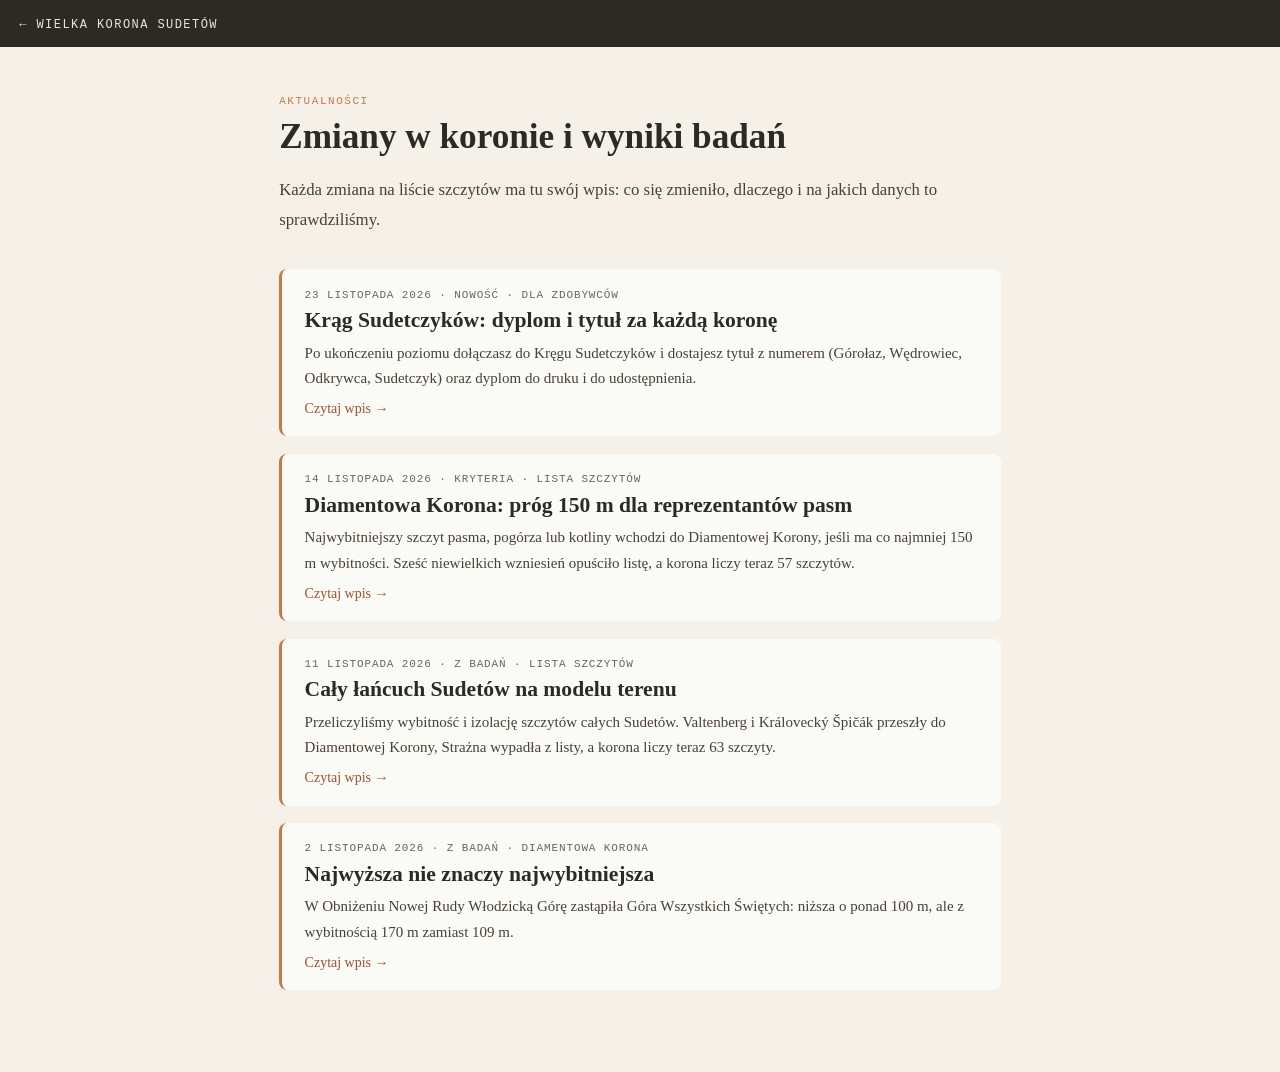
<file: aktualnosci/index.html>
<!DOCTYPE html>
<html lang="pl">
<head>
<meta charset="UTF-8">
<meta name="viewport" content="width=device-width, initial-scale=1.0">
<title>Aktualności · Wielka Korona Sudetów</title>
<meta name="description" content="Aktualności i wyniki badań projektu Wielka Korona Sudetów: zmiany na liście szczytów i ich uzasadnienie.">
<meta name="author" content="Wojciech Rogala">
<link rel="canonical" href="https://viasudetica.eu/aktualnosci/">
<meta property="og:type" content="website">
<meta property="og:site_name" content="Wielka Korona Sudetów">
<meta property="og:title" content="Aktualności · Wielka Korona Sudetów">
<meta property="og:url" content="https://viasudetica.eu/aktualnosci/">
<meta property="og:image" content="https://viasudetica.eu/hero.jpg">
<meta property="og:locale" content="pl_PL">
<style>
:root {
  --stone:#2C2A25; --bark:#4A4035; --moss:#5C6B3A; --lichen:#8A9E5A;
  --cream:#F5F0E8; --parchment:#EDE6D6; --fog:#D4CCBA; --rust:#A0522D;
  --clay:#C47A45; --snow:#FAFAF7; --muted:#6b6459;
  --serif:Georgia, serif; --mono:'Courier New', monospace;
}
* { box-sizing:border-box; }
body { margin:0; background:var(--cream); color:var(--stone); font-family:var(--serif); }
a { color:var(--rust); }
.top { background:var(--stone); padding:0.9rem 1.2rem; }
.top a { color:var(--parchment); text-decoration:none; font-family:var(--mono); font-size:12px; letter-spacing:.12em; text-transform:uppercase; }
main { max-width:760px; margin:0 auto; padding:3rem 1.2rem 4rem; }
.label { font-family:var(--mono); font-size:11px; letter-spacing:.14em; text-transform:uppercase; color:var(--clay); }
h1 { font-size:2.2rem; line-height:1.2; margin:0.6rem 0 0.8rem; }
.intro { font-size:1.05rem; line-height:1.75; color:var(--bark); margin-bottom:2.2rem; }
.post { display:block; background:var(--snow); border-radius:8px; border-left:3px solid var(--clay); padding:1.2rem 1.4rem; margin-bottom:1.1rem; text-decoration:none; color:inherit; }
.post:hover { background:#fff; }
.post .meta { font-family:var(--mono); font-size:11px; letter-spacing:.08em; text-transform:uppercase; color:var(--muted); }
.post h2 { font-size:1.35rem; line-height:1.3; margin:0.35rem 0 0.4rem; color:var(--stone); }
.post p { margin:0; font-size:15px; line-height:1.7; color:var(--bark); }
.post .more { display:inline-block; margin-top:0.6rem; color:var(--rust); font-size:14px; }
@media (max-width:640px) { h1 { font-size:1.7rem; } }
</style>
</head>
<body>
<div class="top"><a href="https://viasudetica.eu/">← Wielka Korona Sudetów</a></div>
<main>
  <div class="label">Aktualności</div>
  <h1>Zmiany w koronie i wyniki badań</h1>
  <p class="intro">Każda zmiana na liście szczytów ma tu swój wpis: co się zmieniło, dlaczego i na jakich danych to sprawdziliśmy.</p>

  <!-- nowe wpisy dopisywać na górze -->
  <a class="post" href="krag-sudetczykow.html">
    <div class="meta">23 listopada 2026 · Nowość · Dla zdobywców</div>
    <h2>Krąg Sudetczyków: dyplom i tytuł za każdą koronę</h2>
    <p>Po ukończeniu poziomu dołączasz do Kręgu Sudetczyków i dostajesz tytuł z numerem (Górołaz, Wędrowiec, Odkrywca, Sudetczyk) oraz dyplom do druku i do udostępnienia.</p>
    <span class="more">Czytaj wpis →</span>
  </a>
  <a class="post" href="diamentowa-korona-150-m.html">
    <div class="meta">14 listopada 2026 · Kryteria · Lista szczytów</div>
    <h2>Diamentowa Korona: próg 150 m dla reprezentantów pasm</h2>
    <p>Najwybitniejszy szczyt pasma, pogórza lub kotliny wchodzi do Diamentowej Korony, jeśli ma co najmniej 150 m wybitności. Sześć niewielkich wzniesień opuściło listę, a korona liczy teraz 57 szczytów.</p>
    <span class="more">Czytaj wpis →</span>
  </a>
  <a class="post" href="sudety-na-modelu-terenu.html">
    <div class="meta">11 listopada 2026 · Z badań · Lista szczytów</div>
    <h2>Cały łańcuch Sudetów na modelu terenu</h2>
    <p>Przeliczyliśmy wybitność i izolację szczytów całych Sudetów. Valtenberg i Královecký Špičák przeszły do Diamentowej Korony, Strażna wypadła z listy, a korona liczy teraz 63 szczyty.</p>
    <span class="more">Czytaj wpis →</span>
  </a>
  <a class="post" href="gora-wszystkich-swietych.html">
    <div class="meta">2 listopada 2026 · Z badań · Diamentowa Korona</div>
    <h2>Najwyższa nie znaczy najwybitniejsza</h2>
    <p>W Obniżeniu Nowej Rudy Włodzicką Górę zastąpiła Góra Wszystkich Świętych: niższa o ponad 100 m, ale z wybitnością 170 m zamiast 109 m.</p>
    <span class="more">Czytaj wpis →</span>
  </a>
</main>
</body>
</html>
</file>
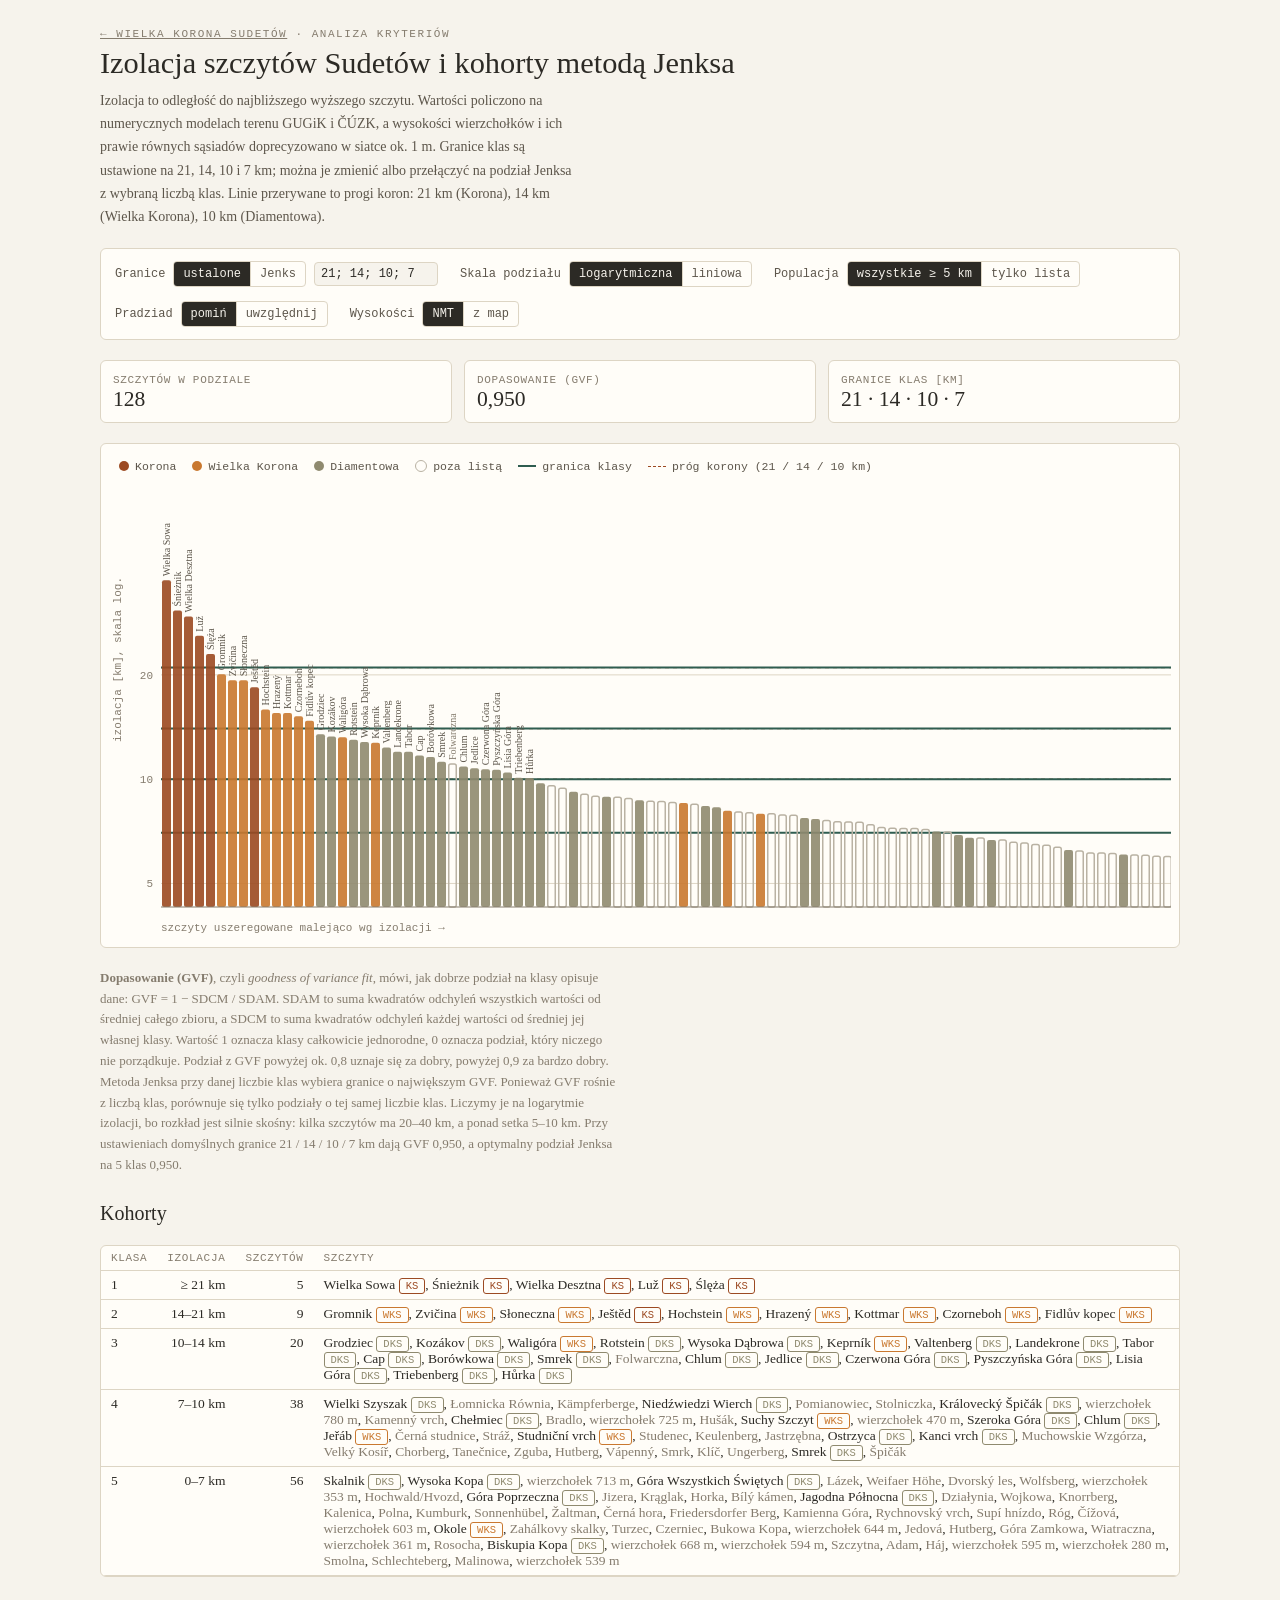
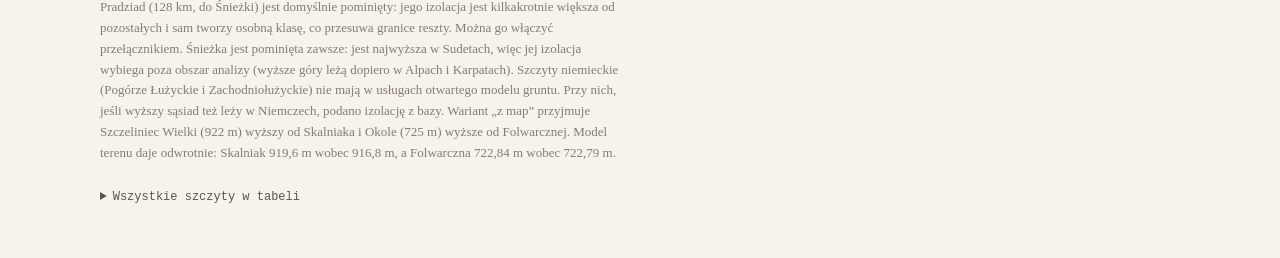
<file: izolacja.html>
<!DOCTYPE html>
<html lang="pl">
<head>
<meta charset="UTF-8">
<meta name="viewport" content="width=device-width, initial-scale=1.0">
<meta name="description" content="Izolacja szczytów Sudetów policzona na numerycznym modelu terenu GUGiK i ČÚZK, z podziałem na kohorty metodą Jenksa i progami Korony, Wielkiej Korony i Diamentowej Korony Sudetów.">
<meta name="author" content="Wojciech Rogala">
<link rel="canonical" href="https://viasudetica.eu/izolacja.html">
<style>html{-webkit-text-size-adjust:100%}body{margin:0;font-size:14px}:root{padding-top:env(safe-area-inset-top,0px);padding-bottom:env(safe-area-inset-bottom,0px)}[hidden]{display:none!important}</style>
<title>Izolacja szczytów Sudetów · Wielka Korona Sudetów</title>
<style>
/* Układ: jedna kolumna — nagłówek, pasek sterowania, wykres rangowy (izolacja, skala log.), tabela kohort, tabela szczytów */
:root {
  --bg:#f6f3ec; --panel:#fffdf8; --ink:#2c2a25; --ink2:#5d564b; --muted:#857c6e; --rule:#ddd5c4;
  --ks:#9c4a22; --wks:#c9782f; --dks:#8f8a6f; --none:#b9b2a3;
  --brk:#2f5d50; --thr:#9c4a22;
  --serif:Georgia,"Times New Roman",serif; --mono:"Courier New",ui-monospace,monospace;
}
@media (prefers-color-scheme: dark) { :root:not([data-theme="light"]) {
  --bg:#1b1a17; --panel:#24221e; --ink:#efeae0; --ink2:#c8c0b2; --muted:#9a9285; --rule:#3a372f;
  --ks:#e0855a; --wks:#e6a861; --dks:#b5ae90; --none:#6d675c; --brk:#7cc3ad; --thr:#e0855a; color-scheme:dark } }
:root[data-theme="dark"] {
  --bg:#1b1a17; --panel:#24221e; --ink:#efeae0; --ink2:#c8c0b2; --muted:#9a9285; --rule:#3a372f;
  --ks:#e0855a; --wks:#e6a861; --dks:#b5ae90; --none:#6d675c; --brk:#7cc3ad; --thr:#e0855a; color-scheme:dark }
body { background:var(--bg); color:var(--ink); font-family:var(--serif); }
.wrap { max-width:1080px; margin:0 auto; padding-block:28px 48px; padding-left:max(16px,env(safe-area-inset-left,0px)); padding-right:max(16px,env(safe-area-inset-right,0px)); display:grid; gap:20px; }
.eyebrow { font-family:var(--mono); font-size:11px; letter-spacing:.14em; text-transform:uppercase; color:var(--muted); }
h1 { font-size:1.9rem; line-height:1.2; margin:.3rem 0 .5rem; text-wrap:balance; font-weight:normal; }
p { line-height:1.65; max-width:68ch; margin:0; color:var(--ink2); }
.controls { display:flex; flex-wrap:wrap; gap:14px 22px; align-items:center; background:var(--panel); border:1px solid var(--rule); border-radius:6px; padding:12px 14px; }
.ctl { display:flex; gap:8px; align-items:center; font-family:var(--mono); font-size:12px; color:var(--ink2); }
.seg { display:inline-flex; border:1px solid var(--rule); border-radius:4px; overflow:hidden; }
.seg button { font:inherit; background:transparent; color:var(--ink2); border:0; padding:5px 9px; cursor:pointer; }
.seg button + button { border-left:1px solid var(--rule); }
.seg button[aria-pressed="true"] { background:var(--ink); color:var(--bg); }
button:focus-visible, input:focus-visible { outline:2px solid var(--brk); outline-offset:2px; }
input[type=range] { accent-color:var(--brk); width:110px; }
.wrap > * { min-width:0; }
[hidden] { display:none !important; }
.chartbox { background:var(--panel); border:1px solid var(--rule); border-radius:6px; padding:12px 8px 6px; position:relative; }
.chartscroll { overflow-x:auto; }
svg { display:block; }
.legend { display:flex; flex-wrap:wrap; gap:6px 16px; font-family:var(--mono); font-size:11.5px; color:var(--ink2); padding:4px 10px 8px; }
.legend span { display:inline-flex; align-items:center; gap:6px; }
.sw { width:10px; height:10px; border-radius:50%; display:inline-block; }
.ln { width:18px; height:0; border-top:2px solid var(--brk); display:inline-block; }
.ln.d { border-top:1.5px dashed var(--thr); }
#tip { position:absolute; pointer-events:none; background:var(--ink); color:var(--bg); font-family:var(--mono); font-size:12px; line-height:1.5; padding:7px 9px; border-radius:4px; max-width:270px; opacity:0; transition:opacity .1s; }
.stats { display:grid; grid-template-columns:repeat(auto-fit,minmax(200px,1fr)); gap:12px; }
.stat { background:var(--panel); border:1px solid var(--rule); border-radius:6px; padding:10px 12px; }
.stat b { display:block; font-size:1.35rem; font-weight:normal; font-variant-numeric:tabular-nums; }
.stat small { font-family:var(--mono); font-size:11px; color:var(--muted); letter-spacing:.06em; text-transform:uppercase; }
h2 { font-size:1.25rem; font-weight:normal; margin:.4rem 0 0; }
.tbl { overflow-x:auto; background:var(--panel); border:1px solid var(--rule); border-radius:6px; }
table { border-collapse:collapse; width:100%; font-size:13.5px; }
th, td { text-align:left; padding:6px 10px; border-bottom:1px solid var(--rule); vertical-align:top; }
th { font-family:var(--mono); font-weight:normal; font-size:11px; letter-spacing:.06em; text-transform:uppercase; color:var(--muted); }
td.n { text-align:right; font-variant-numeric:tabular-nums; white-space:nowrap; }
.chip { font-family:var(--mono); font-size:10.5px; padding:1px 6px; border-radius:3px; border:1px solid var(--rule); white-space:nowrap; }
.chip.KS { border-color:var(--ks); color:var(--ks); } .chip.WKS { border-color:var(--wks); color:var(--wks); } .chip.DKS { border-color:var(--dks); color:var(--dks); }
.note { font-size:13px; color:var(--muted); line-height:1.6; max-width:80ch; }
details summary { cursor:pointer; font-family:var(--mono); font-size:12px; color:var(--ink2); padding:6px 0; }
@media (max-width:560px) { h1 { font-size:1.5rem; } }
</style>
</head>
<body>
<div class="wrap">
  <header>
    <div class="eyebrow"><a href="./" style="color:inherit">← Wielka Korona Sudetów</a> · analiza kryteriów</div>
    <h1>Izolacja szczytów Sudetów i kohorty metodą Jenksa</h1>
    <p>Izolacja to odległość do najbliższego wyższego szczytu. Wartości policzono na numerycznych modelach terenu GUGiK i ČÚZK, a wysokości wierzchołków i ich prawie równych sąsiadów doprecyzowano w siatce ok. 1 m. Granice klas są ustawione na 21, 14, 10 i 7 km; można je zmienić albo przełączyć na podział Jenksa z wybraną liczbą klas. Linie przerywane to progi koron: 21 km (Korona), 14 km (Wielka Korona), 10 km (Diamentowa).</p>
  </header>

  <div class="controls" role="group" aria-label="Ustawienia podziału">
    <div class="ctl">Granice <span class="seg" id="mode"><button aria-pressed="true" data-v="manual">ustalone</button><button aria-pressed="false" data-v="jenks">Jenks</button></span>
      <input id="manual" type="text" value="21; 14; 10; 7" aria-label="Granice klas w km, rozdzielone średnikami" style="font:inherit;width:110px;padding:4px 6px;border:1px solid var(--rule);border-radius:4px;background:var(--bg);color:var(--ink)"></div>
    <div class="ctl" id="kctl" hidden><label for="k">Klasy</label><input id="k" type="range" min="2" max="7" value="5"><output id="kout">5</output></div>
    <div class="ctl">Skala podziału <span class="seg" id="scale"><button aria-pressed="true" data-v="log">logarytmiczna</button><button aria-pressed="false" data-v="lin">liniowa</button></span></div>
    <div class="ctl">Populacja <span class="seg" id="pop"><button aria-pressed="true" data-v="all">wszystkie ≥ 5 km</button><button aria-pressed="false" data-v="list">tylko lista</button></span></div>
    <div class="ctl">Pradziad <span class="seg" id="pr"><button aria-pressed="true" data-v="off">pomiń</button><button aria-pressed="false" data-v="on">uwzględnij</button></span></div>
    <div class="ctl">Wysokości <span class="seg" id="var"><button aria-pressed="true" data-v="a">NMT</button><button aria-pressed="false" data-v="b">z map</button></span></div>
  </div>

  <div class="stats" id="stats"></div>

  <div class="chartbox">
    <div class="legend" aria-hidden="true">
      <span><i class="sw" style="background:var(--ks)"></i>Korona</span>
      <span><i class="sw" style="background:var(--wks)"></i>Wielka Korona</span>
      <span><i class="sw" style="background:var(--dks)"></i>Diamentowa</span>
      <span><i class="sw" style="background:transparent;border:1.5px solid var(--none)"></i>poza listą</span>
      <span><i class="ln"></i>granica klasy</span>
      <span><i class="ln d"></i>próg korony (21 / 14 / 10 km)</span>
    </div>
    <div class="chartscroll"><svg id="chart" role="img" aria-label="Izolacja szczytów uszeregowana malejąco, skala logarytmiczna, z granicami klas Jenksa"></svg></div>
    <div id="tip" role="status"></div>
  </div>

  <p class="note" id="gvf-note"><strong>Dopasowanie (GVF)</strong>, czyli <em>goodness of variance fit</em>, mówi, jak dobrze podział na klasy opisuje dane: GVF = 1 − SDCM / SDAM. SDAM to suma kwadratów odchyleń wszystkich wartości od średniej całego zbioru, a SDCM to suma kwadratów odchyleń każdej wartości od średniej jej własnej klasy. Wartość 1 oznacza klasy całkowicie jednorodne, 0 oznacza podział, który niczego nie porządkuje. Podział z GVF powyżej ok. 0,8 uznaje się za dobry, powyżej 0,9 za bardzo dobry. Metoda Jenksa przy danej liczbie klas wybiera granice o największym GVF. Ponieważ GVF rośnie z liczbą klas, porównuje się tylko podziały o tej samej liczbie klas. Liczymy je na logarytmie izolacji, bo rozkład jest silnie skośny: kilka szczytów ma 20–40 km, a ponad setka 5–10 km. Przy ustawieniach domyślnych granice 21 / 14 / 10 / 7 km dają GVF <span id="gvf-manual">0,950</span>, a optymalny podział Jenksa na 5 klas <span id="gvf-jenks">0,95</span>.</p>

  <h2>Kohorty</h2>
  <div class="tbl"><table id="classes"><thead><tr><th>Klasa</th><th class="n">Izolacja</th><th class="n">Szczytów</th><th>Szczyty</th></tr></thead><tbody></tbody></table></div>

  <p class="note">Pradziad (128 km, do Śnieżki) jest domyślnie pominięty: jego izolacja jest kilkakrotnie większa od pozostałych i sam tworzy osobną klasę, co przesuwa granice reszty. Można go włączyć przełącznikiem. Śnieżka jest pominięta zawsze: jest najwyższa w Sudetach, więc jej izolacja wybiega poza obszar analizy (wyższe góry leżą dopiero w Alpach i Karpatach). Szczyty niemieckie (Pogórze Łużyckie i Zachodniołużyckie) nie mają w usługach otwartego modelu gruntu. Przy nich, jeśli wyższy sąsiad też leży w Niemczech, podano izolację z bazy. Wariant „z map” przyjmuje Szczeliniec Wielki (922 m) wyższy od Skalniaka i Okole (725 m) wyższe od Folwarcznej. Model terenu daje odwrotnie: Skalniak 919,6 m wobec 916,8 m, a Folwarczna 722,84 m wobec 722,79 m.</p>

  <details>
    <summary>Wszystkie szczyty w tabeli</summary>
    <div class="tbl"><table id="all"><thead><tr><th>Szczyt</th><th>Korona</th><th>Pasmo</th><th class="n">Wys. [m]</th><th class="n">Wybitność [m]</th><th class="n">Izolacja [km]</th><th>Źródło</th></tr></thead><tbody></tbody></table></div>
  </details>
</div>
<script>
const DATA = [{"n":"Pradziad","t":"KS","h":1492,"iso":128.2,"src":"NMT; najbliższy wyższy szczyt: Śnieżka","pasmo":"Wysoki Jesionik","prom":983},{"n":"Wielka Desztna","t":"KS","h":1116,"iso":29.49,"src":"NMT (wierzchołek 50,30161 N 16,39784 E)","pasmo":"Góry Orlickie","prom":587},{"n":"Wielka Sowa","t":"KS","h":1016,"iso":37.49,"src":"NMT","pasmo":"Góry Sowie","prom":484},{"n":"Ślęża","t":"KS","h":717,"iso":22.97,"src":"NMT","pasmo":"Masyw Ślęży","prom":468},{"n":"Luž","t":"KS","h":793,"iso":25.96,"src":"NMT","pasmo":"Góry Łużyckie","prom":369},{"n":"Śnieżnik","t":"KS","h":1426,"iso":30.66,"src":"NMT","pasmo":"Masyw Śnieżnika","prom":662},{"n":"Ještěd","t":"KS","h":1012,"iso":18.41,"src":"NMT","pasmo":"Grzbiet Jesztedzko-Kozakowski","prom":512},{"n":"Suchy Szczyt","t":"WKS","h":995,"iso":8.53,"src":"NMT (wierzchołek 50,05081 N 16,69378 E)","pasmo":"Góry Orlickie","prom":435},{"n":"Studniční vrch","t":"WKS","h":992,"iso":7.94,"src":"NMT","pasmo":"Sokoli Grzbiet","prom":416},{"n":"Keprník","t":"WKS","h":1423,"iso":12.73,"src":"NMT","pasmo":"Wysoki Jesionik","prom":410},{"n":"Jeřáb","t":"WKS","h":1003,"iso":8.11,"src":"NMT; najbliższy wyższy wierzchołek 1074 m","pasmo":"Hanušovická vrchovina","prom":393},{"n":"Waligóra","t":"WKS","h":934,"iso":13.21,"src":"NMT","pasmo":"Góry Kamienne","prom":367},{"n":"Szczeliniec Wielki","t":"WKS","h":917,"iso":1.99,"src":"NMT","pasmo":"Góry Stołowe","prom":272,"iso_b":14.7},{"n":"Hrazený","t":"WKS","h":608,"iso":15.53,"src":"NMT","pasmo":"Pogórze Łużyckie","prom":161},{"n":"Hochstein","t":"WKS","h":449,"iso":15.9,"src":"baza (DE: brak NMT)","pasmo":"Pogórze Zachodniołużyckie","prom":159},{"n":"Valtenberg","t":"DKS","h":586,"iso":12.34,"src":"wysokość z bazy, sąsiad z NMT (Tanečnice)","pasmo":"Pogórze Łużyckie","prom":196},{"n":"Královecký Špičák","t":"DKS","h":881,"iso":8.9,"src":"NMT","pasmo":"Góry Kamienne","prom":340},{"n":"Czorneboh","t":"WKS","h":557,"iso":15.2,"src":"baza (DE: brak NMT)","pasmo":"Pogórze Łużyckie","prom":192},{"n":"Kottmar","t":"WKS","h":582,"iso":15.52,"src":"wysokość z bazy, sąsiad z NMT","pasmo":"Pogórze Łużyckie","prom":187},{"n":"Okole","t":"WKS","h":723,"iso":5.62,"src":"NMT","pasmo":"Góry Kaczawskie","prom":255,"iso_b":16.0},{"n":"Gromnik","t":"WKS","h":394,"iso":20.1,"src":"NMT","pasmo":"Wzgórza Niemczańsko-Strzelińskie","prom":135},{"n":"Fidlův kopec","t":"WKS","h":680,"iso":14.74,"src":"NMT; najbliższy wyższy wierzchołek 684 m","pasmo":"Niski Jesionik","prom":117},{"n":"Zvičina","t":"WKS","h":672,"iso":19.3,"src":"NMT; najbliższy wyższy wierzchołek 688 m","pasmo":"Podgórze Karkonoskie","prom":193},{"n":"Słoneczna","t":"WKS","h":802,"iso":19.29,"src":"NMT","pasmo":"Niski Jesionik","prom":168},{"n":"Szeroka Góra","t":"DKS","h":766,"iso":8.36,"src":"NMT","pasmo":"Góry Bardzkie","prom":293},{"n":"Góra Poprzeczna","t":"DKS","h":975,"iso":6.24,"src":"NMT; najbliższy wyższy wierzchołek 1045 m","pasmo":"Góry Złotogórskie","prom":258},{"n":"Jagodna Północna","t":"DKS","h":985,"iso":6.06,"src":"NMT","pasmo":"Góry Bystrzyckie","prom":247},{"n":"Wysoka Kopa","t":"DKS","h":1127,"iso":6.78,"src":"NMT; najbliższy wyższy wierzchołek 1218 m","pasmo":"Góry Izerskie","prom":240},{"n":"Skalnik","t":"DKS","h":944,"iso":6.9,"src":"NMT","pasmo":"Rudawy Janowickie","prom":220},{"n":"Chlum","t":"DKS","h":603,"iso":10.87,"src":"NMT","pasmo":"Pogórze Orlickie","prom":180},{"n":"Zadzierna","t":"DKS","h":724,"iso":2.75,"src":"NMT","pasmo":"Kotlina Kamiennogórska","prom":152},{"n":"Nowa Kopa","t":"DKS","h":555,"iso":4.96,"src":"NMT (wierzchołek 50,54294 N 16,43495 E)","pasmo":"Obniżenie Ścinawki (Kotlina Broumovska)","prom":119},{"n":"Kobyla","t":"DKS","h":574,"iso":4.61,"src":"NMT","pasmo":"Pogórze Opawskie","prom":174},{"n":"Boží hora","t":"DKS","h":527,"iso":3.76,"src":"NMT","pasmo":"Pogórze Żulowskie","prom":127},{"n":"Grodna","t":"DKS","h":489,"iso":2.01,"src":"NMT","pasmo":"Kotlina Jeleniogórska","prom":84},{"n":"Ostrzyca","t":"DKS","h":500,"iso":7.73,"src":"NMT","pasmo":"Pogórze Kaczawskie","prom":160},{"n":"Na Vyhlídce","t":"DKS","h":502,"iso":2.83,"src":"NMT","pasmo":"Pogórze Burgrabickie","prom":69},{"n":"Chlum","t":"DKS","h":345,"iso":8.3,"src":"baza (decyzja autora)","pasmo":"Pogórze Trszickie","prom":59},{"n":"Biskupia Kopa","t":"DKS","h":890,"iso":5.27,"src":"NMT","pasmo":"Góry Opawskie","prom":183},{"n":"Chełmiec","t":"DKS","h":850,"iso":8.69,"src":"NMT","pasmo":"Góry Wałbrzyskie","prom":301},{"n":"Smrek","t":"DKS","h":1126,"iso":7.06,"src":"NMT","pasmo":"Góry Izerskie","prom":184},{"n":"Landekrone","t":"DKS","h":419,"iso":12.0,"src":"baza (DE: brak NMT)","pasmo":"Kotlina Żytawska","prom":157},{"n":"Rotstein","t":"DKS","h":454,"iso":13.0,"src":"baza (DE: brak NMT)","pasmo":"Pogórze Wschodniołużyckie","prom":150},{"n":"Jedlice","t":"DKS","h":355,"iso":10.76,"src":"NMT","pasmo":"Wzgórza Strzegomskie","prom":121},{"n":"Wysoka Dąbrowa","t":"DKS","h":307,"iso":12.8,"src":"baza (DE: brak NMT)","pasmo":"Płaskowyż Budziszyński","prom":113},{"n":"Wielki Szyszak","t":"DKS","h":1509,"iso":9.74,"src":"NMT","pasmo":"Karkonosze","prom":332},{"n":"Kozákov","t":"DKS","h":745,"iso":13.27,"src":"NMT","pasmo":"Grzbiet Jesztedzko-Kozakowski","prom":295},{"n":"Niedźwiedzi Wierch","t":"DKS","h":1216,"iso":9.2,"src":"NMT","pasmo":"Wysoki Jesionik","prom":286},{"n":"Jawornik Wielki","t":"DKS","h":872,"iso":4.06,"src":"NMT","pasmo":"Góry Złote","prom":279},{"n":"Borówkowa","t":"DKS","h":900,"iso":11.59,"src":"NMT","pasmo":"Góry Złote","prom":236},{"n":"Kanci vrch","t":"DKS","h":607,"iso":7.67,"src":"NMT; najbliższy wyższy wierzchołek 618 m","pasmo":"Zábřežská vrchovina","prom":207},{"n":"Tabor","t":"DKS","h":683,"iso":11.99,"src":"NMT","pasmo":"Grzbiet Jesztedzko-Kozakowski","prom":207},{"n":"Cap","t":"DKS","h":786,"iso":11.7,"src":"NMT","pasmo":"Góry Stołowe","prom":231},{"n":"Smrek","t":"DKS","h":1124,"iso":11.22,"src":"NMT","pasmo":"Góry Izerskie","prom":184},{"n":"Lisia Góra","t":"DKS","h":612,"iso":10.45,"src":"NMT; najbliższy wyższy wierzchołek 615 m","pasmo":"Podgórze Karkonoskie","prom":178},{"n":"Grodziec","t":"DKS","h":382,"iso":13.48,"src":"NMT","pasmo":"Pogórze Kaczawskie","prom":128},{"n":"Czerwona Góra","t":"DKS","h":749,"iso":10.68,"src":"NMT","pasmo":"Niski Jesionik","prom":117},{"n":"Humrich","t":"DKS","h":510,"iso":4.31,"src":"NMT; najbliższy wyższy wierzchołek 522 m","pasmo":"Pogórze Izerskie","prom":124},{"n":"Triebenberg","t":"DKS","h":383,"iso":10.1,"src":"baza (DE: brak NMT)","pasmo":"Pogórze Zachodniołużyckie","prom":108},{"n":"Pyszczyńska Góra","t":"DKS","h":276,"iso":10.64,"src":"NMT","pasmo":"Równina Świdnicka","prom":90},{"n":"Hůrka","t":"DKS","h":530,"iso":10.08,"src":"NMT","pasmo":"Pogórze Witkowskie","prom":62},{"n":"Góra Wszystkich Świętych","t":"DKS","h":649,"iso":6.67,"src":"NMT","pasmo":"Obniżenie Nowej Rudy","prom":170},{"n":"wierzchołek 224 m","t":"","h":224,"iso":2.08,"src":"model powierzchni (DE)","pasmo":"Płaskowyż Budziszyński","prom":33},{"n":"Keulenberg","t":"","h":412,"iso":7.88,"src":"model powierzchni (DE)","pasmo":"Pogórze Zachodniołużyckie","prom":132},{"n":"wierzchołek 263 m","t":"","h":263,"iso":0.96,"src":"model powierzchni (DE)","pasmo":"Płaskowyż Budziszyński","prom":31},{"n":"wierzchołek 280 m","t":"","h":280,"iso":5.08,"src":"model powierzchni (DE)","pasmo":"Kotlina Żytawska","prom":56},{"n":"Chorberg","t":"","h":277,"iso":7.52,"src":"model powierzchni (DE)","pasmo":"Płaskowyż Budziszyński","prom":49},{"n":"wierzchołek 450 m","t":"","h":450,"iso":1.38,"src":"model powierzchni (DE)","pasmo":"Pogórze Zachodniołużyckie","prom":66},{"n":"wierzchołek 436 m","t":"","h":436,"iso":3.38,"src":"model powierzchni (DE)","pasmo":"Pogórze Zachodniołużyckie","prom":101},{"n":"wierzchołek 266 m","t":"","h":266,"iso":1.81,"src":"model powierzchni (DE)","pasmo":"Płaskowyż Budziszyński","prom":32},{"n":"Kämpferberge","t":"","h":424,"iso":9.41,"src":"model powierzchni (DE)","pasmo":"Pogórze Wschodniołużyckie","prom":158},{"n":"wierzchołek 329 m","t":"","h":329,"iso":2.72,"src":"NMT","pasmo":"Pogórze Kaczawskie","prom":42},{"n":"wierzchołek 404 m","t":"","h":404,"iso":4.67,"src":"model powierzchni (DE)","pasmo":"Pogórze Zachodniołużyckie","prom":96},{"n":"wierzchołek 333 m","t":"","h":333,"iso":1.7,"src":"NMT","pasmo":"Pogórze Izerskie","prom":60},{"n":"wierzchołek 335 m","t":"","h":335,"iso":3.05,"src":"NMT","pasmo":"Pogórze Kaczawskie","prom":56},{"n":"Hutberg","t":"","h":313,"iso":5.39,"src":"model powierzchni (DE)","pasmo":"Pogórze Zachodniołużyckie","prom":39},{"n":"wierzchołek 292 m","t":"","h":292,"iso":1.24,"src":"NMT","pasmo":"Pogórze Kaczawskie","prom":46},{"n":"wierzchołek 333 m","t":"","h":333,"iso":1.89,"src":"NMT","pasmo":"Pogórze Kaczawskie","prom":32},{"n":"wierzchołek 298 m","t":"","h":298,"iso":3.7,"src":"model powierzchni (DE)","pasmo":"Pogórze Zachodniołużyckie","prom":35},{"n":"Kamienna Góra","t":"","h":342,"iso":5.81,"src":"NMT","pasmo":"Pogórze Kaczawskie","prom":84},{"n":"Friedersdorfer Berg","t":"","h":407,"iso":5.83,"src":"model powierzchni (DE)","pasmo":"Pogórze Wschodniołużyckie","prom":92},{"n":"wierzchołek 453 m","t":"","h":453,"iso":4.87,"src":"model powierzchni (DE)","pasmo":"Pogórze Wschodniołużyckie","prom":135},{"n":"Weifaer Höhe","t":"","h":522,"iso":6.57,"src":"model powierzchni (DE)","pasmo":"Pogórze Łużyckie","prom":107},{"n":"Wiatraczna","t":"","h":437,"iso":5.37,"src":"NMT; najbliższy wyższy wierzchołek 454 m","pasmo":"Pogórze Izerskie","prom":59},{"n":"wierzchołek 373 m","t":"","h":373,"iso":0.64,"src":"NMT","pasmo":"Pogórze Izerskie","prom":46},{"n":"wierzchołek 317 m","t":"","h":317,"iso":4.75,"src":"model powierzchni (DE)","pasmo":"Pogórze Zachodniołużyckie","prom":37},{"n":"wierzchołek 504 m","t":"","h":504,"iso":4.68,"src":"model powierzchni (DE)","pasmo":"Pogórze Łużyckie","prom":105},{"n":"Rosocha","t":"","h":465,"iso":5.28,"src":"NMT","pasmo":"Pogórze Kaczawskie","prom":55},{"n":"wierzchołek 503 m","t":"","h":503,"iso":1.22,"src":"model powierzchni (DE)","pasmo":"Pogórze Łużyckie","prom":42},{"n":"wierzchołek 465 m","t":"","h":465,"iso":2.49,"src":"NMT","pasmo":"Pogórze Kaczawskie","prom":116},{"n":"Włócznik","t":"","h":387,"iso":4.75,"src":"NMT; najbliższy wyższy wierzchołek 397 m","pasmo":"Pogórze Izerskie","prom":65},{"n":"wierzchołek 467 m","t":"","h":467,"iso":4.06,"src":"NMT","pasmo":"Pogórze Kaczawskie","prom":54},{"n":"Wolfsberg","t":"","h":458,"iso":6.48,"src":"model powierzchni (DE)","pasmo":"Pogórze Wschodniołużyckie","prom":93},{"n":"wierzchołek 461 m","t":"","h":461,"iso":0.84,"src":"NMT","pasmo":"Pogórze Kaczawskie","prom":32},{"n":"Jastrzębna","t":"","h":468,"iso":7.87,"src":"NMT","pasmo":"Pogórze Kaczawskie","prom":113},{"n":"wierzchołek 285 m","t":"","h":285,"iso":2.19,"src":"NMT","pasmo":"Wzgórza Strzegomskie","prom":43},{"n":"wierzchołek 471 m","t":"","h":471,"iso":1.99,"src":"NMT","pasmo":"Pogórze Izerskie","prom":75},{"n":"Polna","t":"","h":479,"iso":5.95,"src":"NMT","pasmo":"Pogórze Izerskie","prom":78},{"n":"Muchowskie Wzgórza","t":"","h":475,"iso":7.6,"src":"NMT","pasmo":"Pogórze Kaczawskie","prom":102},{"n":"wierzchołek 468 m","t":"","h":468,"iso":1.48,"src":"NMT; najbliższy wyższy wierzchołek 475 m","pasmo":"Pogórze Izerskie","prom":31},{"n":"Knorrberg","t":"","h":384,"iso":5.99,"src":"model powierzchni (DE)","pasmo":"Pogórze Wschodniołużyckie","prom":73},{"n":"wierzchołek 483 m","t":"","h":483,"iso":4.62,"src":"NMT","pasmo":"Pogórze Izerskie","prom":78},{"n":"wierzchołek 509 m","t":"","h":509,"iso":3.56,"src":"NMT","pasmo":"Pogórze Łużyckie","prom":90},{"n":"wierzchołek 339 m","t":"","h":339,"iso":3.58,"src":"NMT; najbliższy wyższy wierzchołek 349 m","pasmo":"Pogórze Izerskie","prom":34},{"n":"Schlechteberg","t":"","h":493,"iso":5.04,"src":"model powierzchni (DE)","pasmo":"Pogórze Łużyckie","prom":91},{"n":"Ungerberg","t":"","h":553,"iso":7.16,"src":"model powierzchni (DE)","pasmo":"Pogórze Łużyckie","prom":138},{"n":"Hutberg","t":"","h":413,"iso":7.25,"src":"model powierzchni (DE)","pasmo":"Pogórze Zachodniołużyckie","prom":95},{"n":"wierzchołek 546 m","t":"","h":546,"iso":1.82,"src":"model powierzchni (DE)","pasmo":"Pogórze Łużyckie","prom":82},{"n":"Góra Zamkowa","t":"","h":444,"iso":5.39,"src":"NMT; najbliższy wyższy wierzchołek 455 m","pasmo":"Pogórze Izerskie","prom":70},{"n":"wierzchołek 492 m","t":"","h":492,"iso":2.11,"src":"NMT","pasmo":"Pogórze Izerskie","prom":48},{"n":"Wojkowa","t":"","h":504,"iso":6.03,"src":"NMT; najbliższy wyższy wierzchołek 509 m","pasmo":"Pogórze Izerskie","prom":95},{"n":"Grabowa","t":"","h":403,"iso":4.72,"src":"NMT; najbliższy wyższy wierzchołek 455 m","pasmo":"Pogórze Kaczawskie","prom":49},{"n":"wierzchołek 353 m","t":"","h":353,"iso":3.17,"src":"NMT","pasmo":"Wzgórza Strzegomskie","prom":109},{"n":"Sonnenhübel","t":"","h":486,"iso":5.85,"src":"model powierzchni (DE)","pasmo":"Pogórze Wschodniołużyckie","prom":156},{"n":"wierzchołek 487 m","t":"","h":487,"iso":3.95,"src":"NMT; najbliższy wyższy wierzchołek 490 m","pasmo":"Pogórze Izerskie","prom":44},{"n":"Tanečnice","t":"","h":599,"iso":7.51,"src":"NMT","pasmo":"Pogórze Łużyckie","prom":114},{"n":"wierzchołek 711 m","t":"","h":711,"iso":2.67,"src":"NMT","pasmo":"Góry Kaczawskie","prom":124},{"n":"wierzchołek 663 m","t":"","h":663,"iso":3.5,"src":"NMT","pasmo":"Góry Kaczawskie","prom":157},{"n":"Folwarczna","t":"","h":723,"iso":11.06,"src":"NMT","pasmo":"Góry Kaczawskie","prom":249,"iso_b":5.62},{"n":"wierzchołek 470 m","t":"","h":470,"iso":8.47,"src":"NMT","pasmo":"Kotlina Żytawska","prom":154},{"n":"wierzchołek 720 m","t":"","h":720,"iso":0.35,"src":"NMT; najbliższy wyższy wierzchołek 720 m","pasmo":"Góry Kaczawskie","prom":58},{"n":"Špičák","t":"","h":544,"iso":7.04,"src":"NMT","pasmo":"Pogórze Łużyckie","prom":157},{"n":"wierzchołek 670 m","t":"","h":670,"iso":3.08,"src":"NMT","pasmo":"Góry Kaczawskie","prom":166},{"n":"wierzchołek 670 m","t":"","h":670,"iso":1.23,"src":"NMT","pasmo":"Góry Kaczawskie","prom":49},{"n":"Turzec","t":"","h":685,"iso":5.56,"src":"NMT","pasmo":"Góry Kaczawskie","prom":155},{"n":"wierzchołek 676 m","t":"","h":676,"iso":4.99,"src":"NMT","pasmo":"Góry Kaczawskie","prom":192},{"n":"wierzchołek 586 m","t":"","h":586,"iso":2.51,"src":"NMT","pasmo":"Góry Łużyckie","prom":113},{"n":"wierzchołek 447 m","t":"","h":447,"iso":4.81,"src":"NMT","pasmo":"Pogórze Wałbrzyskie","prom":80},{"n":"wierzchołek 792 m","t":"","h":792,"iso":2.51,"src":"NMT","pasmo":"Góry Łużyckie","prom":366},{"n":"Krąglak","t":"","h":692,"iso":6.12,"src":"NMT","pasmo":"Góry Wałbrzyskie","prom":187},{"n":"Jizera","t":"","h":1122,"iso":6.2,"src":"NMT","pasmo":"Góry Izerskie","prom":226},{"n":"Studenec","t":"","h":737,"iso":7.94,"src":"NMT","pasmo":"Góry Łużyckie","prom":196},{"n":"Hochwald/Hvozd","t":"","h":749,"iso":6.36,"src":"NMT","pasmo":"Góry Łużyckie","prom":215},{"n":"Szczytna","t":"","h":462,"iso":5.19,"src":"NMT","pasmo":"Masyw Ślęży","prom":184},{"n":"wierzchołek 285 m","t":"","h":285,"iso":2.87,"src":"NMT","pasmo":"Równina Świdnicka","prom":35},{"n":"wierzchołek 1005 m","t":"","h":1005,"iso":4.79,"src":"NMT","pasmo":"Góry Izerskie","prom":52},{"n":"wierzchołek 859 m","t":"","h":859,"iso":4.05,"src":"NMT; najbliższy wyższy wierzchołek 884 m","pasmo":"Góry Izerskie","prom":72},{"n":"Czoło","t":"","h":876,"iso":4.82,"src":"NMT; najbliższy wyższy wierzchołek 1379 m","pasmo":"Karkonosze","prom":52},{"n":"Klíč","t":"","h":760,"iso":7.2,"src":"NMT","pasmo":"Góry Łużyckie","prom":197},{"n":"Vápenný","t":"","h":790,"iso":7.22,"src":"NMT","pasmo":"Grzbiet Jesztedzko-Kozakowski","prom":211},{"n":"wierzchołek 346 m","t":"","h":346,"iso":2.33,"src":"NMT","pasmo":"Wzgórza Niemczańsko-Strzelińskie","prom":54},{"n":"Zguba","t":"","h":428,"iso":7.38,"src":"NMT","pasmo":"Wzgórza Niemczańsko-Strzelińskie","prom":123},{"n":"Zarzycka Góra","t":"","h":326,"iso":4.92,"src":"NMT; najbliższy wyższy wierzchołek 344 m","pasmo":"Wzgórza Niemczańsko-Strzelińskie","prom":58},{"n":"Černá studnice","t":"","h":870,"iso":8.04,"src":"NMT","pasmo":"Góry Izerskie","prom":237},{"n":"wierzchołek 361 m","t":"","h":361,"iso":5.29,"src":"NMT","pasmo":"Wzgórza Niemczańsko-Strzelińskie","prom":65},{"n":"wierzchołek 358 m","t":"","h":358,"iso":1.55,"src":"NMT","pasmo":"Wzgórza Niemczańsko-Strzelińskie","prom":50},{"n":"Javorník","t":"","h":685,"iso":4.85,"src":"NMT; najbliższy wyższy wierzchołek 822 m","pasmo":"Grzbiet Jesztedzko-Kozakowski","prom":114},{"n":"wierzchołek 388 m","t":"","h":388,"iso":2.83,"src":"NMT","pasmo":"Wzgórza Niemczańsko-Strzelińskie","prom":48},{"n":"Róg","t":"","h":714,"iso":5.72,"src":"NMT","pasmo":"Góry Stołowe","prom":110},{"n":"wierzchołek 1036 m","t":"","h":1036,"iso":4.86,"src":"NMT","pasmo":"Karkonosze","prom":182},{"n":"wierzchołek 603 m","t":"","h":603,"iso":5.66,"src":"NMT","pasmo":"Góry Izerskie","prom":82},{"n":"wierzchołek 701 m","t":"","h":701,"iso":1.23,"src":"NMT","pasmo":"Góry Stołowe","prom":50},{"n":"Kopanina","t":"","h":657,"iso":3.76,"src":"NMT; najbliższy wyższy wierzchołek 679 m","pasmo":"Grzbiet Jesztedzko-Kozakowski","prom":90},{"n":"Černá hora","t":"","h":1300,"iso":5.84,"src":"NMT","pasmo":"Karkonosze","prom":216},{"n":"Dvorský les","t":"","h":1035,"iso":6.54,"src":"NMT","pasmo":"Karkonosze","prom":175},{"n":"Kalenica","t":"","h":964,"iso":5.98,"src":"NMT","pasmo":"Góry Sowie","prom":158},{"n":"wierzchołek 747 m","t":"","h":747,"iso":4.12,"src":"NMT","pasmo":"Góry Kamienne","prom":80},{"n":"wierzchołek 384 m","t":"","h":384,"iso":4.0,"src":"NMT","pasmo":"Wzgórza Niemczańsko-Strzelińskie","prom":64},{"n":"Działynia","t":"","h":473,"iso":6.04,"src":"NMT","pasmo":"Wzgórza Niemczańsko-Strzelińskie","prom":74},{"n":"wierzchołek 611 m","t":"","h":611,"iso":3.38,"src":"NMT","pasmo":"Podgórze Karkonoskie","prom":130},{"n":"wierzchołek 751 m","t":"","h":751,"iso":2.65,"src":"NMT","pasmo":"Góry Kamienne","prom":89},{"n":"Stolniczka","t":"","h":397,"iso":8.92,"src":"NMT; najbliższy wyższy wierzchołek 403 m","pasmo":"Wzgórza Niemczańsko-Strzelińskie","prom":85},{"n":"Malinowa","t":"","h":839,"iso":5.03,"src":"NMT","pasmo":"Góry Sowie","prom":121},{"n":"wierzchołek 385 m","t":"","h":385,"iso":1.38,"src":"NMT","pasmo":"Wzgórza Niemczańsko-Strzelińskie","prom":37},{"n":"wierzchołek 691 m","t":"","h":691,"iso":2.93,"src":"NMT","pasmo":"Góry Stołowe","prom":109},{"n":"wierzchołek 647 m","t":"","h":647,"iso":2.24,"src":"NMT","pasmo":"Obniżenie Nowej Rudy","prom":134},{"n":"Supí hnízdo","t":"","h":703,"iso":5.74,"src":"NMT","pasmo":"Góry Stołowe","prom":68},{"n":"Stráž","t":"","h":630,"iso":8.0,"src":"NMT","pasmo":"Podgórze Karkonoskie","prom":143},{"n":"wierzchołek 701 m","t":"","h":701,"iso":4.4,"src":"NMT","pasmo":"Góry Stołowe","prom":140},{"n":"wierzchołek 339 m","t":"","h":339,"iso":2.46,"src":"NMT; najbliższy wyższy wierzchołek 339 m","pasmo":"Wzgórza Niemczańsko-Strzelińskie","prom":40},{"n":"Žaltman","t":"","h":741,"iso":5.85,"src":"NMT","pasmo":"Góry Kamienne","prom":182},{"n":"wierzchołek 312 m","t":"","h":312,"iso":4.91,"src":"NMT","pasmo":"Wzgórza Niemczańsko-Strzelińskie","prom":46},{"n":"wierzchołek 535 m","t":"","h":535,"iso":2.53,"src":"NMT","pasmo":"Obniżenie Ścinawki (Kotlina Broumovska)","prom":121},{"n":"Pomianowiec","t":"","h":341,"iso":9.04,"src":"NMT","pasmo":"Wzgórza Niemczańsko-Strzelińskie","prom":52},{"n":"wierzchołek 326 m","t":"","h":326,"iso":1.63,"src":"NMT","pasmo":"Wzgórza Niemczańsko-Strzelińskie","prom":41},{"n":"Smrk","t":"","h":584,"iso":7.21,"src":"NMT; najbliższy wyższy wierzchołek 609 m","pasmo":"Podgórze Karkonoskie","prom":50},{"n":"Kumburk","t":"","h":638,"iso":5.88,"src":"NMT","pasmo":"Podgórze Karkonoskie","prom":137},{"n":"Ulanowicka Góra","t":"","h":283,"iso":4.37,"src":"NMT; najbliższy wyższy wierzchołek 284 m","pasmo":"Wzgórza Niemczańsko-Strzelińskie","prom":42},{"n":"Skalniak","t":"","h":920,"iso":1.98,"src":"NMT","pasmo":"Góry Stołowe","prom":255,"iso_b":1.99},{"n":"wierzchołek 490 m","t":"","h":490,"iso":3.05,"src":"NMT; najbliższy wyższy wierzchołek 500 m","pasmo":"Podgórze Karkonoskie","prom":54},{"n":"wierzchołek 353 m","t":"","h":353,"iso":6.45,"src":"NMT; najbliższy wyższy wierzchołek 367 m","pasmo":"Pogórze Burgrabickie","prom":67},{"n":"wierzchołek 855 m","t":"","h":855,"iso":1.44,"src":"NMT","pasmo":"Góry Bystrzyckie","prom":74},{"n":"Smolna","t":"","h":870,"iso":5.06,"src":"NMT","pasmo":"Góry Bystrzyckie","prom":115},{"n":"wierzchołek 1084 m","t":"","h":1084,"iso":4.95,"src":"NMT","pasmo":"Góry Orlickie","prom":96},{"n":"Łomnicka Równia","t":"","h":898,"iso":9.57,"src":"NMT","pasmo":"Góry Bystrzyckie","prom":144},{"n":"Bukowa Kopa","t":"","h":851,"iso":5.55,"src":"NMT","pasmo":"Góry Złote","prom":166},{"n":"wierzchołek 1102 m","t":"","h":1102,"iso":2.9,"src":"NMT","pasmo":"Góry Orlickie","prom":55},{"n":"wierzchołek 1205 m","t":"","h":1205,"iso":4.55,"src":"NMT","pasmo":"Masyw Śnieżnika","prom":152},{"n":"wierzchołek 923 m","t":"","h":923,"iso":4.01,"src":"NMT","pasmo":"Góry Złotogórskie","prom":149},{"n":"wierzchołek 1124 m","t":"","h":1124,"iso":1.82,"src":"NMT","pasmo":"Góry Złote","prom":35},{"n":"wierzchołek 997 m","t":"","h":997,"iso":2.61,"src":"NMT","pasmo":"Góry Orlickie","prom":70},{"n":"Czerniec","t":"","h":892,"iso":5.56,"src":"NMT; najbliższy wyższy wierzchołek 951 m","pasmo":"Góry Bystrzyckie","prom":200},{"n":"wierzchołek 1204 m","t":"","h":1204,"iso":2.1,"src":"NMT","pasmo":"Wysoki Jesionik","prom":89},{"n":"wierzchołek 1205 m","t":"","h":1205,"iso":3.6,"src":"NMT","pasmo":"Wysoki Jesionik","prom":211},{"n":"Adam","t":"","h":767,"iso":5.14,"src":"NMT","pasmo":"Góry Orlickie","prom":131},{"n":"wierzchołek 1344 m","t":"","h":1344,"iso":0.82,"src":"NMT","pasmo":"Wysoki Jesionik","prom":40},{"n":"wierzchołek 545 m","t":"","h":545,"iso":1.57,"src":"NMT","pasmo":"Pogórze Orlickie","prom":67},{"n":"wierzchołek 547 m","t":"","h":547,"iso":4.65,"src":"NMT","pasmo":"Pogórze Orlickie","prom":82},{"n":"wierzchołek 955 m","t":"","h":955,"iso":3.15,"src":"NMT","pasmo":"Hanušovická vrchovina","prom":89},{"n":"Háj","t":"","h":632,"iso":5.13,"src":"NMT; najbliższy wyższy wierzchołek 689 m","pasmo":"Hanušovická vrchovina","prom":160},{"n":"Kamenný vrch","t":"","h":964,"iso":8.79,"src":"NMT","pasmo":"Hanušovická vrchovina","prom":167},{"n":"wierzchołek 713 m","t":"","h":713,"iso":6.76,"src":"NMT","pasmo":"Niski Jesionik","prom":152},{"n":"wierzchołek 704 m","t":"","h":704,"iso":1.92,"src":"NMT","pasmo":"Niski Jesionik","prom":42},{"n":"wierzchołek 678 m","t":"","h":678,"iso":2.07,"src":"NMT","pasmo":"Niski Jesionik","prom":120},{"n":"wierzchołek 507 m","t":"","h":507,"iso":4.47,"src":"NMT","pasmo":"Hanušovická vrchovina","prom":117},{"n":"Lázek","t":"","h":715,"iso":6.67,"src":"NMT","pasmo":"Zábřežská vrchovina","prom":98},{"n":"wierzchołek 780 m","t":"","h":780,"iso":8.87,"src":"NMT","pasmo":"Niski Jesionik","prom":100},{"n":"wierzchołek 725 m","t":"","h":725,"iso":8.62,"src":"NMT","pasmo":"Niski Jesionik","prom":85},{"n":"wierzchołek 771 m","t":"","h":771,"iso":1.67,"src":"NMT","pasmo":"Niski Jesionik","prom":88},{"n":"wierzchołek 405 m","t":"","h":405,"iso":1.09,"src":"NMT","pasmo":"Pogórze Witkowskie","prom":34},{"n":"Bílý kámen","t":"","h":589,"iso":6.1,"src":"NMT","pasmo":"Hanušovická vrchovina","prom":142},{"n":"wierzchołek 569 m","t":"","h":569,"iso":1.83,"src":"NMT","pasmo":"Pogórze Witkowskie","prom":84},{"n":"wierzchołek 527 m","t":"","h":527,"iso":2.92,"src":"NMT","pasmo":"Pogórze Witkowskie","prom":54},{"n":"wierzchołek 594 m","t":"","h":594,"iso":2.46,"src":"NMT","pasmo":"Zábřežská vrchovina","prom":58},{"n":"wierzchołek 567 m","t":"","h":567,"iso":2.56,"src":"NMT","pasmo":"Pogórze Witkowskie","prom":33},{"n":"Úhorky","t":"","h":412,"iso":3.21,"src":"NMT; najbliższy wyższy wierzchołek 422 m","pasmo":"Pogórze Witkowskie","prom":60},{"n":"Bradlo","t":"","h":599,"iso":8.64,"src":"NMT","pasmo":"Hanušovická vrchovina","prom":169},{"n":"wierzchołek 651 m","t":"","h":651,"iso":3.86,"src":"NMT","pasmo":"Niski Jesionik","prom":40},{"n":"Rychnovský vrch","t":"","h":541,"iso":5.77,"src":"NMT; najbliższy wyższy wierzchołek 544 m","pasmo":"Pogórze Orlickie","prom":137},{"n":"wierzchołek 602 m","t":"","h":602,"iso":1.43,"src":"NMT","pasmo":"Zábřežská vrchovina","prom":50},{"n":"Okrouhlík","t":"","h":467,"iso":4.5,"src":"NMT; najbliższy wyższy wierzchołek 469 m","pasmo":"Pogórze Witkowskie","prom":45},{"n":"wierzchołek 668 m","t":"","h":668,"iso":5.26,"src":"NMT","pasmo":"Niski Jesionik","prom":86},{"n":"Dubina","t":"","h":552,"iso":4.9,"src":"NMT; najbliższy wyższy wierzchołek 589 m","pasmo":"Pogórze Orlickie","prom":168},{"n":"wierzchołek 582 m","t":"","h":582,"iso":3.1,"src":"NMT","pasmo":"Zábřežská vrchovina","prom":36},{"n":"wierzchołek 539 m","t":"","h":539,"iso":5.03,"src":"NMT; najbliższy wyższy wierzchołek 559 m","pasmo":"Pogórze Witkowskie","prom":48},{"n":"Čížová","t":"","h":582,"iso":5.68,"src":"NMT; najbliższy wyższy wierzchołek 588 m","pasmo":"Zábřežská vrchovina","prom":54},{"n":"wierzchołek 632 m","t":"","h":632,"iso":4.67,"src":"NMT","pasmo":"Niski Jesionik","prom":43},{"n":"wierzchołek 573 m","t":"","h":573,"iso":1.42,"src":"NMT","pasmo":"Zábřežská vrchovina","prom":36},{"n":"Horka","t":"","h":604,"iso":6.12,"src":"NMT","pasmo":"Pogórze Witkowskie","prom":56},{"n":"wierzchołek 433 m","t":"","h":433,"iso":1.94,"src":"NMT","pasmo":"Pogórze Witkowskie","prom":44},{"n":"wierzchołek 640 m","t":"","h":640,"iso":3.19,"src":"NMT","pasmo":"Niski Jesionik","prom":62},{"n":"wierzchołek 594 m","t":"","h":594,"iso":5.23,"src":"NMT","pasmo":"Pogórze Orlickie","prom":120},{"n":"wierzchołek 644 m","t":"","h":644,"iso":5.44,"src":"NMT; najbliższy wyższy wierzchołek 684 m","pasmo":"Niski Jesionik","prom":40},{"n":"Křížový vrch","t":"","h":642,"iso":1.04,"src":"NMT; najbliższy wyższy wierzchołek 642 m","pasmo":"Pogórze Witkowskie","prom":91},{"n":"Hušák","t":"","h":626,"iso":8.56,"src":"NMT","pasmo":"Pogórze Orlickie","prom":174},{"n":"Jedová","t":"","h":633,"iso":5.43,"src":"NMT","pasmo":"Niski Jesionik","prom":74},{"n":"wierzchołek 595 m","t":"","h":595,"iso":5.09,"src":"NMT","pasmo":"Pogórze Witkowskie","prom":46},{"n":"Zahálkovy skalky","t":"","h":610,"iso":5.57,"src":"NMT","pasmo":"Zábřežská vrchovina","prom":105},{"n":"wierzchołek 676 m","t":"","h":676,"iso":2.78,"src":"NMT","pasmo":"Niski Jesionik","prom":31},{"n":"wierzchołek 590 m","t":"","h":590,"iso":2.67,"src":"NMT; najbliższy wyższy wierzchołek 595 m","pasmo":"Pogórze Orlickie","prom":98},{"n":"Velký Kosíř","t":"","h":442,"iso":7.53,"src":"NMT","pasmo":"Zábřežská vrchovina","prom":129},{"n":"wierzchołek 320 m","t":"","h":320,"iso":3.04,"src":"NMT; najbliższy wyższy wierzchołek 321 m","pasmo":"Pogórze Trszickie","prom":41}];
const TIER = {KS:'Korona', WKS:'Wielka Korona', DKS:'Diamentowa', '':'poza listą'};
const st = { k:5, scale:'log', pop:'all', v:'a', pr:'off', mode:'manual' };
const css = n => getComputedStyle(document.documentElement).getPropertyValue(n).trim();
const r1 = x => Math.round(x * 10) / 10; // granice ustalone porównujemy z wartością zaokrągloną do 0,1 km, tak jak jest pokazywana
const fmt = (x, d=1) => x.toLocaleString('pl-PL', {minimumFractionDigits:d, maximumFractionDigits:d});

function jenks(vals, k) { // Fisher-Jenks, vals rosnąco; zwraca indeksy początków klas
  const n = vals.length, mat1 = [], mat2 = [];
  for (let i = 0; i <= n; i++) { mat1.push(new Array(k+1).fill(0)); mat2.push(new Array(k+1).fill(Infinity)); }
  for (let j = 1; j <= k; j++) { mat1[1][j] = 1; mat2[1][j] = 0; }
  for (let l = 2; l <= n; l++) {
    let s1 = 0, s2 = 0, w = 0, v = 0;
    for (let m = 1; m <= l; m++) {
      const i3 = l - m + 1, val = vals[i3-1];
      s2 += val*val; s1 += val; w++; v = s2 - s1*s1/w;
      const i4 = i3 - 1;
      if (i4 !== 0) for (let j = 2; j <= k; j++) if (mat2[l][j] >= v + mat2[i4][j-1]) { mat1[l][j] = i3; mat2[l][j] = v + mat2[i4][j-1]; }
    }
    mat1[l][1] = 1; mat2[l][1] = v;
  }
  const starts = []; let kk = n;
  for (let j = k; j >= 1; j--) { const id = mat1[kk][j] - 1; starts.unshift(id); kk = id; }
  return { starts, sdcm: mat2[n][k] };
}

function current() {
  return DATA.map(d => ({...d, x: st.v === 'b' && d.iso_b != null ? d.iso_b : d.iso}))
    .filter(d => (st.pop === 'list' ? d.t : d.x >= 5) && (st.pr === 'on' || d.n !== 'Pradziad'))
    .sort((a, b) => b.x - a.x);
}

function render() {
  const rows = current();
  const asc = rows.map(d => d.x).reverse();
  const tv = asc.map(x => st.scale === 'log' ? Math.log(x) : x);
  const T = x => st.scale === 'log' ? Math.log(x) : x;
  const mean = tv.reduce((a, b) => a + b, 0) / tv.length, sdam = tv.reduce((a, b) => a + (b-mean)**2, 0);
  let cls, breaks, sdcm;
  document.getElementById('kctl').hidden = st.mode !== 'jenks';
  document.getElementById('manual').hidden = st.mode !== 'manual';
  if (st.mode === 'jenks') {
    const k = Math.min(st.k, rows.length), r = jenks(tv, k); sdcm = r.sdcm;
    cls = r.starts.map((s, i) => ({ lo: asc[s], hi: asc[(r.starts[i+1] ?? asc.length) - 1], n: (r.starts[i+1] ?? asc.length) - s })).reverse();
    breaks = cls.slice(0, -1).map((c, i) => ({ y: Math.sqrt(c.lo * cls[i+1].hi), label: `${fmt(cls[i+1].hi)} | ${fmt(c.lo)} km` }));
  } else {
    const b = document.getElementById('manual').value.split(/[;\s]+/).map(v => parseFloat(v.replace(',', '.'))).filter(v => v > 0).sort((a, c) => c - a);
    const edges = [Infinity, ...b, 0];
    cls = edges.slice(0, -1).map((top, i) => { const m = rows.filter(d => r1(d.x) < top && r1(d.x) >= edges[i+1]); return { n: m.length, lo: m.length ? Math.min(...m.map(d => d.x)) : NaN, hi: m.length ? Math.max(...m.map(d => d.x)) : NaN, from: edges[i+1], to: top }; });
    sdcm = cls.reduce((acc, c) => { const v = rows.filter(d => r1(d.x) < c.to && r1(d.x) >= c.from).map(d => T(d.x)); if (!v.length) return acc; const mc = v.reduce((a, x) => a + x, 0) / v.length; return acc + v.reduce((a, x) => a + (x - mc)**2, 0); }, 0);
    breaks = b.map(v => ({ y: v, label: `${fmt(v, Number.isInteger(v) ? 0 : 1)} km` }));
  }
  const gvf = 1 - sdcm / sdam;
  rows.forEach(d => { d.c = st.mode === 'jenks' ? cls.findIndex(c => d.x >= c.lo && d.x <= c.hi) : cls.findIndex(c => r1(d.x) < c.to && r1(d.x) >= c.from); });

  document.getElementById('stats').innerHTML = [
    ['Szczytów w podziale', rows.length],
    ['Dopasowanie (GVF)', fmt(gvf, 3)],
    ['Granice klas [km]', breaks.map(b => b.label.replace(' km', '')).join(' · ')],
  ].map(([a, b]) => `<div class="stat"><small>${a}</small><b>${b}</b></div>`).join('');

  drawChart(rows, breaks);
  const tb = document.querySelector('#classes tbody');
  tb.innerHTML = cls.map((c, i) => {
    const m = rows.filter(d => d.c === i);
    const range = st.mode === 'jenks' ? `${fmt(c.lo)}–${fmt(c.hi)} km` : (c.to === Infinity ? `≥ ${fmt(c.from, 0)} km` : `${fmt(c.from, 0)}–${fmt(c.to, 0)} km`);
    return `<tr><td>${i+1}</td><td class="n">${range}</td><td class="n">${c.n}</td><td>${m.map(d => d.t ? `${d.n} <span class="chip ${d.t}">${d.t}</span>` : `<span style="color:var(--muted)">${d.n}</span>`).join(', ')}</td></tr>`;
  }).join('');
  document.querySelector('#all tbody').innerHTML = rows.map(d =>
    `<tr><td>${d.n}</td><td>${d.t ? `<span class="chip ${d.t}">${TIER[d.t]}</span>` : ''}</td><td>${d.pasmo}</td><td class="n">${d.h}</td><td class="n">${d.prom}</td><td class="n">${fmt(d.x, 2)}</td><td>${d.src}${d.iso_b != null ? ' · wariant zależny od wysokości' : ''}</td></tr>`).join('');
}

function drawChart(rows, breaks) {
  const svg = document.getElementById('chart');
  const H = 460, m = { l: 52, r: 16, t: 92, b: 34 }, W = Math.max(640, rows.length * 11 + m.l + m.r);
  svg.setAttribute('viewBox', `0 0 ${W} ${H}`); svg.setAttribute('width', W); svg.setAttribute('height', H);
  const xmax = rows[0].x, xmin = Math.min(...rows.map(d => d.x));
  const y0 = Math.log(Math.max(1, xmin * 0.85)), y1 = Math.log(xmax * 1.05);
  const Y = v => m.t + (H - m.t - m.b) * (1 - (Math.log(v) - y0) / (y1 - y0));
  const bw = (W - m.l - m.r) / rows.length, X = i => m.l + bw * (i + 0.5);
  const ink2 = css('--ink2'), rule = css('--rule'), muted = css('--muted'), brk = css('--brk'), thr = css('--thr');
  const col = { KS: css('--ks'), WKS: css('--wks'), DKS: css('--dks'), '': css('--none') };
  let s = '';
  [1, 2, 5, 10, 20, 50, 100].filter(v => v >= Math.exp(y0) && v <= Math.exp(y1)).forEach(v => {
    s += `<line x1="${m.l}" x2="${W - m.r}" y1="${Y(v)}" y2="${Y(v)}" stroke="${rule}" stroke-width="1"/>`;
    s += `<text x="${m.l - 8}" y="${Y(v) + 4}" text-anchor="end" font-family="Courier New,monospace" font-size="11" fill="${muted}">${v}</text>`;
  });
  s += `<text x="12" y="${m.t + 4}" font-family="Courier New,monospace" font-size="11" fill="${muted}" transform="rotate(-90 12 ${m.t + 4})" text-anchor="end">izolacja [km], skala log.</text>`;
  [21, 14, 10].forEach(v => {
    if (v < Math.exp(y0)) return;
    s += `<line x1="${m.l}" x2="${W - m.r}" y1="${Y(v)}" y2="${Y(v)}" stroke="${thr}" stroke-width="1.2" stroke-dasharray="4 4" opacity=".75"/>`;
    s += `<text x="${W - m.r - 2}" y="${Y(v) - 4}" text-anchor="end" font-family="Courier New,monospace" font-size="10.5" fill="${thr}">próg ${v} km</text>`;
  });
  breaks.forEach((b, i) => {
    const yv = b.y;
    s += `<line x1="${m.l}" x2="${W - m.r}" y1="${Y(yv)}" y2="${Y(yv)}" stroke="${brk}" stroke-width="2"/>`;
    s += `<text x="${W - m.r - 2}" y="${Y(yv) + 14}" text-anchor="end" font-family="Courier New,monospace" font-size="11" font-weight="bold" fill="${brk}" stroke="${css('--panel')}" stroke-width="4" paint-order="stroke">granica: ${b.label}</text>`;
  });
  rows.forEach((d, i) => {
    const y = Y(d.x), base = H - m.b, w = Math.max(1.5, bw - 2);
    if (d.t) s += `<rect x="${X(i) - w / 2}" y="${y}" width="${w}" height="${base - y}" rx="${Math.min(2, w / 2)}" fill="${col[d.t]}" opacity=".9"/>`;
    else s += `<rect x="${X(i) - w / 2 + .75}" y="${y}" width="${w - 1.5}" height="${base - y}" rx="${Math.min(2, w / 2)}" fill="none" stroke="${col['']}" stroke-width="1.5"/>`;
  });
  // podpisy: szczyty powyżej najniższego progu, który przekracza ~14 km
  rows.forEach((d, i) => {
    if (d.x < 10) return;
    const y = Y(d.x) - 4, x = X(i) + 3.5;
    s += `<text x="${x}" y="${y}" font-family="Georgia,serif" font-size="10" fill="${d.t ? ink2 : muted}" transform="rotate(-90 ${x} ${y})">${d.n}</text>`;
  });
  s += `<line x1="${m.l}" x2="${W - m.r}" y1="${H - m.b}" y2="${H - m.b}" stroke="${muted}" stroke-width="1"/>`;
  s += `<text x="${m.l}" y="${H - 10}" font-family="Courier New,monospace" font-size="11" fill="${muted}">szczyty uszeregowane malejąco wg izolacji →</text>`;
  rows.forEach((d, i) => { s += `<rect class="hit" data-i="${i}" x="${X(i) - bw / 2}" y="${m.t}" width="${bw}" height="${H - m.t - m.b}" fill="transparent"/>`; });
  svg.innerHTML = s;
  const tip = document.getElementById('tip'), box = svg.closest('.chartbox');
  svg.querySelectorAll('.hit').forEach(r => {
    r.addEventListener('mouseenter', e => {
      const d = rows[+r.dataset.i];
      tip.innerHTML = `<b>${d.n}</b>${d.t ? ' · ' + TIER[d.t] : ''}<br>izolacja ${fmt(d.x, 2)} km · klasa ${d.c + 1}<br>${d.h} m n.p.m. · wybitność ${d.prom} m<br>${d.pasmo}<br><span style="opacity:.75">${d.src}</span>`;
      tip.style.opacity = 1;
    });
    r.addEventListener('mousemove', e => {
      const b = box.getBoundingClientRect();
      let x = e.clientX - b.left + 14; if (x + 280 > b.width) x = e.clientX - b.left - 284;
      tip.style.left = Math.max(4, x) + 'px'; tip.style.top = (e.clientY - b.top + 12) + 'px';
    });
    r.addEventListener('mouseleave', () => tip.style.opacity = 0);
  });
}

function seg(id, key) {
  const el = document.getElementById(id);
  el.addEventListener('click', e => {
    const b = e.target.closest('button'); if (!b) return;
    el.querySelectorAll('button').forEach(x => x.setAttribute('aria-pressed', x === b));
    st[key] = b.dataset.v; render();
  });
}
seg('scale', 'scale'); seg('pop', 'pop'); seg('var', 'v'); seg('pr', 'pr'); seg('mode', 'mode');
document.getElementById('manual').addEventListener('input', render);
document.getElementById('k').addEventListener('input', e => { st.k = +e.target.value; document.getElementById('kout').textContent = st.k; render(); });
matchMedia('(prefers-color-scheme: dark)').addEventListener('change', render);
new MutationObserver(render).observe(document.documentElement, { attributes: true, attributeFilter: ['data-theme'] });
render();
(() => { // GVF dla ustawień domyślnych: granice ustalone vs optymalny Jenks (5 klas), skala log., populacja ≥ 5 km bez Pradziada
  const v = DATA.filter(d => d.iso >= 5 && d.n !== 'Pradziad').map(d => d.iso).sort((a, b) => a - b), t = v.map(Math.log);
  const mean = t.reduce((a, b) => a + b, 0) / t.length, sdam = t.reduce((a, b) => a + (b - mean) ** 2, 0);
  const edges = [Infinity, 21, 14, 10, 7, 0];
  let sdcm = 0;
  for (let i = 0; i < 5; i++) { const c = v.filter(x => r1(x) < edges[i] && r1(x) >= edges[i + 1]).map(Math.log); if (!c.length) continue; const m = c.reduce((a, b) => a + b, 0) / c.length; sdcm += c.reduce((a, b) => a + (b - m) ** 2, 0); }
  document.getElementById('gvf-manual').textContent = fmt(1 - sdcm / sdam, 3);
  document.getElementById('gvf-jenks').textContent = fmt(1 - jenks(t, 5).sdcm / sdam, 3);
})();
</script>

</body>
</html>
</file>
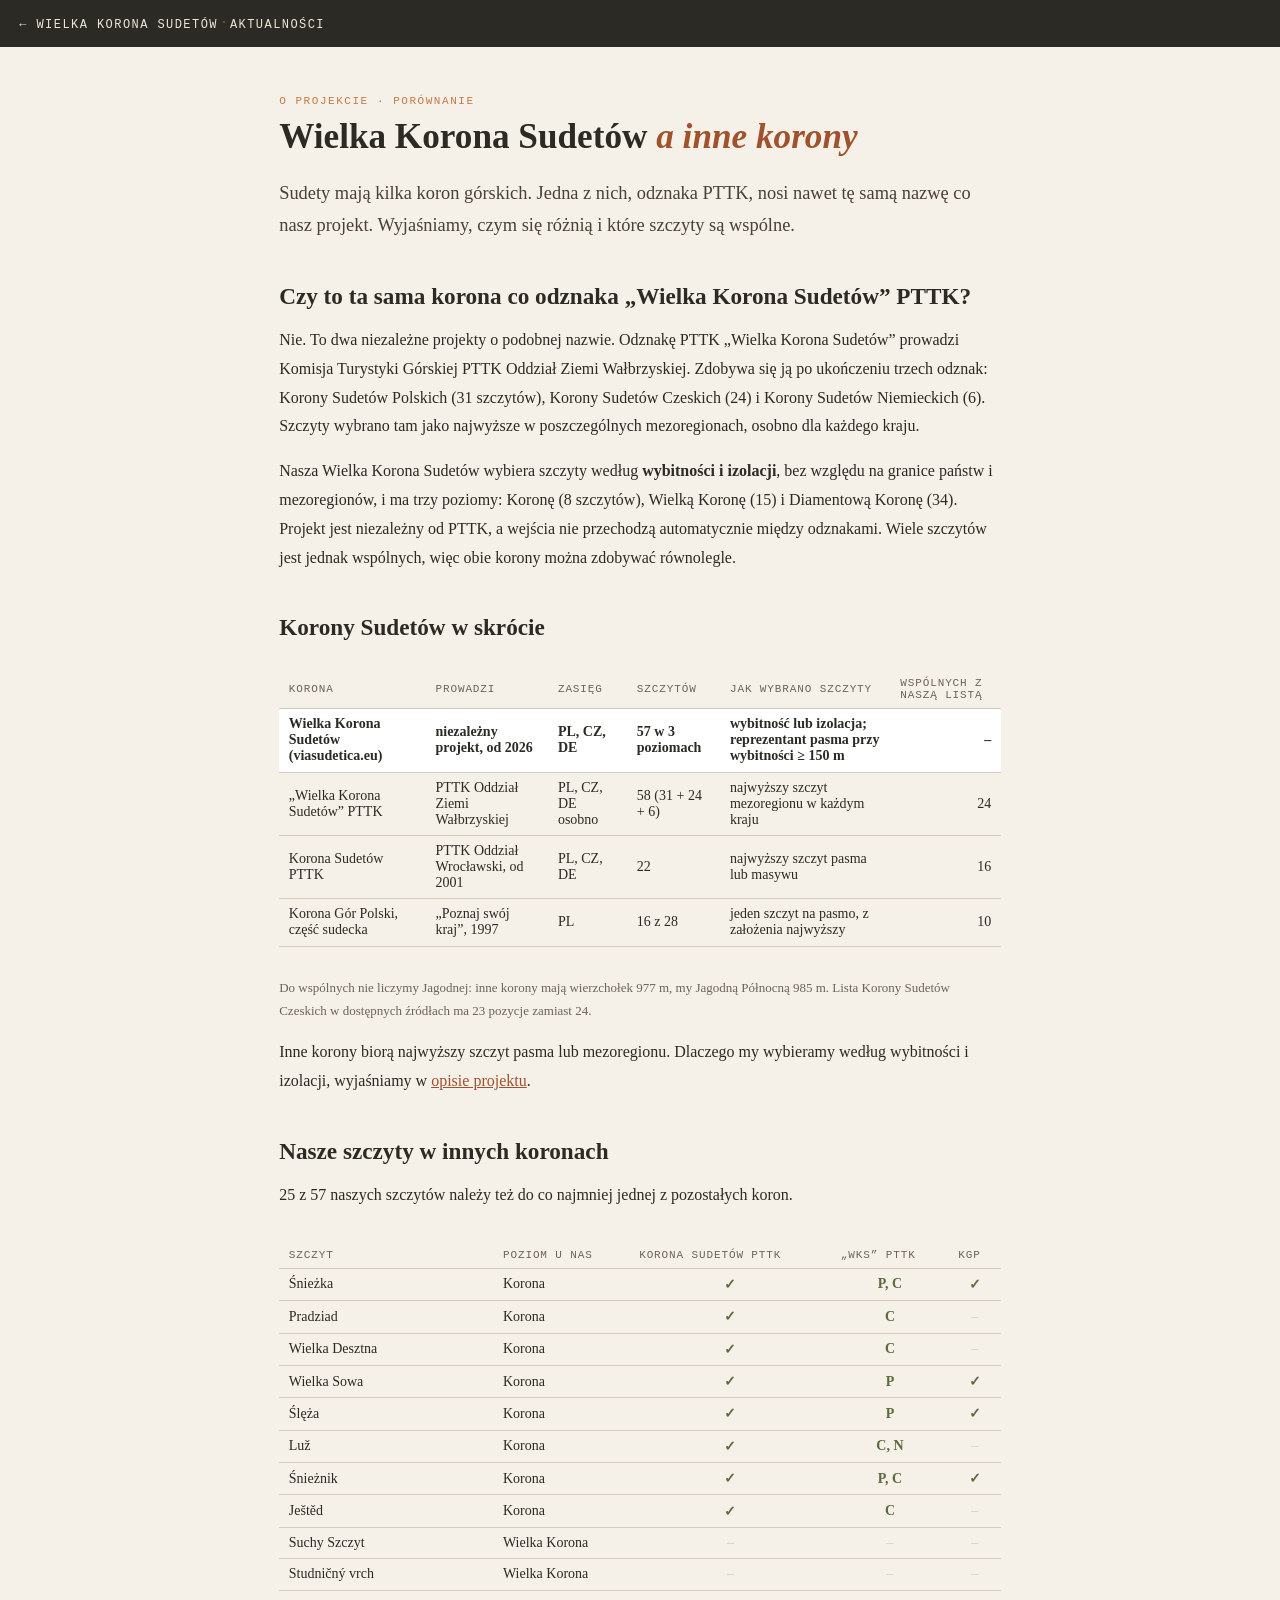
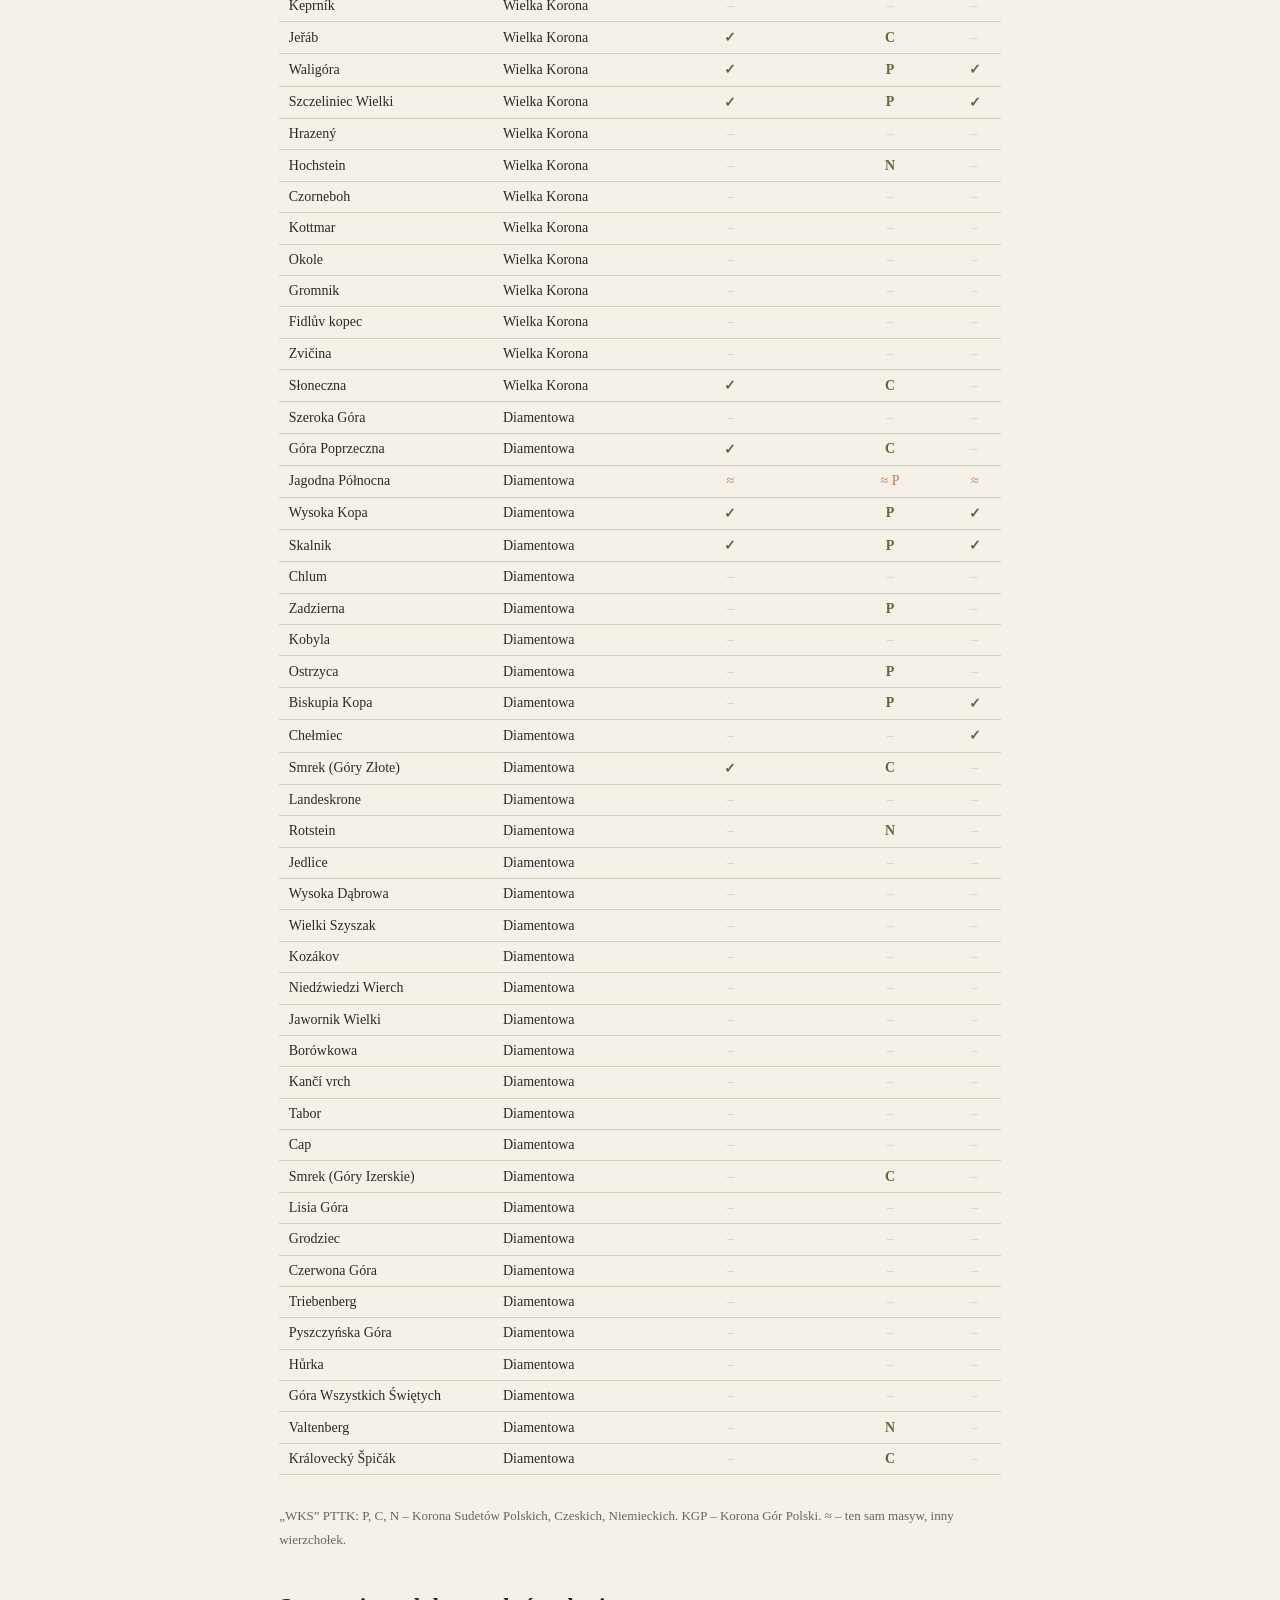
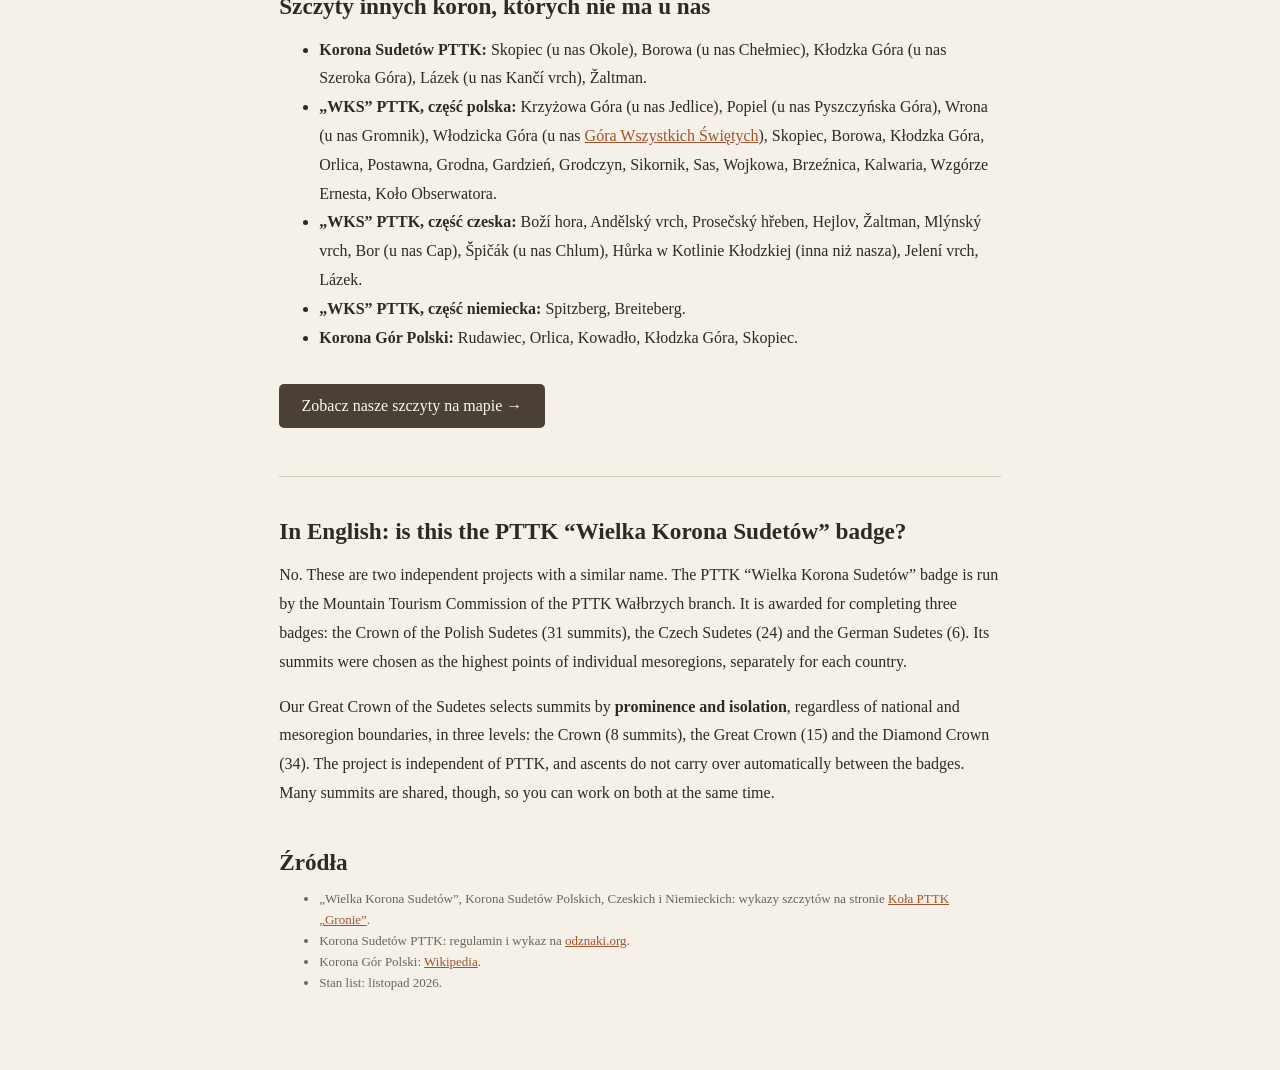
<file: korony-sudetow.html>
<!DOCTYPE html>
<html lang="pl">
<head>
<meta charset="UTF-8">
<meta name="viewport" content="width=device-width, initial-scale=1.0">
<title>Wielka Korona Sudetów a inne korony Sudetów: porównanie</title>
<meta name="description" content="Czym nasza Wielka Korona Sudetów różni się od odznaki PTTK o tej samej nazwie, Korony Sudetów PTTK i Korony Gór Polski: zasady wyboru i porównanie szczytów.">
<meta name="author" content="Wojciech Rogala">
<link rel="canonical" href="https://viasudetica.eu/korony-sudetow.html">
<meta property="og:type" content="article">
<meta property="og:site_name" content="Wielka Korona Sudetów">
<meta property="og:title" content="Wielka Korona Sudetów a inne korony Sudetów">
<meta property="og:description" content="Czym nasza Wielka Korona Sudetów różni się od odznaki PTTK o tej samej nazwie, Korony Sudetów PTTK i Korony Gór Polski: zasady wyboru i porównanie szczytów.">
<meta property="og:url" content="https://viasudetica.eu/korony-sudetow.html">
<meta property="og:image" content="https://viasudetica.eu/hero.jpg">
<meta property="og:locale" content="pl_PL">
<style>
:root {
  --stone:#2C2A25; --bark:#4A4035; --moss:#5C6B3A; --lichen:#8A9E5A;
  --cream:#F5F0E8; --parchment:#EDE6D6; --fog:#D4CCBA; --rust:#A0522D;
  --clay:#C47A45; --snow:#FAFAF7; --muted:#6b6459;
  --serif:Georgia, serif; --mono:'Courier New', monospace;
}
* { box-sizing:border-box; }
body { margin:0; background:var(--cream); color:var(--stone); font-family:var(--serif); }
a { color:var(--rust); }
.top { background:var(--stone); padding:0.9rem 1.2rem; }
.top a { color:var(--parchment); text-decoration:none; font-family:var(--mono); font-size:12px; letter-spacing:.12em; text-transform:uppercase; }
article { max-width:760px; margin:0 auto; padding:3rem 1.2rem 4rem; }
.label { font-family:var(--mono); font-size:11px; letter-spacing:.14em; text-transform:uppercase; color:var(--clay); }
h1 { font-size:2.2rem; line-height:1.2; margin:0.6rem 0 0.8rem; }
h1 em { color:var(--rust); }
.meta { font-family:var(--mono); font-size:12px; color:var(--muted); margin-bottom:2rem; }
.lead { font-size:1.15rem; line-height:1.75; color:var(--bark); }
h2 { font-size:1.45rem; margin:2.6rem 0 0.8rem; }
p, li { font-size:16px; line-height:1.8; }
.swap { display:grid; grid-template-columns:1fr auto 1fr; gap:1rem; align-items:stretch; margin:1.6rem 0; }
.swap .card { background:var(--snow); border-radius:8px; padding:1.1rem 1.2rem; border-left:3px solid var(--fog); }
.swap .card.new { border-left-color:var(--clay); }
.swap .arrow { align-self:center; font-size:1.6rem; color:var(--clay); }
.card .tag { font-family:var(--mono); font-size:10px; letter-spacing:.12em; text-transform:uppercase; color:var(--muted); }
.card .name { font-size:1.3rem; margin:0.3rem 0 0.5rem; }
.card .old .name { color:var(--muted); }
.card dl { display:grid; grid-template-columns:auto 1fr; gap:0.15rem 0.8rem; margin:0; font-size:14px; }
.card dt { color:var(--muted); }
.card dd { margin:0; }
.fact { background:var(--stone); color:var(--snow); border-radius:8px; padding:1.4rem 1.5rem; margin:2rem 0; }
.fact .label { color:var(--clay); }
.fact p { margin:0.5rem 0 0; color:var(--parchment); }
.fact strong { color:var(--snow); }
figure { margin:1.8rem 0; background:var(--snow); border-radius:8px; padding:1.2rem; }
figure svg { width:100%; height:auto; display:block; }
figcaption { font-size:13px; line-height:1.6; color:var(--muted); margin-top:0.6rem; }
table { width:100%; border-collapse:collapse; font-size:14px; margin:1rem 0; }
th, td { text-align:left; padding:0.45rem 0.6rem; border-bottom:1px solid var(--fog); }
th { font-family:var(--mono); font-size:11px; letter-spacing:.08em; text-transform:uppercase; color:var(--muted); font-weight:400; }
td.num { text-align:right; font-variant-numeric:tabular-nums; }
tr.win td { font-weight:bold; }
tr.was td { color:var(--muted); font-style:italic; }
h3 { font-size:1.15rem; margin:2rem 0 0.5rem; color:var(--bark); }
.edu { background:var(--parchment); border-radius:8px; padding:0.2rem 1.4rem 1.2rem; margin:2rem 0; }
.edu figure { background:var(--snow); }
.tablewrap { overflow-x:auto; }
.legend { list-style:none; padding:0; margin:0.7rem 0 0; display:flex; flex-wrap:wrap; gap:0.25rem 1.1rem; }
.legend li { font-size:13px; line-height:1.5; color:var(--bark); }
.legend i { display:inline-block; width:20px; height:3px; vertical-align:middle; margin-right:6px; }
.legend i.bracket { width:3px; height:12px; background:#A0522D; margin:0 14px 0 9px; }
.charts { display:grid; grid-template-columns:1fr 1fr; gap:1rem; margin:1.4rem 0; }
.chart { display:flex; flex-direction:column; gap:0.35rem; background:var(--snow); border-radius:8px; border-left:3px solid var(--clay); padding:1rem 1.2rem; text-decoration:none; color:var(--bark); font-size:14px; line-height:1.6; }
.chart:hover { background:#fff; }
.chart strong { font-size:1.1rem; color:var(--stone); }
.chart .tag { font-family:var(--mono); font-size:10px; letter-spacing:.12em; text-transform:uppercase; color:var(--muted); }
.chart .more { color:var(--rust); }
.note { color:var(--muted); font-size:13px; }
.talk { background:var(--parchment); border-radius:8px; padding:0.2rem 1.4rem 1.3rem; margin:2.4rem 0 1rem; }
.talk h2 { margin-top:1.4rem; }
.talk label { display:block; font-family:var(--mono); font-size:11px; letter-spacing:.08em; text-transform:uppercase; color:var(--muted); margin:0.9rem 0 0.3rem; }
.talk textarea, .talk input { width:100%; font:inherit; font-size:15px; padding:0.6rem 0.7rem; border:1px solid var(--fog); border-radius:5px; background:var(--snow); color:var(--stone); }
.talk textarea { min-height:7rem; resize:vertical; }
.talk button { margin-top:0.9rem; background:var(--bark); color:var(--snow); border:0; border-radius:5px; padding:0.7rem 1.3rem; font:inherit; font-size:15px; cursor:pointer; }
.talk button:disabled { opacity:.6; cursor:default; }
.talk .status { margin-top:0.7rem; font-size:14px; color:var(--moss); }
.talk .status.err { color:var(--rust); }
.qa { border-left:3px solid var(--lichen); padding:0.2rem 0 0.2rem 1rem; margin:1.2rem 0; }
.qa .q { font-style:italic; color:var(--moss); }
.cta { display:inline-block; background:var(--bark); color:var(--snow); text-decoration:none; padding:0.8rem 1.4rem; border-radius:5px; margin-top:1rem; }
.sources { font-size:13px; color:var(--muted); }
.sources li { font-size:13px; line-height:1.6; }
td.c { text-align:center; white-space:nowrap; } td.y { color:var(--moss); font-weight:bold; } td.n { color:var(--fog); } td.p { color:var(--clay); }
tr.our td { font-weight:bold; background:#fff; }
.en { border-top:1px solid var(--fog); margin-top:3rem; }
@media (max-width:640px) {
  h1 { font-size:1.7rem; }
  .swap { grid-template-columns:1fr; }
  .charts { grid-template-columns:1fr; }
  .edu { padding:0.2rem 1rem 1rem; }
  .edu figure { padding:0.7rem; margin:1.4rem -0.4rem; }
  table { font-size:13px; }
  th, td { padding:0.4rem 0.35rem; }
  .swap .arrow { transform:rotate(90deg); justify-self:center; }
}
</style>
</head>
<body>
<div class="top"><a href="./">← Wielka Korona Sudetów</a> <span style="color:#6b6459">·</span> <a href="aktualnosci/">Aktualności</a></div>
<article>
  <div class="label">O projekcie · Porównanie</div>
  <h1>Wielka Korona Sudetów <em>a inne korony</em></h1>

  <p class="lead">Sudety mają kilka koron górskich. Jedna z nich, odznaka PTTK, nosi nawet tę samą nazwę co nasz projekt. Wyjaśniamy, czym się różnią i które szczyty są wspólne.</p>

  <h2>Czy to ta sama korona co odznaka „Wielka Korona Sudetów” PTTK?</h2>
  <p>Nie. To dwa niezależne projekty o podobnej nazwie. Odznakę PTTK „Wielka Korona Sudetów” prowadzi Komisja Turystyki Górskiej PTTK Oddział Ziemi Wałbrzyskiej. Zdobywa się ją po ukończeniu trzech odznak: Korony Sudetów Polskich (31 szczytów), Korony Sudetów Czeskich (24) i Korony Sudetów Niemieckich (6). Szczyty wybrano tam jako najwyższe w poszczególnych mezoregionach, osobno dla każdego kraju.</p>
  <p>Nasza Wielka Korona Sudetów wybiera szczyty według <strong>wybitności i izolacji</strong>, bez względu na granice państw i mezoregionów, i ma trzy poziomy: Koronę (8 szczytów), Wielką Koronę (15) i Diamentową Koronę (34). Projekt jest niezależny od PTTK, a wejścia nie przechodzą automatycznie między odznakami. Wiele szczytów jest jednak wspólnych, więc obie korony można zdobywać równolegle.</p>

  <h2>Korony Sudetów w skrócie</h2>
  <div class="tablewrap"><table>
    <tr><th>Korona</th><th>Prowadzi</th><th>Zasięg</th><th>Szczytów</th><th>Jak wybrano szczyty</th><th>Wspólnych z naszą listą</th></tr>
    <tr class="our"><td>Wielka Korona Sudetów (viasudetica.eu)</td><td>niezależny projekt, od 2026</td><td>PL, CZ, DE</td><td>57 w 3 poziomach</td><td>wybitność lub izolacja; reprezentant pasma przy wybitności ≥ 150 m</td><td class="num">–</td></tr>
    <tr><td>„Wielka Korona Sudetów” PTTK</td><td>PTTK Oddział Ziemi Wałbrzyskiej</td><td>PL, CZ, DE osobno</td><td>58 (31 + 24 + 6)</td><td>najwyższy szczyt mezoregionu w każdym kraju</td><td class="num">24</td></tr>
    <tr><td>Korona Sudetów PTTK</td><td>PTTK Oddział Wrocławski, od 2001</td><td>PL, CZ, DE</td><td>22</td><td>najwyższy szczyt pasma lub masywu</td><td class="num">16</td></tr>
    <tr><td>Korona Gór Polski, część sudecka</td><td>„Poznaj swój kraj”, 1997</td><td>PL</td><td>16 z 28</td><td>jeden szczyt na pasmo, z założenia najwyższy</td><td class="num">10</td></tr>
  </table></div>
  <p class="note">Do wspólnych nie liczymy Jagodnej: inne korony mają wierzchołek 977 m, my Jagodną Północną 985 m. Lista Korony Sudetów Czeskich w dostępnych źródłach ma 23 pozycje zamiast 24.</p>
  <p>Inne korony biorą najwyższy szczyt pasma lub mezoregionu. Dlaczego my wybieramy według wybitności i izolacji, wyjaśniamy w <a href="./#about">opisie projektu</a>.</p>

  <h2>Nasze szczyty w innych koronach</h2>
  <p>25 z 57 naszych szczytów należy też do co najmniej jednej z pozostałych koron.</p>
  <div class="tablewrap"><table>
    <tr><th>Szczyt</th><th>Poziom u nas</th><th>Korona Sudetów PTTK</th><th>„WKS” PTTK</th><th>KGP</th></tr>
    <tr><td>Śnieżka</td><td>Korona</td><td class="c y">✓</td><td class="c y">P, C</td><td class="c y">✓</td></tr><tr><td>Pradziad</td><td>Korona</td><td class="c y">✓</td><td class="c y">C</td><td class="c n">–</td></tr><tr><td>Wielka Desztna</td><td>Korona</td><td class="c y">✓</td><td class="c y">C</td><td class="c n">–</td></tr><tr><td>Wielka Sowa</td><td>Korona</td><td class="c y">✓</td><td class="c y">P</td><td class="c y">✓</td></tr><tr><td>Ślęża</td><td>Korona</td><td class="c y">✓</td><td class="c y">P</td><td class="c y">✓</td></tr><tr><td>Luž</td><td>Korona</td><td class="c y">✓</td><td class="c y">C, N</td><td class="c n">–</td></tr><tr><td>Śnieżnik</td><td>Korona</td><td class="c y">✓</td><td class="c y">P, C</td><td class="c y">✓</td></tr><tr><td>Ještěd</td><td>Korona</td><td class="c y">✓</td><td class="c y">C</td><td class="c n">–</td></tr><tr><td>Suchy Szczyt</td><td>Wielka Korona</td><td class="c n">–</td><td class="c n">–</td><td class="c n">–</td></tr><tr><td>Studničný vrch</td><td>Wielka Korona</td><td class="c n">–</td><td class="c n">–</td><td class="c n">–</td></tr><tr><td>Keprník</td><td>Wielka Korona</td><td class="c n">–</td><td class="c n">–</td><td class="c n">–</td></tr><tr><td>Jeřáb</td><td>Wielka Korona</td><td class="c y">✓</td><td class="c y">C</td><td class="c n">–</td></tr><tr><td>Waligóra</td><td>Wielka Korona</td><td class="c y">✓</td><td class="c y">P</td><td class="c y">✓</td></tr><tr><td>Szczeliniec Wielki</td><td>Wielka Korona</td><td class="c y">✓</td><td class="c y">P</td><td class="c y">✓</td></tr><tr><td>Hrazený</td><td>Wielka Korona</td><td class="c n">–</td><td class="c n">–</td><td class="c n">–</td></tr><tr><td>Hochstein</td><td>Wielka Korona</td><td class="c n">–</td><td class="c y">N</td><td class="c n">–</td></tr><tr><td>Czorneboh</td><td>Wielka Korona</td><td class="c n">–</td><td class="c n">–</td><td class="c n">–</td></tr><tr><td>Kottmar</td><td>Wielka Korona</td><td class="c n">–</td><td class="c n">–</td><td class="c n">–</td></tr><tr><td>Okole</td><td>Wielka Korona</td><td class="c n">–</td><td class="c n">–</td><td class="c n">–</td></tr><tr><td>Gromnik</td><td>Wielka Korona</td><td class="c n">–</td><td class="c n">–</td><td class="c n">–</td></tr><tr><td>Fidlův kopec</td><td>Wielka Korona</td><td class="c n">–</td><td class="c n">–</td><td class="c n">–</td></tr><tr><td>Zvičina</td><td>Wielka Korona</td><td class="c n">–</td><td class="c n">–</td><td class="c n">–</td></tr><tr><td>Słoneczna</td><td>Wielka Korona</td><td class="c y">✓</td><td class="c y">C</td><td class="c n">–</td></tr><tr><td>Szeroka Góra</td><td>Diamentowa</td><td class="c n">–</td><td class="c n">–</td><td class="c n">–</td></tr><tr><td>Góra Poprzeczna</td><td>Diamentowa</td><td class="c y">✓</td><td class="c y">C</td><td class="c n">–</td></tr><tr><td>Jagodna Północna</td><td>Diamentowa</td><td class="c p">≈</td><td class="c p">≈ P</td><td class="c p">≈</td></tr><tr><td>Wysoka Kopa</td><td>Diamentowa</td><td class="c y">✓</td><td class="c y">P</td><td class="c y">✓</td></tr><tr><td>Skalnik</td><td>Diamentowa</td><td class="c y">✓</td><td class="c y">P</td><td class="c y">✓</td></tr><tr><td>Chlum</td><td>Diamentowa</td><td class="c n">–</td><td class="c n">–</td><td class="c n">–</td></tr><tr><td>Zadzierna</td><td>Diamentowa</td><td class="c n">–</td><td class="c y">P</td><td class="c n">–</td></tr><tr><td>Kobyla</td><td>Diamentowa</td><td class="c n">–</td><td class="c n">–</td><td class="c n">–</td></tr><tr><td>Ostrzyca</td><td>Diamentowa</td><td class="c n">–</td><td class="c y">P</td><td class="c n">–</td></tr><tr><td>Biskupia Kopa</td><td>Diamentowa</td><td class="c n">–</td><td class="c y">P</td><td class="c y">✓</td></tr><tr><td>Chełmiec</td><td>Diamentowa</td><td class="c n">–</td><td class="c n">–</td><td class="c y">✓</td></tr><tr><td>Smrek (Góry Złote)</td><td>Diamentowa</td><td class="c y">✓</td><td class="c y">C</td><td class="c n">–</td></tr><tr><td>Landeskrone</td><td>Diamentowa</td><td class="c n">–</td><td class="c n">–</td><td class="c n">–</td></tr><tr><td>Rotstein</td><td>Diamentowa</td><td class="c n">–</td><td class="c y">N</td><td class="c n">–</td></tr><tr><td>Jedlice</td><td>Diamentowa</td><td class="c n">–</td><td class="c n">–</td><td class="c n">–</td></tr><tr><td>Wysoka Dąbrowa</td><td>Diamentowa</td><td class="c n">–</td><td class="c n">–</td><td class="c n">–</td></tr><tr><td>Wielki Szyszak</td><td>Diamentowa</td><td class="c n">–</td><td class="c n">–</td><td class="c n">–</td></tr><tr><td>Kozákov</td><td>Diamentowa</td><td class="c n">–</td><td class="c n">–</td><td class="c n">–</td></tr><tr><td>Niedźwiedzi Wierch</td><td>Diamentowa</td><td class="c n">–</td><td class="c n">–</td><td class="c n">–</td></tr><tr><td>Jawornik Wielki</td><td>Diamentowa</td><td class="c n">–</td><td class="c n">–</td><td class="c n">–</td></tr><tr><td>Borówkowa</td><td>Diamentowa</td><td class="c n">–</td><td class="c n">–</td><td class="c n">–</td></tr><tr><td>Kančí vrch</td><td>Diamentowa</td><td class="c n">–</td><td class="c n">–</td><td class="c n">–</td></tr><tr><td>Tabor</td><td>Diamentowa</td><td class="c n">–</td><td class="c n">–</td><td class="c n">–</td></tr><tr><td>Cap</td><td>Diamentowa</td><td class="c n">–</td><td class="c n">–</td><td class="c n">–</td></tr><tr><td>Smrek (Góry Izerskie)</td><td>Diamentowa</td><td class="c n">–</td><td class="c y">C</td><td class="c n">–</td></tr><tr><td>Lisia Góra</td><td>Diamentowa</td><td class="c n">–</td><td class="c n">–</td><td class="c n">–</td></tr><tr><td>Grodziec</td><td>Diamentowa</td><td class="c n">–</td><td class="c n">–</td><td class="c n">–</td></tr><tr><td>Czerwona Góra</td><td>Diamentowa</td><td class="c n">–</td><td class="c n">–</td><td class="c n">–</td></tr><tr><td>Triebenberg</td><td>Diamentowa</td><td class="c n">–</td><td class="c n">–</td><td class="c n">–</td></tr><tr><td>Pyszczyńska Góra</td><td>Diamentowa</td><td class="c n">–</td><td class="c n">–</td><td class="c n">–</td></tr><tr><td>Hůrka</td><td>Diamentowa</td><td class="c n">–</td><td class="c n">–</td><td class="c n">–</td></tr><tr><td>Góra Wszystkich Świętych</td><td>Diamentowa</td><td class="c n">–</td><td class="c n">–</td><td class="c n">–</td></tr><tr><td>Valtenberg</td><td>Diamentowa</td><td class="c n">–</td><td class="c y">N</td><td class="c n">–</td></tr><tr><td>Královecký Špičák</td><td>Diamentowa</td><td class="c n">–</td><td class="c y">C</td><td class="c n">–</td></tr>
  </table></div>
  <p class="note">„WKS” PTTK: P, C, N – Korona Sudetów Polskich, Czeskich, Niemieckich. KGP – Korona Gór Polski. ≈ – ten sam masyw, inny wierzchołek.</p>

  <h2>Szczyty innych koron, których nie ma u nas</h2>
  <ul>
    <li><strong>Korona Sudetów PTTK:</strong> Skopiec (u nas Okole), Borowa (u nas Chełmiec), Kłodzka Góra (u nas Szeroka Góra), Lázek (u nas Kančí vrch), Žaltman.</li>
    <li><strong>„WKS” PTTK, część polska:</strong> Krzyżowa Góra (u nas Jedlice), Popiel (u nas Pyszczyńska Góra), Wrona (u nas Gromnik), Włodzicka Góra (u nas <a href="aktualnosci/gora-wszystkich-swietych.html">Góra Wszystkich Świętych</a>), Skopiec, Borowa, Kłodzka Góra, Orlica, Postawna, Grodna, Gardzień, Grodczyn, Sikornik, Sas, Wojkowa, Brzeźnica, Kalwaria, Wzgórze Ernesta, Koło Obserwatora.</li>
    <li><strong>„WKS” PTTK, część czeska:</strong> Boží hora, Andělský vrch, Prosečský hřeben, Hejlov, Žaltman, Mlýnský vrch, Bor (u nas Cap), Špičák (u nas Chlum), Hůrka w Kotlinie Kłodzkiej (inna niż nasza), Jelení vrch, Lázek.</li>
    <li><strong>„WKS” PTTK, część niemiecka:</strong> Spitzberg, Breiteberg.</li>
    <li><strong>Korona Gór Polski:</strong> Rudawiec, Orlica, Kowadło, Kłodzka Góra, Skopiec.</li>
  </ul>

  <a class="cta" href="./#map-section">Zobacz nasze szczyty na mapie →</a>

  <section class="en" lang="en">
    <h2>In English: is this the PTTK “Wielka Korona Sudetów” badge?</h2>
    <p>No. These are two independent projects with a similar name. The PTTK “Wielka Korona Sudetów” badge is run by the Mountain Tourism Commission of the PTTK Wałbrzych branch. It is awarded for completing three badges: the Crown of the Polish Sudetes (31 summits), the Czech Sudetes (24) and the German Sudetes (6). Its summits were chosen as the highest points of individual mesoregions, separately for each country.</p>
    <p>Our Great Crown of the Sudetes selects summits by <strong>prominence and isolation</strong>, regardless of national and mesoregion boundaries, in three levels: the Crown (8 summits), the Great Crown (15) and the Diamond Crown (34). The project is independent of PTTK, and ascents do not carry over automatically between the badges. Many summits are shared, though, so you can work on both at the same time.</p>
  </section>

  <h2>Źródła</h2>
  <ul class="sources">
    <li>„Wielka Korona Sudetów”, Korona Sudetów Polskich, Czeskich i Niemieckich: wykazy szczytów na stronie <a href="https://pttkgronie.radlin.pl/pttkgronie/wielka-korona-sudetow/" rel="noopener">Koła PTTK „Gronie”</a>.</li>
    <li>Korona Sudetów PTTK: regulamin i wykaz na <a href="https://odznaki.org/odznaka/korona-sudetow/" rel="noopener">odznaki.org</a>.</li>
    <li>Korona Gór Polski: <a href="https://pl.wikipedia.org/wiki/Korona_G%C3%B3r_Polski" rel="noopener">Wikipedia</a>.</li>
    <li>Stan list: listopad 2026.</li>
  </ul>
</article>
</body>
</html>
</file>
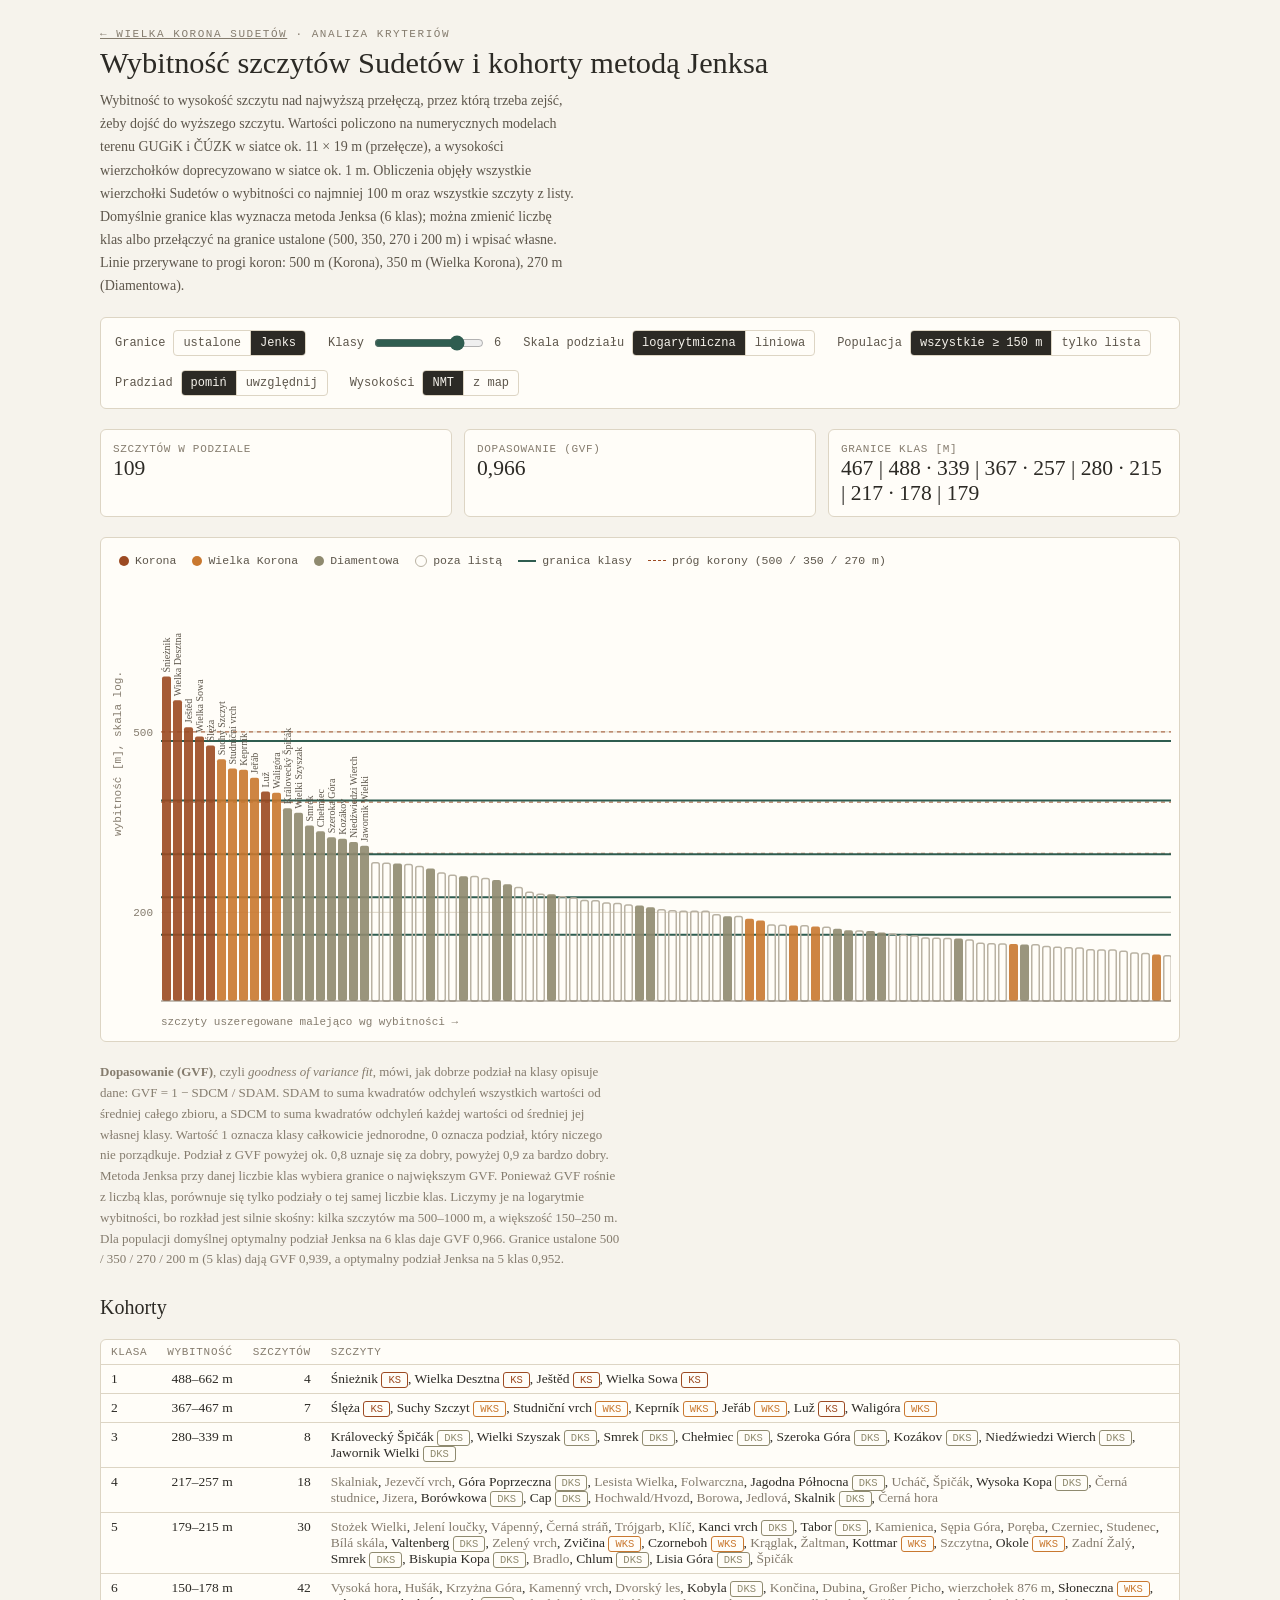
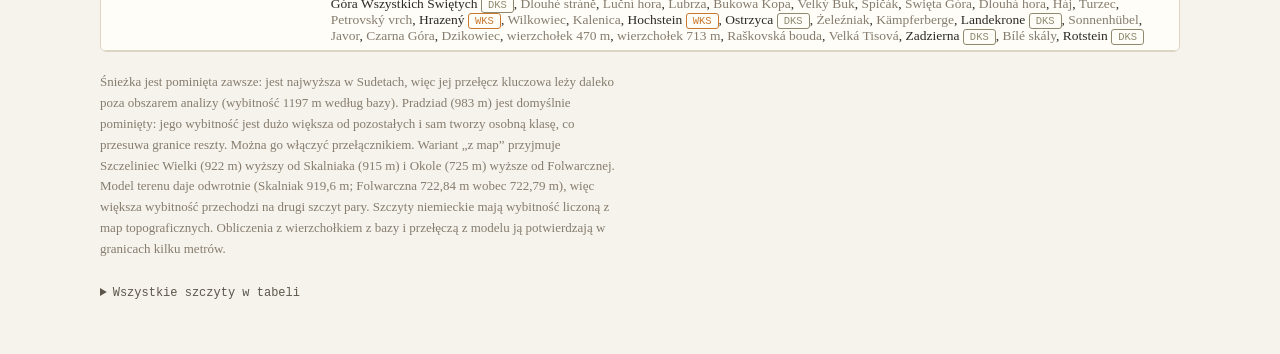
<file: wybitnosc.html>
<!DOCTYPE html>
<html lang="pl">
<head>
<meta charset="UTF-8">
<meta name="viewport" content="width=device-width, initial-scale=1.0">
<meta name="description" content="Wybitność szczytów Sudetów policzona na numerycznym modelu terenu GUGiK i ČÚZK, z podziałem na kohorty metodą Jenksa i progami Korony, Wielkiej Korony i Diamentowej Korony Sudetów.">
<meta name="author" content="Wojciech Rogala">
<link rel="canonical" href="https://viasudetica.eu/wybitnosc.html">
<style>html{-webkit-text-size-adjust:100%}body{margin:0;font-size:14px}:root{padding-top:env(safe-area-inset-top,0px);padding-bottom:env(safe-area-inset-bottom,0px)}[hidden]{display:none!important}</style>
<title>Wybitność szczytów Sudetów · Wielka Korona Sudetów</title>
<style>
/* Układ: jedna kolumna — nagłówek, pasek sterowania, wykres rangowy (wybitność, skala log.), tabela kohort, tabela szczytów */
:root {
  --bg:#f6f3ec; --panel:#fffdf8; --ink:#2c2a25; --ink2:#5d564b; --muted:#857c6e; --rule:#ddd5c4;
  --ks:#9c4a22; --wks:#c9782f; --dks:#8f8a6f; --none:#b9b2a3;
  --brk:#2f5d50; --thr:#9c4a22;
  --serif:Georgia,"Times New Roman",serif; --mono:"Courier New",ui-monospace,monospace;
}
@media (prefers-color-scheme: dark) { :root:not([data-theme="light"]) {
  --bg:#1b1a17; --panel:#24221e; --ink:#efeae0; --ink2:#c8c0b2; --muted:#9a9285; --rule:#3a372f;
  --ks:#e0855a; --wks:#e6a861; --dks:#b5ae90; --none:#6d675c; --brk:#7cc3ad; --thr:#e0855a; color-scheme:dark } }
:root[data-theme="dark"] {
  --bg:#1b1a17; --panel:#24221e; --ink:#efeae0; --ink2:#c8c0b2; --muted:#9a9285; --rule:#3a372f;
  --ks:#e0855a; --wks:#e6a861; --dks:#b5ae90; --none:#6d675c; --brk:#7cc3ad; --thr:#e0855a; color-scheme:dark }
body { background:var(--bg); color:var(--ink); font-family:var(--serif); }
.wrap { max-width:1080px; margin:0 auto; padding-block:28px 48px; padding-left:max(16px,env(safe-area-inset-left,0px)); padding-right:max(16px,env(safe-area-inset-right,0px)); display:grid; gap:20px; }
.eyebrow { font-family:var(--mono); font-size:11px; letter-spacing:.14em; text-transform:uppercase; color:var(--muted); }
h1 { font-size:1.9rem; line-height:1.2; margin:.3rem 0 .5rem; text-wrap:balance; font-weight:normal; }
p { line-height:1.65; max-width:68ch; margin:0; color:var(--ink2); }
.controls { display:flex; flex-wrap:wrap; gap:14px 22px; align-items:center; background:var(--panel); border:1px solid var(--rule); border-radius:6px; padding:12px 14px; }
.ctl { display:flex; gap:8px; align-items:center; font-family:var(--mono); font-size:12px; color:var(--ink2); }
.seg { display:inline-flex; border:1px solid var(--rule); border-radius:4px; overflow:hidden; }
.seg button { font:inherit; background:transparent; color:var(--ink2); border:0; padding:5px 9px; cursor:pointer; }
.seg button + button { border-left:1px solid var(--rule); }
.seg button[aria-pressed="true"] { background:var(--ink); color:var(--bg); }
button:focus-visible, input:focus-visible { outline:2px solid var(--brk); outline-offset:2px; }
input[type=range] { accent-color:var(--brk); width:110px; }
.wrap > * { min-width:0; }
[hidden] { display:none !important; }
.chartbox { background:var(--panel); border:1px solid var(--rule); border-radius:6px; padding:12px 8px 6px; position:relative; }
.chartscroll { overflow-x:auto; }
svg { display:block; }
.legend { display:flex; flex-wrap:wrap; gap:6px 16px; font-family:var(--mono); font-size:11.5px; color:var(--ink2); padding:4px 10px 8px; }
.legend span { display:inline-flex; align-items:center; gap:6px; }
.sw { width:10px; height:10px; border-radius:50%; display:inline-block; }
.ln { width:18px; height:0; border-top:2px solid var(--brk); display:inline-block; }
.ln.d { border-top:1.5px dashed var(--thr); }
#tip { position:absolute; pointer-events:none; background:var(--ink); color:var(--bg); font-family:var(--mono); font-size:12px; line-height:1.5; padding:7px 9px; border-radius:4px; max-width:270px; opacity:0; transition:opacity .1s; }
.stats { display:grid; grid-template-columns:repeat(auto-fit,minmax(200px,1fr)); gap:12px; }
.stat { background:var(--panel); border:1px solid var(--rule); border-radius:6px; padding:10px 12px; }
.stat b { display:block; font-size:1.35rem; font-weight:normal; font-variant-numeric:tabular-nums; }
.stat small { font-family:var(--mono); font-size:11px; color:var(--muted); letter-spacing:.06em; text-transform:uppercase; }
h2 { font-size:1.25rem; font-weight:normal; margin:.4rem 0 0; }
.tbl { overflow-x:auto; background:var(--panel); border:1px solid var(--rule); border-radius:6px; }
table { border-collapse:collapse; width:100%; font-size:13.5px; }
th, td { text-align:left; padding:6px 10px; border-bottom:1px solid var(--rule); vertical-align:top; }
th { font-family:var(--mono); font-weight:normal; font-size:11px; letter-spacing:.06em; text-transform:uppercase; color:var(--muted); }
td.n { text-align:right; font-variant-numeric:tabular-nums; white-space:nowrap; }
.chip { font-family:var(--mono); font-size:10.5px; padding:1px 6px; border-radius:3px; border:1px solid var(--rule); white-space:nowrap; }
.chip.KS { border-color:var(--ks); color:var(--ks); } .chip.WKS { border-color:var(--wks); color:var(--wks); } .chip.DKS { border-color:var(--dks); color:var(--dks); }
.note { font-size:13px; color:var(--muted); line-height:1.6; max-width:80ch; }
details summary { cursor:pointer; font-family:var(--mono); font-size:12px; color:var(--ink2); padding:6px 0; }
@media (max-width:560px) { h1 { font-size:1.5rem; } }
</style>
</head>
<body>
<div class="wrap">
  <header>
    <div class="eyebrow"><a href="./" style="color:inherit">← Wielka Korona Sudetów</a> · analiza kryteriów</div>
    <h1>Wybitność szczytów Sudetów i kohorty metodą Jenksa</h1>
    <p>Wybitność to wysokość szczytu nad najwyższą przełęczą, przez którą trzeba zejść, żeby dojść do wyższego szczytu. Wartości policzono na numerycznych modelach terenu GUGiK i ČÚZK w siatce ok. 11 × 19 m (przełęcze), a wysokości wierzchołków doprecyzowano w siatce ok. 1 m. Obliczenia objęły wszystkie wierzchołki Sudetów o wybitności co najmniej 100 m oraz wszystkie szczyty z listy. Domyślnie granice klas wyznacza metoda Jenksa (6 klas); można zmienić liczbę klas albo przełączyć na granice ustalone (500, 350, 270 i 200 m) i wpisać własne. Linie przerywane to progi koron: 500 m (Korona), 350 m (Wielka Korona), 270 m (Diamentowa).</p>
  </header>

  <div class="controls" role="group" aria-label="Ustawienia podziału">
    <div class="ctl">Granice <span class="seg" id="mode"><button aria-pressed="false" data-v="manual">ustalone</button><button aria-pressed="true" data-v="jenks">Jenks</button></span>
      <input id="manual" type="text" value="500; 350; 270; 200" aria-label="Granice klas w m, rozdzielone średnikami" style="font:inherit;width:110px;padding:4px 6px;border:1px solid var(--rule);border-radius:4px;background:var(--bg);color:var(--ink)"></div>
    <div class="ctl" id="kctl"><label for="k">Klasy</label><input id="k" type="range" min="2" max="7" value="6"><output id="kout">6</output></div>
    <div class="ctl">Skala podziału <span class="seg" id="scale"><button aria-pressed="true" data-v="log">logarytmiczna</button><button aria-pressed="false" data-v="lin">liniowa</button></span></div>
    <div class="ctl">Populacja <span class="seg" id="pop"><button aria-pressed="true" data-v="all">wszystkie ≥ 150 m</button><button aria-pressed="false" data-v="list">tylko lista</button></span></div>
    <div class="ctl">Pradziad <span class="seg" id="pr"><button aria-pressed="true" data-v="off">pomiń</button><button aria-pressed="false" data-v="on">uwzględnij</button></span></div>
    <div class="ctl">Wysokości <span class="seg" id="var"><button aria-pressed="true" data-v="a">NMT</button><button aria-pressed="false" data-v="b">z map</button></span></div>
  </div>

  <div class="stats" id="stats"></div>

  <div class="chartbox">
    <div class="legend" aria-hidden="true">
      <span><i class="sw" style="background:var(--ks)"></i>Korona</span>
      <span><i class="sw" style="background:var(--wks)"></i>Wielka Korona</span>
      <span><i class="sw" style="background:var(--dks)"></i>Diamentowa</span>
      <span><i class="sw" style="background:transparent;border:1.5px solid var(--none)"></i>poza listą</span>
      <span><i class="ln"></i>granica klasy</span>
      <span><i class="ln d"></i>próg korony (500 / 350 / 270 m)</span>
    </div>
    <div class="chartscroll"><svg id="chart" role="img" aria-label="Wybitność szczytów uszeregowana malejąco, skala logarytmiczna, z granicami klas Jenksa"></svg></div>
    <div id="tip" role="status"></div>
  </div>

  <p class="note" id="gvf-note"><strong>Dopasowanie (GVF)</strong>, czyli <em>goodness of variance fit</em>, mówi, jak dobrze podział na klasy opisuje dane: GVF = 1 − SDCM / SDAM. SDAM to suma kwadratów odchyleń wszystkich wartości od średniej całego zbioru, a SDCM to suma kwadratów odchyleń każdej wartości od średniej jej własnej klasy. Wartość 1 oznacza klasy całkowicie jednorodne, 0 oznacza podział, który niczego nie porządkuje. Podział z GVF powyżej ok. 0,8 uznaje się za dobry, powyżej 0,9 za bardzo dobry. Metoda Jenksa przy danej liczbie klas wybiera granice o największym GVF. Ponieważ GVF rośnie z liczbą klas, porównuje się tylko podziały o tej samej liczbie klas. Liczymy je na logarytmie wybitności, bo rozkład jest silnie skośny: kilka szczytów ma 500–1000 m, a większość 150–250 m. Dla populacji domyślnej optymalny podział Jenksa na 6 klas daje GVF <span id="gvf-jenks6">–</span>. Granice ustalone 500 / 350 / 270 / 200 m (5 klas) dają GVF <span id="gvf-manual">–</span>, a optymalny podział Jenksa na 5 klas <span id="gvf-jenks">–</span>.</p>

  <h2>Kohorty</h2>
  <div class="tbl"><table id="classes"><thead><tr><th>Klasa</th><th class="n">Wybitność</th><th class="n">Szczytów</th><th>Szczyty</th></tr></thead><tbody></tbody></table></div>

  <p class="note">Śnieżka jest pominięta zawsze: jest najwyższa w Sudetach, więc jej przełęcz kluczowa leży daleko poza obszarem analizy (wybitność 1197 m według bazy). Pradziad (983 m) jest domyślnie pominięty: jego wybitność jest dużo większa od pozostałych i sam tworzy osobną klasę, co przesuwa granice reszty. Można go włączyć przełącznikiem. Wariant „z map” przyjmuje Szczeliniec Wielki (922 m) wyższy od Skalniaka (915 m) i Okole (725 m) wyższe od Folwarcznej. Model terenu daje odwrotnie (Skalniak 919,6 m; Folwarczna 722,84 m wobec 722,79 m), więc większa wybitność przechodzi na drugi szczyt pary. Szczyty niemieckie mają wybitność liczoną z map topograficznych. Obliczenia z wierzchołkiem z bazy i przełęczą z modelu ją potwierdzają w granicach kilku metrów.</p>

  <details>
    <summary>Wszystkie szczyty w tabeli</summary>
    <div class="tbl"><table id="all"><thead><tr><th>Szczyt</th><th>Korona</th><th>Pasmo</th><th class="n">Wys. [m]</th><th class="n">Przełęcz [m]</th><th class="n">Wybitność [m]</th><th class="n">W bazie [m]</th><th>Źródło</th></tr></thead><tbody></tbody></table></div>
  </details>
</div>
<script>
const DATA = [{"n":"Śnieżka","t":"KS","h":1603,"prom":1197,"pasmo":"Karkonosze","src":"baza (przełęcz kluczowa poza obszarem analizy)"},{"n":"Pradziad","t":"KS","h":1492,"prom":982.8,"pasmo":"Wysoki Jesionik","col":509.3,"src":"NMT; przełęcz z przesiewu 36 x 62 m","db":983},{"n":"Śnieżnik","t":"KS","h":1426,"prom":662,"pasmo":"Masyw Śnieżnika","col":763,"src":"baza: przełęcz Ramzovská 763 m (NMT 757,3 m to wykop kolejowy)","db":662},{"n":"Wielka Desztna","t":"KS","h":1116,"prom":587.1,"pasmo":"Góry Orlickie","col":528.7,"src":"NMT","db":587},{"n":"Ještěd","t":"KS","h":1012,"prom":512,"pasmo":"Grzbiet Jesztedzko-Kozakowski","col":500,"src":"baza: NMT trafia w wykop autostrady na przełęczy (494,3 m)","db":512},{"n":"Wielka Sowa","t":"KS","h":1016,"prom":488.4,"pasmo":"Góry Sowie","col":527.2,"src":"NMT; przełęcz z przesiewu 36 x 62 m","db":484},{"n":"Ślęża","t":"KS","h":717,"prom":466.8,"pasmo":"Masyw Ślęży","col":250.4,"src":"NMT","db":468},{"n":"Suchy Szczyt","t":"WKS","h":996,"prom":435.1,"pasmo":"Góry Orlickie","col":560.4,"src":"NMT","db":435},{"n":"Studniční vrch","t":"WKS","h":992,"prom":415.1,"pasmo":"Sokoli Grzbiet","col":576.4,"src":"NMT","db":416},{"n":"Keprník","t":"WKS","h":1423,"prom":412.3,"pasmo":"Wysoki Jesionik","col":1010.4,"src":"NMT","db":410},{"n":"Jeřáb","t":"WKS","h":1003,"prom":396.1,"pasmo":"Hanušovická vrchovina","col":607.1,"src":"NMT","db":393},{"n":"Luž","t":"KS","h":793,"prom":369.2,"pasmo":"Góry Łużyckie","col":423.9,"src":"NMT; przełęcz kluczowa z przesiewu 36 x 62 m (423,9 m)","db":369},{"n":"Waligóra","t":"WKS","h":934,"prom":367.2,"pasmo":"Góry Kamienne","col":566.9,"src":"NMT","db":367},{"n":"Královecký Špičák","t":"DKS","h":880,"prom":339.4,"pasmo":"Góry Kamienne","col":541.1,"src":"NMT","db":340},{"n":"Wielki Szyszak","t":"DKS","h":1509,"prom":331.5,"pasmo":"Karkonosze","col":1177.3,"src":"NMT","db":332},{"n":"Smrek","t":"DKS","h":1127,"prom":310.8,"pasmo":"Góry Złote","col":816.0,"src":"NMT","db":310},{"n":"Chełmiec","t":"DKS","h":850,"prom":301.7,"pasmo":"Góry Wałbrzyskie","col":548.4,"src":"NMT","db":301},{"n":"Szeroka Góra","t":"DKS","h":766,"prom":292.7,"pasmo":"Góry Bardzkie","col":473.4,"src":"NMT","db":293},{"n":"Kozákov","t":"DKS","h":745,"prom":290.6,"pasmo":"Grzbiet Jesztedzko-Kozakowski","col":454.2,"src":"NMT","db":295},{"n":"Niedźwiedzi Wierch","t":"DKS","h":1216,"prom":285.8,"pasmo":"Wysoki Jesionik","col":930.2,"src":"NMT","db":286},{"n":"Jawornik Wielki","t":"DKS","h":872,"prom":280.3,"pasmo":"Góry Złote","col":591.7,"src":"NMT","db":279},{"n":"Skalniak","t":"","h":920,"prom":257.4,"pasmo":"Góry Stołowe","col":662.2,"src":"NMT","prom_b":130.0},{"n":"Jezevčí vrch","t":"","h":666,"prom":256.5,"pasmo":"Góry Łużyckie","col":409.2,"src":"NMT"},{"n":"Góra Poprzeczna","t":"DKS","h":975,"prom":256.3,"pasmo":"Góry Złotogórskie","col":718.5,"src":"NMT","db":258},{"n":"Lesista Wielka","t":"","h":858,"prom":255.0,"pasmo":"Góry Kamienne","col":602.8,"src":"NMT"},{"n":"Folwarczna","t":"","h":723,"prom":252.5,"pasmo":"Góry Kaczawskie","col":470.4,"src":"NMT","prom_b":186.2},{"n":"Jagodna Północna","t":"DKS","h":985,"prom":249.9,"pasmo":"Góry Bystrzyckie","col":735.2,"src":"NMT","db":247},{"n":"Ucháč","t":"","h":1010,"prom":244.3,"pasmo":"Wysoki Jesionik","col":765.4,"src":"NMT"},{"n":"Špičák","t":"","h":723,"prom":241.5,"pasmo":"Góry Izerskie","col":481.4,"src":"NMT"},{"n":"Wysoka Kopa","t":"DKS","h":1127,"prom":240.3,"pasmo":"Góry Izerskie","col":887.0,"src":"NMT","db":240},{"n":"Černá studnice","t":"","h":870,"prom":239.9,"pasmo":"Góry Izerskie","col":630.2,"src":"NMT"},{"n":"Jizera","t":"","h":1122,"prom":237.6,"pasmo":"Góry Izerskie","col":884.2,"src":"NMT"},{"n":"Borówkowa","t":"DKS","h":900,"prom":235.8,"pasmo":"Góry Złote","col":664.1,"src":"NMT","db":236},{"n":"Cap","t":"DKS","h":786,"prom":230.6,"pasmo":"Góry Stołowe","col":554.9,"src":"NMT","db":231},{"n":"Hochwald/Hvozd","t":"","h":749,"prom":226.9,"pasmo":"Góry Łużyckie","col":522.3,"src":"NMT"},{"n":"Borowa","t":"","h":853,"prom":221.5,"pasmo":"Góry Wałbrzyskie","col":631.9,"src":"NMT"},{"n":"Jedlová","t":"","h":775,"prom":219.2,"pasmo":"Góry Łużyckie","col":556.2,"src":"NMT"},{"n":"Skalnik","t":"DKS","h":944,"prom":219.1,"pasmo":"Rudawy Janowickie","col":725.1,"src":"NMT","db":220},{"n":"Černá hora","t":"","h":1300,"prom":216.5,"pasmo":"Karkonosze","col":1083.4,"src":"NMT"},{"n":"Stożek Wielki","t":"","h":840,"prom":215.1,"pasmo":"Góry Kamienne","col":625.1,"src":"NMT"},{"n":"Jelení loučky","t":"","h":1205,"prom":212.4,"pasmo":"Wysoki Jesionik","col":992.9,"src":"NMT"},{"n":"Vápenný","t":"","h":790,"prom":212.2,"pasmo":"Grzbiet Jesztedzko-Kozakowski","col":578.2,"src":"NMT"},{"n":"Černá stráň","t":"","h":1237,"prom":209.7,"pasmo":"Wysoki Jesionik","col":1027.2,"src":"NMT"},{"n":"Trójgarb","t":"","h":779,"prom":209.1,"pasmo":"Góry Wałbrzyskie","col":569.6,"src":"NMT"},{"n":"Klíč","t":"","h":760,"prom":207.6,"pasmo":"Góry Łużyckie","col":552.3,"src":"NMT"},{"n":"Kanci vrch","t":"DKS","h":608,"prom":207.0,"pasmo":"Zábřežská vrchovina","col":400.5,"src":"NMT","db":207},{"n":"Tabor","t":"DKS","h":683,"prom":205.2,"pasmo":"Grzbiet Jesztedzko-Kozakowski","col":477.4,"src":"NMT","db":207},{"n":"Kamienica","t":"","h":973,"prom":202.7,"pasmo":"Góry Izerskie","col":769.9,"src":"NMT"},{"n":"Sępia Góra","t":"","h":582,"prom":201.6,"pasmo":"Masyw Ślęży","col":380.8,"src":"NMT"},{"n":"Poręba","t":"","h":676,"prom":201.2,"pasmo":"Góry Kaczawskie","col":474.9,"src":"NMT"},{"n":"Czerniec","t":"","h":892,"prom":201.1,"pasmo":"Góry Bystrzyckie","col":690.9,"src":"NMT"},{"n":"Studenec","t":"","h":737,"prom":201.0,"pasmo":"Góry Łużyckie","col":535.7,"src":"NMT"},{"n":"Bílá skála","t":"","h":968,"prom":197.5,"pasmo":"Karkonosze","col":770.6,"src":"NMT"},{"n":"Valtenberg","t":"DKS","h":586,"prom":196,"pasmo":"Pogórze Łużyckie","col":391.1,"src":"baza (DE: brak NMT; obliczenia: wierzchołek z bazy − przełęcz 391.1 m = 194.9 m, przełęcz z NMT ČÚZK)","db":196},{"n":"Zelený vrch","t":"","h":586,"prom":195.9,"pasmo":"Góry Łużyckie","col":389.8,"src":"NMT"},{"n":"Zvičina","t":"WKS","h":672,"prom":193.6,"pasmo":"Podgórze Karkonoskie","col":478.4,"src":"NMT","db":193},{"n":"Czorneboh","t":"WKS","h":557,"prom":192,"pasmo":"Pogórze Łużyckie","col":367.3,"src":"baza (DE: brak NMT; obliczenia: wierzchołek z bazy − przełęcz 367.3 m = 189.7 m, przełęcz z modelu powierzchni)","db":192},{"n":"Krąglak","t":"","h":692,"prom":187.6,"pasmo":"Góry Wałbrzyskie","col":504.8,"src":"NMT"},{"n":"Žaltman","t":"","h":741,"prom":187.3,"pasmo":"Góry Kamienne","col":553.7,"src":"NMT"},{"n":"Kottmar","t":"WKS","h":582,"prom":187,"pasmo":"Pogórze Łużyckie","col":392.8,"src":"baza (DE: brak NMT; obliczenia: wierzchołek z bazy − przełęcz 392.8 m = 189.2 m, przełęcz z modelu powierzchni)","db":187},{"n":"Szczytna","t":"","h":462,"prom":186.8,"pasmo":"Masyw Ślęży","col":275.3,"src":"NMT"},{"n":"Okole","t":"WKS","h":723,"prom":186.2,"pasmo":"Góry Kaczawskie","col":536.6,"src":"NMT","prom_b":254.6,"db":255},{"n":"Zadní Žalý","t":"","h":1036,"prom":185.4,"pasmo":"Karkonosze","col":850.5,"src":"NMT"},{"n":"Smrek","t":"DKS","h":1124,"prom":184.1,"pasmo":"Góry Izerskie","col":940.2,"src":"NMT","db":184},{"n":"Biskupia Kopa","t":"DKS","h":890,"prom":182.7,"pasmo":"Góry Opawskie","col":706.9,"src":"NMT","db":183},{"n":"Bradlo","t":"","h":599,"prom":182.0,"pasmo":"Hanušovická vrchovina","col":417.0,"src":"NMT"},{"n":"Chlum","t":"DKS","h":603,"prom":181.9,"pasmo":"Pogórze Orlickie","col":421.1,"src":"NMT","db":180},{"n":"Lisia Góra","t":"DKS","h":612,"prom":180.6,"pasmo":"Podgórze Karkonoskie","col":431.4,"src":"NMT","db":178},{"n":"Špičák","t":"","h":811,"prom":179.2,"pasmo":"Góry Izerskie","col":631.6,"src":"NMT"},{"n":"Vysoká hora","t":"","h":1031,"prom":178.0,"pasmo":"Wysoki Jesionik","col":853.3,"src":"NMT"},{"n":"Hušák","t":"","h":626,"prom":177.4,"pasmo":"Pogórze Orlickie","col":448.8,"src":"NMT"},{"n":"Krzyżna Góra","t":"","h":647,"prom":175.6,"pasmo":"Rudawy Janowickie","col":471.9,"src":"NMT"},{"n":"Kamenný vrch","t":"","h":964,"prom":175.4,"pasmo":"Hanušovická vrchovina","col":788.6,"src":"NMT"},{"n":"Dvorský les","t":"","h":1035,"prom":175.2,"pasmo":"Karkonosze","col":859.7,"src":"NMT"},{"n":"Kobyla","t":"DKS","h":574,"prom":175.2,"pasmo":"Pogórze Opawskie","col":398.8,"src":"NMT","db":174},{"n":"Končina","t":"","h":888,"prom":173.7,"pasmo":"Góry Opawskie","col":714.2,"src":"NMT"},{"n":"Dubina","t":"","h":553,"prom":171.0,"pasmo":"Pogórze Orlickie","col":382.0,"src":"NMT"},{"n":"Großer Picho","t":"","h":508,"prom":170.6,"pasmo":"Pogórze Łużyckie","col":337.7,"src":"NMT"},{"n":"wierzchołek 876 m","t":"","h":876,"prom":170.3,"pasmo":"Góry Opawskie","col":705.3,"src":"NMT"},{"n":"Słoneczna","t":"WKS","h":802,"prom":170.2,"pasmo":"Niski Jesionik","col":631.7,"src":"NMT; przełęcz z przesiewu 36 x 62 m","db":168},{"n":"Góra Wszystkich Świętych","t":"DKS","h":649,"prom":169.8,"pasmo":"Obniżenie Nowej Rudy","col":479.3,"src":"NMT","db":170},{"n":"Dlouhé stráně","t":"","h":1354,"prom":169.6,"pasmo":"Wysoki Jesionik","col":1184.2,"src":"NMT"},{"n":"Luční hora","t":"","h":1556,"prom":168.2,"pasmo":"Karkonosze","col":1387.3,"src":"NMT"},{"n":"Lubrza","t":"","h":670,"prom":167.6,"pasmo":"Góry Kaczawskie","col":502.6,"src":"NMT"},{"n":"Bukowa Kopa","t":"","h":851,"prom":167.0,"pasmo":"Góry Złote","col":684.2,"src":"NMT"},{"n":"Velký Buk","t":"","h":736,"prom":166.9,"pasmo":"Góry Łużyckie","col":568.8,"src":"NMT"},{"n":"Špičák","t":"","h":544,"prom":165.5,"pasmo":"Pogórze Łużyckie","col":378.4,"src":"NMT"},{"n":"Święta Góra","t":"","h":699,"prom":165.2,"pasmo":"Góry Kamienne","col":534.1,"src":"NMT"},{"n":"Dlouhá hora","t":"","h":748,"prom":165.1,"pasmo":"Grzbiet Jesztedzko-Kozakowski","col":582.4,"src":"NMT"},{"n":"Háj","t":"","h":632,"prom":164.2,"pasmo":"Hanušovická vrchovina","col":468.1,"src":"NMT"},{"n":"Turzec","t":"","h":685,"prom":162.6,"pasmo":"Góry Kaczawskie","col":522.4,"src":"NMT"},{"n":"Petrovský vrch","t":"","h":780,"prom":162.2,"pasmo":"Hanušovická vrchovina","col":617.9,"src":"NMT"},{"n":"Hrazený","t":"WKS","h":608,"prom":161.5,"pasmo":"Pogórze Łużyckie","col":446.7,"src":"NMT","db":161},{"n":"Wilkowiec","t":"","h":597,"prom":160.4,"pasmo":"Obniżenie Nowej Rudy","col":436.1,"src":"NMT"},{"n":"Kalenica","t":"","h":964,"prom":160.3,"pasmo":"Góry Sowie","col":803.8,"src":"NMT"},{"n":"Hochstein","t":"WKS","h":449,"prom":159,"pasmo":"Pogórze Zachodniołużyckie","col":299.7,"src":"baza (DE: brak NMT; obliczenia: wierzchołek z bazy − przełęcz 299.7 m = 149.3 m, przełęcz z modelu powierzchni)","db":159},{"n":"Ostrzyca","t":"DKS","h":500,"prom":158.6,"pasmo":"Pogórze Kaczawskie","col":341.7,"src":"NMT","db":160},{"n":"Żeleźniak","t":"","h":663,"prom":158.5,"pasmo":"Góry Kaczawskie","col":504.6,"src":"NMT"},{"n":"Kämpferberge","t":"","h":424,"prom":158.3,"pasmo":"Pogórze Wschodniołużyckie","col":265.3,"src":"model powierzchni (DE)"},{"n":"Landekrone","t":"DKS","h":419,"prom":157,"pasmo":"Kotlina Żytawska","col":262.8,"src":"baza (DE: brak NMT; obliczenia: wierzchołek z bazy − przełęcz 262.8 m = 156.2 m, przełęcz z modelu powierzchni)","db":157},{"n":"Sonnenhübel","t":"","h":486,"prom":155.8,"pasmo":"Pogórze Wschodniołużyckie","col":330.4,"src":"model powierzchni (DE)"},{"n":"Javor","t":"","h":693,"prom":155.8,"pasmo":"Góry Łużyckie","col":537.2,"src":"NMT"},{"n":"Czarna Góra","t":"","h":1205,"prom":155.3,"pasmo":"Masyw Śnieżnika","col":1049.8,"src":"NMT"},{"n":"Dzikowiec","t":"","h":836,"prom":155.0,"pasmo":"Góry Kamienne","col":681.5,"src":"NMT"},{"n":"wierzchołek 470 m","t":"","h":470,"prom":154.0,"pasmo":"Kotlina Żytawska","col":316.3,"src":"NMT"},{"n":"wierzchołek 713 m","t":"","h":713,"prom":153.7,"pasmo":"Niski Jesionik","col":559.6,"src":"NMT"},{"n":"Raškovská bouda","t":"","h":801,"prom":153.4,"pasmo":"Hanušovická vrchovina","col":647.7,"src":"NMT"},{"n":"Velká Tisová","t":"","h":693,"prom":153.1,"pasmo":"Góry Łużyckie","col":539.5,"src":"NMT"},{"n":"Zadzierna","t":"DKS","h":724,"prom":152.9,"pasmo":"Kotlina Kamiennogórska","col":571.0,"src":"NMT","db":152},{"n":"Bílé skály","t":"","h":923,"prom":151.7,"pasmo":"Góry Złotogórskie","col":770.9,"src":"NMT"},{"n":"Rotstein","t":"DKS","h":454,"prom":150,"pasmo":"Pogórze Wschodniołużyckie","col":310.0,"src":"baza (DE: brak NMT; obliczenia: wierzchołek z bazy − przełęcz 310.0 m = 144.0 m, przełęcz z modelu powierzchni)","db":150},{"n":"Žárový vrch","t":"","h":1101,"prom":149.7,"pasmo":"Wysoki Jesionik","col":951.0,"src":"NMT"},{"n":"Cisowa","t":"","h":597,"prom":148.4,"pasmo":"Góry Kaczawskie","col":448.9,"src":"NMT"},{"n":"Rudná hora","t":"","h":917,"prom":148.4,"pasmo":"Wysoki Jesionik","col":768.1,"src":"NMT"},{"n":"Vysoká hole","t":"","h":1465,"prom":147.8,"pasmo":"Wysoki Jesionik","col":1317.0,"src":"NMT"},{"n":"Wielka Kopa","t":"","h":870,"prom":147.5,"pasmo":"Rudawy Janowickie","col":722.9,"src":"NMT"},{"n":"Stráž","t":"","h":630,"prom":147.0,"pasmo":"Podgórze Karkonoskie","col":483.3,"src":"NMT"},{"n":"Kumburk","t":"","h":638,"prom":144.9,"pasmo":"Podgórze Karkonoskie","col":492.8,"src":"NMT"},{"n":"Łomnicka Równia","t":"","h":898,"prom":144.8,"pasmo":"Góry Bystrzyckie","col":753.5,"src":"NMT"},{"n":"Buková hora","t":"","h":958,"prom":144.7,"pasmo":"Góry Orlickie","col":813.8,"src":"NMT"},{"n":"Dzicza Góra","t":"","h":884,"prom":144.3,"pasmo":"Rudawy Janowickie","col":739.5,"src":"NMT"},{"n":"Łysocina / Lysečinská hora","t":"","h":1190,"prom":143.7,"pasmo":"Karkonosze","col":1045.8,"src":"NMT"},{"n":"Bílý kámen","t":"","h":589,"prom":143.3,"pasmo":"Hanušovická vrchovina","col":445.5,"src":"NMT"},{"n":"Ostaš","t":"","h":701,"prom":142.9,"pasmo":"Góry Stołowe","col":558.0,"src":"NMT"},{"n":"Studený","t":"","h":721,"prom":142.7,"pasmo":"Góry Orlickie","col":578.7,"src":"NMT"},{"n":"wierzchołek 619 m","t":"","h":619,"prom":142.5,"pasmo":"Obniżenie Nowej Rudy","col":476.3,"src":"NMT"},{"n":"Teufelskanzel","t":"","h":483,"prom":142.2,"pasmo":"Pogórze Łużyckie","col":341.2,"src":"NMT"},{"n":"Gapy","t":"","h":484,"prom":140.7,"pasmo":"Góry Kaczawskie","col":343.4,"src":"NMT"},{"n":"Hůrka","t":"","h":558,"prom":140.7,"pasmo":"Pogórze Orlickie","col":417.0,"src":"NMT"},{"n":"Sklený vrch","t":"","h":609,"prom":140.3,"pasmo":"Hanušovická vrchovina","col":468.8,"src":"NMT"},{"n":"Pěnkavčí vrch","t":"","h":792,"prom":140.1,"pasmo":"Góry Łużyckie","col":652.1,"src":"NMT"},{"n":"Rychnovský vrch","t":"","h":541,"prom":140.1,"pasmo":"Pogórze Orlickie","col":400.8,"src":"NMT"},{"n":"Černý vrch","t":"","h":1027,"prom":139.4,"pasmo":"Góry Izerskie","col":887.4,"src":"NMT"},{"n":"Vlčí hora","t":"","h":588,"prom":139.1,"pasmo":"Pogórze Łużyckie","col":449.0,"src":"NMT"},{"n":"Grodziec","t":"","h":803,"prom":139.0,"pasmo":"Góry Orlickie","col":663.8,"src":"NMT"},{"n":"wierzchołek 764 m","t":"","h":764,"prom":139.0,"pasmo":"Hanušovická vrchovina","col":625.4,"src":"NMT"},{"n":"Malý Buk","t":"","h":713,"prom":138.7,"pasmo":"Góry Łużyckie","col":574.5,"src":"NMT"},{"n":"Góra Świętej Anny","t":"","h":647,"prom":138.6,"pasmo":"Obniżenie Nowej Rudy","col":508.4,"src":"NMT"},{"n":"Sokol","t":"","h":563,"prom":138.5,"pasmo":"Grzbiet Jesztedzko-Kozakowski","col":424.2,"src":"NMT"},{"n":"Ungerberg","t":"","h":553,"prom":138.2,"pasmo":"Pogórze Łużyckie","col":415.0,"src":"model powierzchni (DE)"},{"n":"Ovčí hora","t":"","h":496,"prom":137.1,"pasmo":"Grzbiet Jesztedzko-Kozakowski","col":358.8,"src":"NMT"},{"n":"Strážník","t":"","h":611,"prom":136.6,"pasmo":"Podgórze Karkonoskie","col":474.3,"src":"NMT"},{"n":"Czuba","t":"","h":658,"prom":136.5,"pasmo":"Góry Kamienne","col":521.5,"src":"NMT"},{"n":"Suchoń","t":"","h":966,"prom":136.5,"pasmo":"Masyw Śnieżnika","col":829.5,"src":"NMT"},{"n":"Kopřivný","t":"","h":825,"prom":135.8,"pasmo":"Góry Złote","col":689.2,"src":"NMT"},{"n":"Bucze Małe","t":"","h":474,"prom":135.5,"pasmo":"Pogórze Kaczawskie","col":338.9,"src":"NMT"},{"n":"Gromnik","t":"WKS","h":394,"prom":135.5,"pasmo":"Wzgórza Niemczańsko-Strzelińskie","col":258.5,"src":"NMT","db":135},{"n":"Szczeliniec Wielki","t":"WKS","h":920,"prom":135.1,"pasmo":"Góry Stołowe","col":785.0,"src":"NMT","prom_b":259.8,"db":272},{"n":"Schafberg","t":"","h":453,"prom":134.9,"pasmo":"Pogórze Wschodniołużyckie","col":317.8,"src":"model powierzchni (DE)"},{"n":"Keulenberg","t":"","h":413,"prom":134.0,"pasmo":"Pogórze Zachodniołużyckie","col":278.9,"src":"model powierzchni (DE)"},{"n":"Brzeźnica","t":"","h":493,"prom":133.9,"pasmo":"Wzgórza Niemczańsko-Strzelińskie","col":359.0,"src":"NMT"},{"n":"Anielska Góra","t":"","h":651,"prom":133.4,"pasmo":"Góry Kamienne","col":517.8,"src":"NMT"},{"n":"Adam","t":"","h":767,"prom":133.3,"pasmo":"Góry Orlickie","col":633.5,"src":"NMT"},{"n":"Plešivec","t":"","h":658,"prom":132.4,"pasmo":"Góry Łużyckie","col":525.1,"src":"NMT"},{"n":"Graniec","t":"","h":516,"prom":131.8,"pasmo":"Góry Bardzkie","col":384.7,"src":"NMT"},{"n":"Křemenáč","t":"","h":735,"prom":131.5,"pasmo":"Sokoli Grzbiet","col":603.2,"src":"NMT"},{"n":"Velký Kosíř","t":"","h":442,"prom":130.7,"pasmo":"Zábřežská vrchovina","col":310.8,"src":"NMT"},{"n":"Sokol","t":"","h":592,"prom":129.7,"pasmo":"Góry Łużyckie","col":462.3,"src":"NMT"},{"n":"Ruprechtický Špičák","t":"","h":880,"prom":129.4,"pasmo":"Góry Kamienne","col":750.7,"src":"NMT"},{"n":"Markovice","t":"","h":475,"prom":129.3,"pasmo":"Hanušovická vrchovina","col":345.6,"src":"NMT"},{"n":"Boží hora","t":"DKS","h":527,"prom":129.2,"pasmo":"Pogórze Żulowskie","col":398.2,"src":"NMT","db":127},{"n":"Boreczna","t":"","h":711,"prom":129.1,"pasmo":"Góry Wałbrzyskie","col":581.6,"src":"NMT"},{"n":"Łysa Góra","t":"","h":711,"prom":128.8,"pasmo":"Góry Kaczawskie","col":582.3,"src":"NMT"},{"n":"Červená hora","t":"","h":1332,"prom":128.7,"pasmo":"Wysoki Jesionik","col":1203.7,"src":"NMT"},{"n":"Kowadło/Kovadlina","t":"","h":990,"prom":128.5,"pasmo":"Góry Złote","col":861.1,"src":"NMT"},{"n":"Grodziec","t":"DKS","h":382,"prom":128,"pasmo":"Pogórze Kaczawskie","col":254.2,"src":"wierzchołek z mapy (382 m), przełęcz z NMT (254,2 m); NMT na wierzchołku 392 m (zamek)","db":128},{"n":"Malinowa","t":"","h":839,"prom":126.9,"pasmo":"Góry Sowie","col":712.0,"src":"NMT"},{"n":"Lysý vrch","t":"","h":1128,"prom":126.3,"pasmo":"Wysoki Jesionik","col":1001.8,"src":"NMT"},{"n":"Zguba","t":"","h":428,"prom":124.8,"pasmo":"Wzgórza Niemczańsko-Strzelińskie","col":303.3,"src":"NMT"},{"n":"Rudka","t":"","h":956,"prom":124.6,"pasmo":"Masyw Śnieżnika","col":831.7,"src":"NMT"},{"n":"Humrich","t":"DKS","h":510,"prom":124,"pasmo":"Pogórze Izerskie","col":388,"src":"baza: NMT trafia w wykop drogi na przełęczy","db":124},{"n":"Wołowiec","t":"","h":776,"prom":123.7,"pasmo":"Góry Wałbrzyskie","col":652.2,"src":"NMT"},{"n":"Czernica","t":"","h":1083,"prom":123.2,"pasmo":"Góry Złote","col":960.0,"src":"NMT"},{"n":"wierzchołek 678 m","t":"","h":678,"prom":123.1,"pasmo":"Niski Jesionik","col":555.2,"src":"NMT"},{"n":"Bednářský vrch","t":"","h":592,"prom":122.9,"pasmo":"Góry Opawskie","col":469.0,"src":"NMT"},{"n":"Sarnica","t":"","h":552,"prom":122.8,"pasmo":"Góry Złote","col":428.7,"src":"NMT"},{"n":"Walberg","t":"","h":365,"prom":121.7,"pasmo":"Pogórze Zachodniołużyckie","col":243.4,"src":"NMT"},{"n":"Jedlice","t":"DKS","h":355,"prom":121.2,"pasmo":"Wzgórza Strzegomskie","col":233.7,"src":"NMT","db":121},{"n":"Drážník","t":"","h":507,"prom":121.2,"pasmo":"Hanušovická vrchovina","col":385.7,"src":"NMT"},{"n":"Ścinawka","t":"","h":535,"prom":120.9,"pasmo":"Obniżenie Ścinawki (Kotlina Broumovska)","col":414.3,"src":"NMT"},{"n":"Žárovec","t":"","h":794,"prom":120.9,"pasmo":"Hanušovická vrchovina","col":672.9,"src":"NMT"},{"n":"wierzchołek 594 m","t":"","h":594,"prom":120.8,"pasmo":"Pogórze Orlickie","col":473.5,"src":"NMT"},{"n":"Zámecký pahorek","t":"","h":868,"prom":120.7,"pasmo":"Góry Złotogórskie","col":747.5,"src":"NMT"},{"n":"Skalny Stół / Tabule","t":"","h":1283,"prom":119.9,"pasmo":"Karkonosze","col":1163.3,"src":"NMT"},{"n":"Chełmczyk","t":"","h":765,"prom":119.8,"pasmo":"Kotlina Kamiennogórska","col":645.4,"src":"NMT"},{"n":"Bieleboh","t":"","h":509,"prom":119.4,"pasmo":"Pogórze Łużyckie","col":389.2,"src":"NMT"},{"n":"Nowa Kopa","t":"DKS","h":555,"prom":119.4,"pasmo":"Obniżenie Ścinawki (Kotlina Broumovska)","col":435.7,"src":"NMT","db":119},{"n":"Špičák","t":"","h":841,"prom":119.3,"pasmo":"Pogórze Orlickie","col":722.0,"src":"NMT"},{"n":"Trupień","t":"","h":465,"prom":119.2,"pasmo":"Pogórze Kaczawskie","col":345.4,"src":"NMT"},{"n":"Schwarzenberg","t":"","h":427,"prom":119.0,"pasmo":"Pogórze Zachodniołużyckie","col":308.5,"src":"NMT"},{"n":"Doubravice","t":"","h":477,"prom":118.7,"pasmo":"Pogórze Orlickie","col":358.4,"src":"NMT"},{"n":"Wapniarka","t":"","h":516,"prom":118.6,"pasmo":"Masyw Śnieżnika","col":397.9,"src":"NMT"},{"n":"Radoszka","t":"","h":565,"prom":118.1,"pasmo":"Masyw Śnieżnika","col":446.8,"src":"NMT"},{"n":"Czerwona Góra","t":"DKS","h":749,"prom":117.0,"pasmo":"Niski Jesionik","col":632.3,"src":"NMT","db":117},{"n":"wierzchołek 746 m","t":"","h":746,"prom":116.9,"pasmo":"Góry Opawskie","col":628.9,"src":"NMT"},{"n":"Javorník","t":"","h":685,"prom":116.8,"pasmo":"Grzbiet Jesztedzko-Kozakowski","col":568.3,"src":"NMT"},{"n":"Smolna","t":"","h":870,"prom":116.0,"pasmo":"Góry Bystrzyckie","col":753.5,"src":"NMT"},{"n":"Kunratický vrch","t":"","h":508,"prom":115.7,"pasmo":"Góry Łużyckie","col":392.8,"src":"NMT"},{"n":"Široký vrch","t":"","h":586,"prom":115.6,"pasmo":"Góry Łużyckie","col":470.4,"src":"NMT"},{"n":"Tanečnice","t":"","h":599,"prom":115.3,"pasmo":"Pogórze Łużyckie","col":483.7,"src":"NMT"},{"n":"Kamenitý kopec","t":"","h":616,"prom":114.9,"pasmo":"Hanušovická vrchovina","col":500.8,"src":"NMT"},{"n":"Bucza Góra","t":"","h":668,"prom":114.8,"pasmo":"Rudawy Janowickie","col":552.7,"src":"NMT"},{"n":"Borek","t":"","h":590,"prom":114.4,"pasmo":"Góry Bardzkie","col":475.5,"src":"NMT"},{"n":"Średnia Kopa","t":"","h":543,"prom":114.4,"pasmo":"Góry Złotogórskie","col":428.7,"src":"NMT"},{"n":"Złotnicka Czuba","t":"","h":436,"prom":114.3,"pasmo":"Pogórze Izerskie","col":321.8,"src":"NMT"},{"n":"Czeszka","t":"","h":742,"prom":114.3,"pasmo":"Góry Sowie","col":627.9,"src":"NMT"},{"n":"Jastrzębna","t":"","h":468,"prom":113.9,"pasmo":"Pogórze Kaczawskie","col":354.3,"src":"NMT"},{"n":"Fidlův kopec","t":"WKS","h":680,"prom":113.8,"pasmo":"Niski Jesionik","col":566.4,"src":"NMT","db":117},{"n":"Stržový vrch","t":"","h":710,"prom":113.6,"pasmo":"Góry Izerskie","col":596.2,"src":"NMT"},{"n":"Janský vrch","t":"","h":696,"prom":113.5,"pasmo":"Góry Kamienne","col":582.9,"src":"NMT"},{"n":"Císařský kámen","t":"","h":637,"prom":113.1,"pasmo":"Góry Izerskie","col":523.6,"src":"NMT"},{"n":"Wysoka Dąbrowa","t":"DKS","h":307,"prom":113,"pasmo":"Płaskowyż Budziszyński","col":191.3,"src":"baza (DE: brak NMT; obliczenia: wierzchołek z bazy − przełęcz 191.3 m = 115.7 m, przełęcz z modelu powierzchni)","db":113},{"n":"Ptasznik","t":"","h":718,"prom":112.8,"pasmo":"Góry Złote","col":605.3,"src":"NMT"},{"n":"Góra Świętego Jerzego","t":"","h":354,"prom":112.4,"pasmo":"Wzgórza Strzegomskie","col":241.8,"src":"NMT"},{"n":"Božanovský Špičák","t":"","h":777,"prom":112.4,"pasmo":"Góry Stołowe","col":664.3,"src":"NMT"},{"n":"Wysoka","t":"","h":526,"prom":112.4,"pasmo":"Obniżenie Nowej Rudy","col":413.9,"src":"NMT"},{"n":"Věžní skály","t":"","h":1016,"prom":112.3,"pasmo":"Góry Izerskie","col":903.7,"src":"NMT"},{"n":"Lisi Kamień","t":"","h":602,"prom":112.3,"pasmo":"Góry Wałbrzyskie","col":489.7,"src":"NMT"},{"n":"Plešivec","t":"","h":597,"prom":112.2,"pasmo":"Góry Łużyckie","col":484.9,"src":"NMT"},{"n":"Pekelský vrch","t":"","h":487,"prom":111.6,"pasmo":"Góry Izerskie","col":375.3,"src":"NMT"},{"n":"Róg","t":"","h":714,"prom":111.3,"pasmo":"Góry Stołowe","col":603.1,"src":"NMT"},{"n":"Koníček","t":"","h":508,"prom":110.9,"pasmo":"Pogórze Orlickie","col":396.6,"src":"NMT"},{"n":"Kozinec","t":"","h":608,"prom":110.8,"pasmo":"Podgórze Karkonoskie","col":496.8,"src":"NMT"},{"n":"Oderwitzer Spitzberg","t":"","h":499,"prom":110.7,"pasmo":"Pogórze Łużyckie","col":388.0,"src":"NMT"},{"n":"Černá hora","t":"","h":1084,"prom":110.7,"pasmo":"Góry Izerskie","col":973.6,"src":"NMT"},{"n":"Ječný vrch","t":"","h":503,"prom":110.6,"pasmo":"Pogórze Łużyckie","col":392.0,"src":"NMT"},{"n":"Na kostele","t":"","h":691,"prom":110.4,"pasmo":"Góry Stołowe","col":580.6,"src":"NMT"},{"n":"Pustina","t":"","h":626,"prom":110.3,"pasmo":"Zábřežská vrchovina","col":515.6,"src":"NMT"},{"n":"Vlčí hřeben","t":"","h":1136,"prom":110.2,"pasmo":"Karkonosze","col":1025.8,"src":"NMT"},{"n":"Włodzicka Góra","t":"","h":758,"prom":110.1,"pasmo":"Obniżenie Nowej Rudy","col":647.5,"src":"NMT"},{"n":"Breiteberg","t":"","h":510,"prom":109.6,"pasmo":"Pogórze Łużyckie","col":400.7,"src":"NMT"},{"n":"Špičák","t":"","h":958,"prom":109.4,"pasmo":"Góry Złote","col":848.1,"src":"NMT"},{"n":"Sušina","t":"","h":1321,"prom":109.2,"pasmo":"Masyw Śnieżnika","col":1212.1,"src":"NMT"},{"n":"Kälbersteine","t":"","h":504,"prom":108.8,"pasmo":"Pogórze Łużyckie","col":395.7,"src":"model powierzchni (DE)"},{"n":"Sokół","t":"","h":862,"prom":108.5,"pasmo":"Góry Sowie","col":753.8,"src":"NMT"},{"n":"Weifaer Höhe","t":"","h":522,"prom":108.3,"pasmo":"Pogórze Łużyckie","col":413.6,"src":"model powierzchni (DE)"},{"n":"Přední Hradiště","t":"","h":712,"prom":108.1,"pasmo":"Góry Stołowe","col":603.6,"src":"NMT"},{"n":"Triebenberg","t":"DKS","h":383,"prom":108,"pasmo":"Pogórze Zachodniołużyckie","col":280.0,"src":"baza (DE: brak NMT; obliczenia: wierzchołek z bazy − przełęcz 280.0 m = 103.0 m, przełęcz z modelu powierzchni)","db":108},{"n":"Lysý vrch","t":"","h":643,"prom":107.9,"pasmo":"Góry Izerskie","col":535.1,"src":"NMT"},{"n":"Grzybowiec","t":"","h":754,"prom":107.6,"pasmo":"Karkonosze","col":646.0,"src":"NMT"},{"n":"Schwarzer Berg","t":"","h":394,"prom":107.4,"pasmo":"Pogórze Wschodniołużyckie","col":286.3,"src":"NMT"},{"n":"Szeroka","t":"","h":845,"prom":107.3,"pasmo":"Góry Kamienne","col":738.0,"src":"NMT"},{"n":"Ovčí vrch","t":"","h":967,"prom":107.2,"pasmo":"Wysoki Jesionik","col":859.4,"src":"NMT"},{"n":"Hochstein","t":"","h":409,"prom":107.1,"pasmo":"Pogórze Wschodniołużyckie","col":301.5,"src":"NMT"},{"n":"Zahálkovy skalky","t":"","h":610,"prom":107.1,"pasmo":"Zábřežská vrchovina","col":502.6,"src":"NMT"},{"n":"Włodarz","t":"","h":811,"prom":106.9,"pasmo":"Góry Sowie","col":704.5,"src":"NMT"},{"n":"Kamzičí vrch","t":"","h":623,"prom":106.7,"pasmo":"Góry Łużyckie","col":516.6,"src":"NMT"},{"n":"wierzchołek 664 m","t":"","h":664,"prom":106.4,"pasmo":"Grzbiet Jesztedzko-Kozakowski","col":557.7,"src":"NMT"},{"n":"wierzchołek 887 m","t":"","h":887,"prom":106.3,"pasmo":"Góry Złotogórskie","col":780.2,"src":"NMT"},{"n":"Michalův vrch","t":"","h":602,"prom":105.4,"pasmo":"Zábřežská vrchovina","col":496.3,"src":"NMT"},{"n":"Schleißberg","t":"","h":438,"prom":104.6,"pasmo":"Pogórze Zachodniołużyckie","col":333.1,"src":"model powierzchni (DE)"},{"n":"Muchowskie Wzgórza","t":"","h":476,"prom":104.6,"pasmo":"Pogórze Kaczawskie","col":370.9,"src":"NMT"},{"n":"Petruškovy vrchy","t":"","h":720,"prom":104.3,"pasmo":"Podgórze Karkonoskie","col":615.6,"src":"NMT"},{"n":"Kraví hora","t":"","h":583,"prom":104.3,"pasmo":"Pogórze Orlickie","col":478.6,"src":"NMT"},{"n":"Čertova hora","t":"","h":1022,"prom":104.0,"pasmo":"Karkonosze","col":918.5,"src":"NMT"},{"n":"Turov","t":"","h":603,"prom":103.0,"pasmo":"Góry Kamienne","col":499.9,"src":"NMT"},{"n":"wierzchołek 780 m","t":"","h":780,"prom":102.5,"pasmo":"Niski Jesionik","col":677.4,"src":"NMT"},{"n":"Niedźwiadki","t":"","h":629,"prom":101.8,"pasmo":"Góry Wałbrzyskie","col":527.2,"src":"NMT"},{"n":"Pyszczyńska Góra","t":"DKS","h":276,"prom":92.4,"pasmo":"Równina Świdnicka","col":183.1,"src":"NMT","db":90},{"n":"Grodna","t":"DKS","h":507,"prom":85.6,"pasmo":"Kotlina Jeleniogórska","col":421.7,"src":"NMT","db":84},{"n":"Na Vyhlídce","t":"DKS","h":502,"prom":69.3,"pasmo":"Pogórze Burgrabickie","col":432.8,"src":"NMT","db":69},{"n":"Hůrka","t":"DKS","h":530,"prom":60.3,"pasmo":"Pogórze Witkowskie","col":469.5,"src":"NMT","db":62},{"n":"Chlum","t":"DKS","h":344,"prom":58.6,"pasmo":"Pogórze Trszickie","col":285.9,"src":"NMT","db":59},{"n":"984","t":"","h":982,"prom":33.5,"pasmo":"Masyw Śnieżnika","col":948.4,"src":"NMT"},{"n":"Strażna","t":"","h":642,"prom":24.6,"pasmo":"Pogórze Witkowskie","col":616.9,"src":"NMT"}];
const TIER = {KS:'Korona', WKS:'Wielka Korona', DKS:'Diamentowa', '':'poza listą'};
const st = { k:6, scale:'log', pop:'all', v:'a', pr:'off', mode:'jenks' };
const css = n => getComputedStyle(document.documentElement).getPropertyValue(n).trim();
const r1 = x => Math.round(x); // granice ustalone porównujemy z wartością zaokrągloną do 1 m
const fmt = (x, d=1) => x.toLocaleString('pl-PL', {minimumFractionDigits:d, maximumFractionDigits:d});

function jenks(vals, k) { // Fisher-Jenks, vals rosnąco; zwraca indeksy początków klas
  const n = vals.length, mat1 = [], mat2 = [];
  for (let i = 0; i <= n; i++) { mat1.push(new Array(k+1).fill(0)); mat2.push(new Array(k+1).fill(Infinity)); }
  for (let j = 1; j <= k; j++) { mat1[1][j] = 1; mat2[1][j] = 0; }
  for (let l = 2; l <= n; l++) {
    let s1 = 0, s2 = 0, w = 0, v = 0;
    for (let m = 1; m <= l; m++) {
      const i3 = l - m + 1, val = vals[i3-1];
      s2 += val*val; s1 += val; w++; v = s2 - s1*s1/w;
      const i4 = i3 - 1;
      if (i4 !== 0) for (let j = 2; j <= k; j++) if (mat2[l][j] >= v + mat2[i4][j-1]) { mat1[l][j] = i3; mat2[l][j] = v + mat2[i4][j-1]; }
    }
    mat1[l][1] = 1; mat2[l][1] = v;
  }
  const starts = []; let kk = n;
  for (let j = k; j >= 1; j--) { const id = mat1[kk][j] - 1; starts.unshift(id); kk = id; }
  return { starts, sdcm: mat2[n][k] };
}

function current() {
  return DATA.map(d => ({...d, x: st.v === 'b' && d.prom_b != null ? d.prom_b : d.prom}))
    .filter(d => (st.pop === 'list' ? d.t : d.x >= 150) && d.n !== 'Śnieżka' && (st.pr === 'on' || d.n !== 'Pradziad'))
    .sort((a, b) => b.x - a.x);
}

function render() {
  const rows = current();
  const asc = rows.map(d => d.x).reverse();
  const tv = asc.map(x => st.scale === 'log' ? Math.log(x) : x);
  const T = x => st.scale === 'log' ? Math.log(x) : x;
  const mean = tv.reduce((a, b) => a + b, 0) / tv.length, sdam = tv.reduce((a, b) => a + (b-mean)**2, 0);
  let cls, breaks, sdcm;
  document.getElementById('kctl').hidden = st.mode !== 'jenks';
  document.getElementById('manual').hidden = st.mode !== 'manual';
  if (st.mode === 'jenks') {
    const k = Math.min(st.k, rows.length), r = jenks(tv, k); sdcm = r.sdcm;
    cls = r.starts.map((s, i) => ({ lo: asc[s], hi: asc[(r.starts[i+1] ?? asc.length) - 1], n: (r.starts[i+1] ?? asc.length) - s })).reverse();
    breaks = cls.slice(0, -1).map((c, i) => ({ y: Math.sqrt(c.lo * cls[i+1].hi), label: `${fmt(cls[i+1].hi, 0)} | ${fmt(c.lo, 0)} m` }));
  } else {
    const b = document.getElementById('manual').value.split(/[;\s]+/).map(v => parseFloat(v.replace(',', '.'))).filter(v => v > 0).sort((a, c) => c - a);
    const edges = [Infinity, ...b, 0];
    cls = edges.slice(0, -1).map((top, i) => { const m = rows.filter(d => r1(d.x) < top && r1(d.x) >= edges[i+1]); return { n: m.length, lo: m.length ? Math.min(...m.map(d => d.x)) : NaN, hi: m.length ? Math.max(...m.map(d => d.x)) : NaN, from: edges[i+1], to: top }; });
    sdcm = cls.reduce((acc, c) => { const v = rows.filter(d => r1(d.x) < c.to && r1(d.x) >= c.from).map(d => T(d.x)); if (!v.length) return acc; const mc = v.reduce((a, x) => a + x, 0) / v.length; return acc + v.reduce((a, x) => a + (x - mc)**2, 0); }, 0);
    breaks = b.map(v => ({ y: v, label: `${fmt(v, 0)} m` }));
  }
  const gvf = 1 - sdcm / sdam;
  rows.forEach(d => { d.c = st.mode === 'jenks' ? cls.findIndex(c => d.x >= c.lo && d.x <= c.hi) : cls.findIndex(c => r1(d.x) < c.to && r1(d.x) >= c.from); });

  document.getElementById('stats').innerHTML = [
    ['Szczytów w podziale', rows.length],
    ['Dopasowanie (GVF)', fmt(gvf, 3)],
    ['Granice klas [m]', breaks.map(b => b.label.replace(' m', '')).join(' · ')],
  ].map(([a, b]) => `<div class="stat"><small>${a}</small><b>${b}</b></div>`).join('');

  drawChart(rows, breaks);
  const tb = document.querySelector('#classes tbody');
  tb.innerHTML = cls.map((c, i) => {
    const m = rows.filter(d => d.c === i);
    const range = st.mode === 'jenks' ? `${fmt(c.lo, 0)}–${fmt(c.hi, 0)} m` : (c.to === Infinity ? `≥ ${fmt(c.from, 0)} m` : `${fmt(c.from, 0)}–${fmt(c.to, 0)} m`);
    return `<tr><td>${i+1}</td><td class="n">${range}</td><td class="n">${c.n}</td><td>${m.map(d => d.t ? `${d.n} <span class="chip ${d.t}">${d.t}</span>` : `<span style="color:var(--muted)">${d.n}</span>`).join(', ')}</td></tr>`;
  }).join('');
  document.querySelector('#all tbody').innerHTML = rows.map(d =>
    `<tr><td>${d.n}</td><td>${d.t ? `<span class="chip ${d.t}">${TIER[d.t]}</span>` : ''}</td><td>${d.pasmo}</td><td class="n">${d.h}</td><td class="n">${d.col != null ? fmt(d.col, 1) : '–'}</td><td class="n">${fmt(d.x, 1)}</td><td class="n">${d.db ?? ''}</td><td>${d.src}${d.prom_b != null ? ' · wariant zależny od wysokości' : ''}</td></tr>`).join('');
}

function drawChart(rows, breaks) {
  const svg = document.getElementById('chart');
  const H = 460, m = { l: 52, r: 16, t: 92, b: 34 }, W = Math.max(640, rows.length * 11 + m.l + m.r);
  svg.setAttribute('viewBox', `0 0 ${W} ${H}`); svg.setAttribute('width', W); svg.setAttribute('height', H);
  const xmax = rows[0].x, xmin = Math.min(...rows.map(d => d.x));
  const y0 = Math.log(Math.max(1, xmin * 0.85)), y1 = Math.log(xmax * 1.05);
  const Y = v => m.t + (H - m.t - m.b) * (1 - (Math.log(v) - y0) / (y1 - y0));
  const bw = (W - m.l - m.r) / rows.length, X = i => m.l + bw * (i + 0.5);
  const ink2 = css('--ink2'), rule = css('--rule'), muted = css('--muted'), brk = css('--brk'), thr = css('--thr');
  const col = { KS: css('--ks'), WKS: css('--wks'), DKS: css('--dks'), '': css('--none') };
  let s = '';
  [20, 50, 100, 200, 500, 1000].filter(v => v >= Math.exp(y0) && v <= Math.exp(y1)).forEach(v => {
    s += `<line x1="${m.l}" x2="${W - m.r}" y1="${Y(v)}" y2="${Y(v)}" stroke="${rule}" stroke-width="1"/>`;
    s += `<text x="${m.l - 8}" y="${Y(v) + 4}" text-anchor="end" font-family="Courier New,monospace" font-size="11" fill="${muted}">${v}</text>`;
  });
  s += `<text x="12" y="${m.t + 4}" font-family="Courier New,monospace" font-size="11" fill="${muted}" transform="rotate(-90 12 ${m.t + 4})" text-anchor="end">wybitność [m], skala log.</text>`;
  [500, 350, 270].forEach(v => {
    if (v < Math.exp(y0)) return;
    s += `<line x1="${m.l}" x2="${W - m.r}" y1="${Y(v)}" y2="${Y(v)}" stroke="${thr}" stroke-width="1.2" stroke-dasharray="4 4" opacity=".75"/>`;
    s += `<text x="${W - m.r - 2}" y="${Y(v) - 4}" text-anchor="end" font-family="Courier New,monospace" font-size="10.5" fill="${thr}">próg ${v} m</text>`;
  });
  breaks.forEach((b, i) => {
    const yv = b.y;
    s += `<line x1="${m.l}" x2="${W - m.r}" y1="${Y(yv)}" y2="${Y(yv)}" stroke="${brk}" stroke-width="2"/>`;
    s += `<text x="${W - m.r - 2}" y="${Y(yv) + 14}" text-anchor="end" font-family="Courier New,monospace" font-size="11" font-weight="bold" fill="${brk}" stroke="${css('--panel')}" stroke-width="4" paint-order="stroke">granica: ${b.label}</text>`;
  });
  rows.forEach((d, i) => {
    const y = Y(d.x), base = H - m.b, w = Math.max(1.5, bw - 2);
    if (d.t) s += `<rect x="${X(i) - w / 2}" y="${y}" width="${w}" height="${base - y}" rx="${Math.min(2, w / 2)}" fill="${col[d.t]}" opacity=".9"/>`;
    else s += `<rect x="${X(i) - w / 2 + .75}" y="${y}" width="${w - 1.5}" height="${base - y}" rx="${Math.min(2, w / 2)}" fill="none" stroke="${col['']}" stroke-width="1.5"/>`;
  });
  // podpisy: szczyty powyżej najniższego progu, który przekracza ~14 km
  rows.forEach((d, i) => {
    if (d.x < 270) return;
    const y = Y(d.x) - 4, x = X(i) + 3.5;
    s += `<text x="${x}" y="${y}" font-family="Georgia,serif" font-size="10" fill="${d.t ? ink2 : muted}" transform="rotate(-90 ${x} ${y})">${d.n}</text>`;
  });
  s += `<line x1="${m.l}" x2="${W - m.r}" y1="${H - m.b}" y2="${H - m.b}" stroke="${muted}" stroke-width="1"/>`;
  s += `<text x="${m.l}" y="${H - 10}" font-family="Courier New,monospace" font-size="11" fill="${muted}">szczyty uszeregowane malejąco wg wybitności →</text>`;
  rows.forEach((d, i) => { s += `<rect class="hit" data-i="${i}" x="${X(i) - bw / 2}" y="${m.t}" width="${bw}" height="${H - m.t - m.b}" fill="transparent"/>`; });
  svg.innerHTML = s;
  const tip = document.getElementById('tip'), box = svg.closest('.chartbox');
  svg.querySelectorAll('.hit').forEach(r => {
    r.addEventListener('mouseenter', e => {
      const d = rows[+r.dataset.i];
      tip.innerHTML = `<b>${d.n}</b>${d.t ? ' · ' + TIER[d.t] : ''}<br>wybitność ${fmt(d.x, 1)} m · klasa ${d.c + 1}<br>${d.h} m n.p.m.${d.col != null ? ' · przełęcz ' + fmt(d.col, 1) + ' m' : ''}${d.db != null ? '<br>w bazie ' + d.db + ' m' : ''}<br>${d.pasmo}<br><span style="opacity:.75">${d.src}</span>`;
      tip.style.opacity = 1;
    });
    r.addEventListener('mousemove', e => {
      const b = box.getBoundingClientRect();
      let x = e.clientX - b.left + 14; if (x + 280 > b.width) x = e.clientX - b.left - 284;
      tip.style.left = Math.max(4, x) + 'px'; tip.style.top = (e.clientY - b.top + 12) + 'px';
    });
    r.addEventListener('mouseleave', () => tip.style.opacity = 0);
  });
}

function seg(id, key) {
  const el = document.getElementById(id);
  el.addEventListener('click', e => {
    const b = e.target.closest('button'); if (!b) return;
    el.querySelectorAll('button').forEach(x => x.setAttribute('aria-pressed', x === b));
    st[key] = b.dataset.v; render();
  });
}
seg('scale', 'scale'); seg('pop', 'pop'); seg('var', 'v'); seg('pr', 'pr'); seg('mode', 'mode');
document.getElementById('manual').addEventListener('input', render);
document.getElementById('k').addEventListener('input', e => { st.k = +e.target.value; document.getElementById('kout').textContent = st.k; render(); });
matchMedia('(prefers-color-scheme: dark)').addEventListener('change', render);
new MutationObserver(render).observe(document.documentElement, { attributes: true, attributeFilter: ['data-theme'] });
render();
(() => { // GVF dla ustawień domyślnych: granice ustalone vs optymalny Jenks (5 klas), skala log., populacja ≥ 150 m bez Śnieżki i Pradziada, wariant NMT
  const v = DATA.filter(d => d.prom >= 150 && d.n !== 'Śnieżka' && d.n !== 'Pradziad').map(d => d.prom).sort((a, b) => a - b), t = v.map(Math.log);
  const mean = t.reduce((a, b) => a + b, 0) / t.length, sdam = t.reduce((a, b) => a + (b - mean) ** 2, 0);
  const edges = [Infinity, 500, 350, 270, 200, 0];
  let sdcm = 0;
  for (let i = 0; i < 5; i++) { const c = v.filter(x => r1(x) < edges[i] && r1(x) >= edges[i + 1]).map(Math.log); if (!c.length) continue; const m = c.reduce((a, b) => a + b, 0) / c.length; sdcm += c.reduce((a, b) => a + (b - m) ** 2, 0); }
  document.getElementById('gvf-manual').textContent = fmt(1 - sdcm / sdam, 3);
  document.getElementById('gvf-jenks').textContent = fmt(1 - jenks(t, 5).sdcm / sdam, 3);
  document.getElementById('gvf-jenks6').textContent = fmt(1 - jenks(t, 6).sdcm / sdam, 3);
})();
</script>

</body>
</html>
</file>
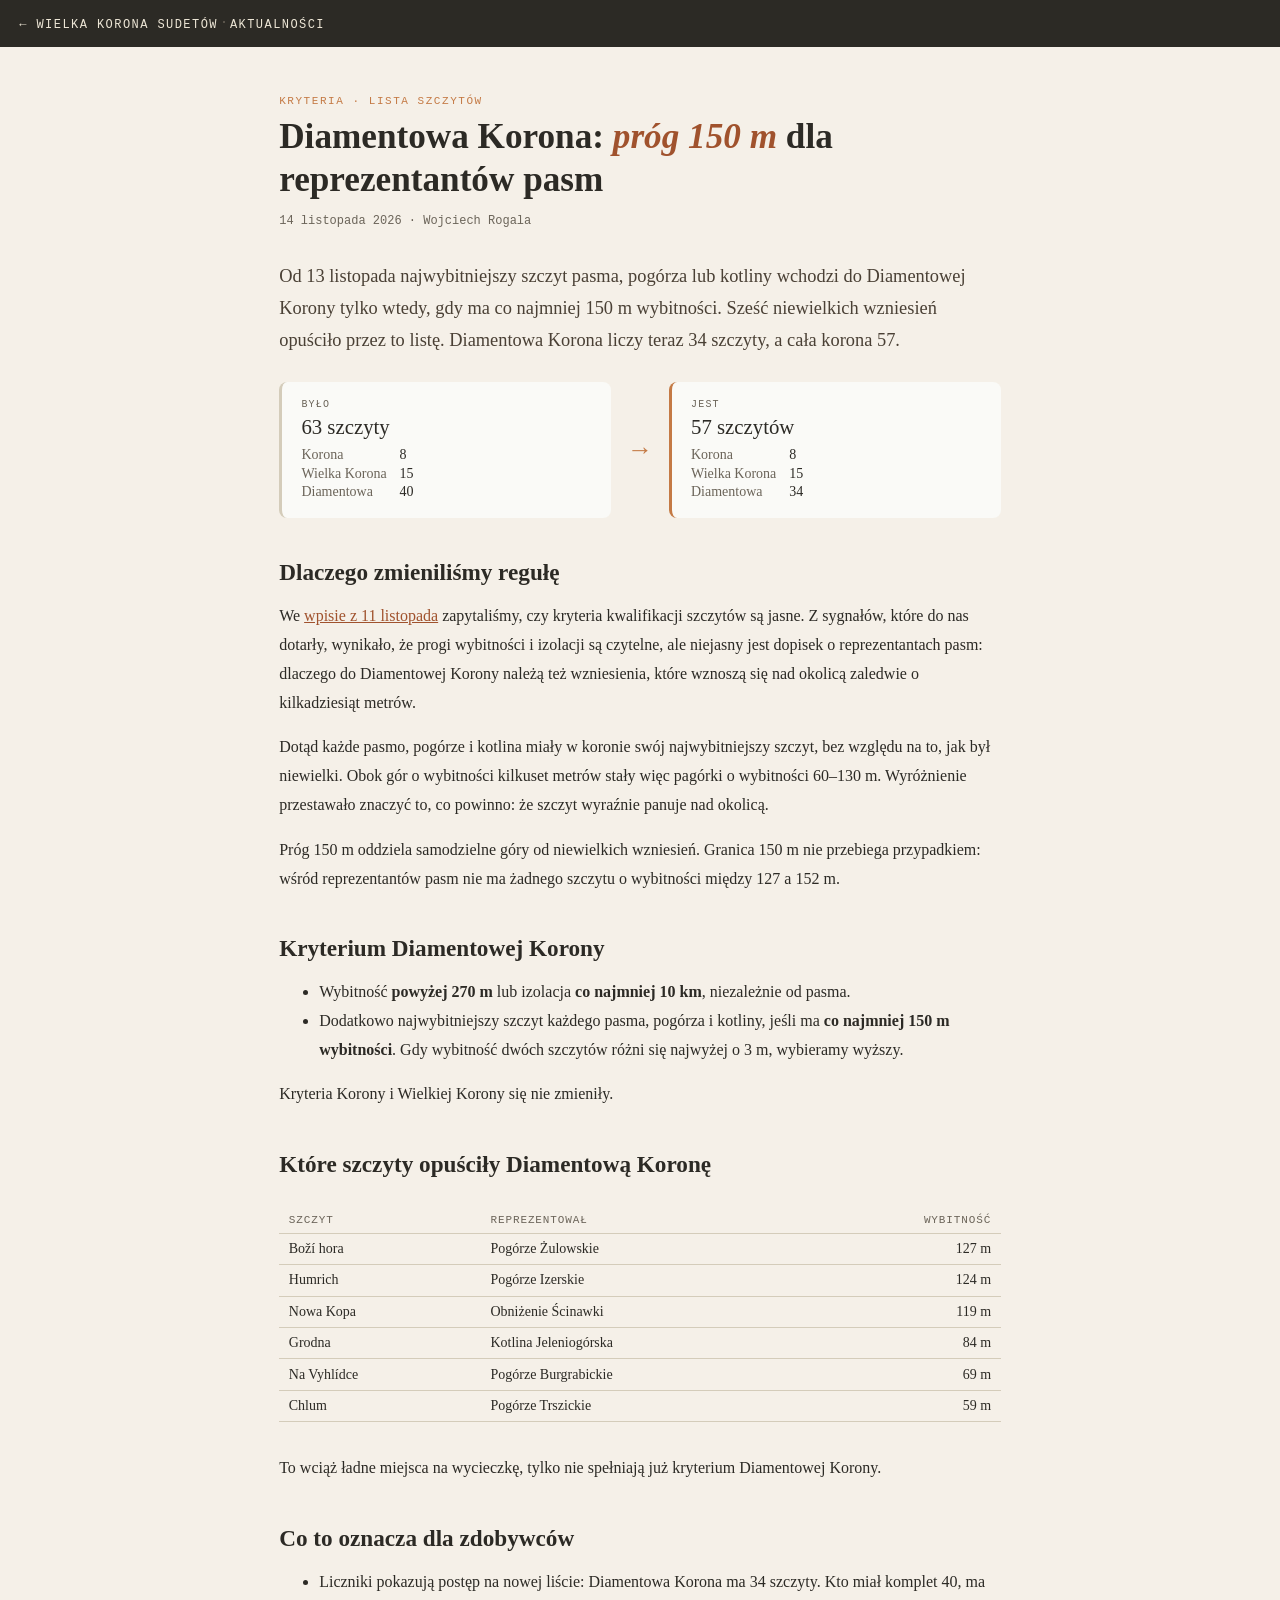
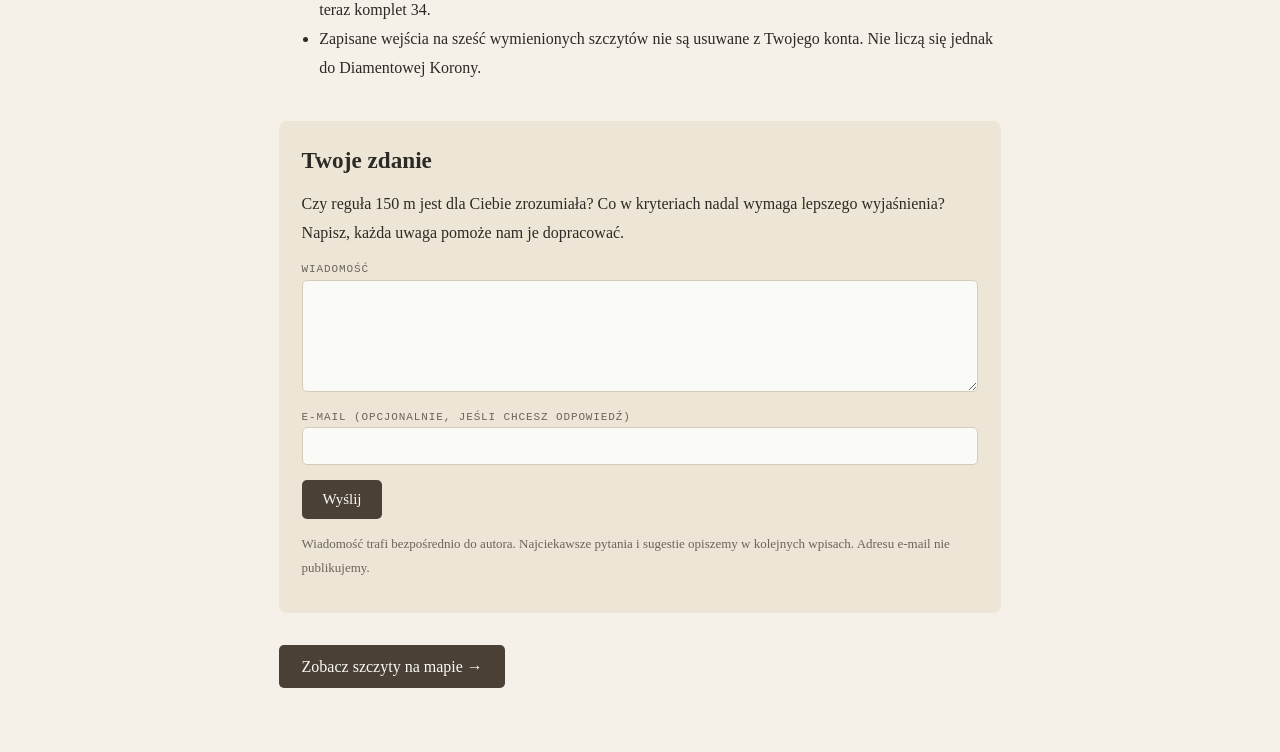
<file: aktualnosci/diamentowa-korona-150-m.html>
<!DOCTYPE html>
<html lang="pl">
<head>
<meta charset="UTF-8">
<meta name="viewport" content="width=device-width, initial-scale=1.0">
<title>Diamentowa Korona: próg 150 m dla reprezentantów pasm</title>
<meta name="description" content="Najwybitniejszy szczyt pasma, pogórza lub kotliny wchodzi do Diamentowej Korony, jeśli ma co najmniej 150 m wybitności. Sześć wzniesień opuściło listę; korona liczy 57 szczytów.">
<meta name="author" content="Wojciech Rogala">
<link rel="canonical" href="https://viasudetica.eu/aktualnosci/diamentowa-korona-150-m.html">
<meta property="og:type" content="article">
<meta property="og:site_name" content="Wielka Korona Sudetów">
<meta property="og:title" content="Diamentowa Korona: próg 150 m dla reprezentantów pasm">
<meta property="og:description" content="Nowa reguła reprezentantów pasm: 8/15/34 = 57 szczytów. Co się zmieniło i dlaczego.">
<meta property="og:url" content="https://viasudetica.eu/aktualnosci/diamentowa-korona-150-m.html">
<meta property="og:image" content="https://viasudetica.eu/hero.jpg">
<meta property="og:locale" content="pl_PL">
<script type="application/ld+json">
{
  "@context": "https://schema.org",
  "@type": "BlogPosting",
  "headline": "Diamentowa Korona: próg 150 m dla reprezentantów pasm",
  "datePublished": "2026-11-14",
  "inLanguage": "pl",
  "author": {"@type": "Person", "name": "Wojciech Rogala"},
  "publisher": {"@type": "Organization", "name": "Wielka Korona Sudetów", "url": "https://viasudetica.eu/"},
  "mainEntityOfPage": "https://viasudetica.eu/aktualnosci/diamentowa-korona-150-m.html"
}
</script>
<style>
:root {
  --stone:#2C2A25; --bark:#4A4035; --moss:#5C6B3A; --lichen:#8A9E5A;
  --cream:#F5F0E8; --parchment:#EDE6D6; --fog:#D4CCBA; --rust:#A0522D;
  --clay:#C47A45; --snow:#FAFAF7; --muted:#6b6459;
  --serif:Georgia, serif; --mono:'Courier New', monospace;
}
* { box-sizing:border-box; }
body { margin:0; background:var(--cream); color:var(--stone); font-family:var(--serif); }
a { color:var(--rust); }
.top { background:var(--stone); padding:0.9rem 1.2rem; }
.top a { color:var(--parchment); text-decoration:none; font-family:var(--mono); font-size:12px; letter-spacing:.12em; text-transform:uppercase; }
article { max-width:760px; margin:0 auto; padding:3rem 1.2rem 4rem; }
.label { font-family:var(--mono); font-size:11px; letter-spacing:.14em; text-transform:uppercase; color:var(--clay); }
h1 { font-size:2.2rem; line-height:1.2; margin:0.6rem 0 0.8rem; }
h1 em { color:var(--rust); }
.meta { font-family:var(--mono); font-size:12px; color:var(--muted); margin-bottom:2rem; }
.lead { font-size:1.15rem; line-height:1.75; color:var(--bark); }
h2 { font-size:1.45rem; margin:2.6rem 0 0.8rem; }
p, li { font-size:16px; line-height:1.8; }
.swap { display:grid; grid-template-columns:1fr auto 1fr; gap:1rem; align-items:stretch; margin:1.6rem 0; }
.swap .card { background:var(--snow); border-radius:8px; padding:1.1rem 1.2rem; border-left:3px solid var(--fog); }
.swap .card.new { border-left-color:var(--clay); }
.swap .arrow { align-self:center; font-size:1.6rem; color:var(--clay); }
.card .tag { font-family:var(--mono); font-size:10px; letter-spacing:.12em; text-transform:uppercase; color:var(--muted); }
.card .name { font-size:1.3rem; margin:0.3rem 0 0.5rem; }
.card .old .name { color:var(--muted); }
.card dl { display:grid; grid-template-columns:auto 1fr; gap:0.15rem 0.8rem; margin:0; font-size:14px; }
.card dt { color:var(--muted); }
.card dd { margin:0; }
.fact { background:var(--stone); color:var(--snow); border-radius:8px; padding:1.4rem 1.5rem; margin:2rem 0; }
.fact .label { color:var(--clay); }
.fact p { margin:0.5rem 0 0; color:var(--parchment); }
.fact strong { color:var(--snow); }
figure { margin:1.8rem 0; background:var(--snow); border-radius:8px; padding:1.2rem; }
figure svg { width:100%; height:auto; display:block; }
figcaption { font-size:13px; line-height:1.6; color:var(--muted); margin-top:0.6rem; }
table { width:100%; border-collapse:collapse; font-size:14px; margin:1rem 0; }
th, td { text-align:left; padding:0.45rem 0.6rem; border-bottom:1px solid var(--fog); }
th { font-family:var(--mono); font-size:11px; letter-spacing:.08em; text-transform:uppercase; color:var(--muted); font-weight:400; }
td.num, th.num { text-align:right; font-variant-numeric:tabular-nums; }
tr.win td { font-weight:bold; }
tr.was td { color:var(--muted); font-style:italic; }
h3 { font-size:1.15rem; margin:2rem 0 0.5rem; color:var(--bark); }
.edu { background:var(--parchment); border-radius:8px; padding:0.2rem 1.4rem 1.2rem; margin:2rem 0; }
.edu figure { background:var(--snow); }
.tablewrap { overflow-x:auto; }
.legend { list-style:none; padding:0; margin:0.7rem 0 0; display:flex; flex-wrap:wrap; gap:0.25rem 1.1rem; }
.legend li { font-size:13px; line-height:1.5; color:var(--bark); }
.legend i { display:inline-block; width:20px; height:3px; vertical-align:middle; margin-right:6px; }
.legend i.bracket { width:3px; height:12px; background:#A0522D; margin:0 14px 0 9px; }
.charts { display:grid; grid-template-columns:1fr 1fr; gap:1rem; margin:1.4rem 0; }
.chart { display:flex; flex-direction:column; gap:0.35rem; background:var(--snow); border-radius:8px; border-left:3px solid var(--clay); padding:1rem 1.2rem; text-decoration:none; color:var(--bark); font-size:14px; line-height:1.6; }
.chart:hover { background:#fff; }
.chart strong { font-size:1.1rem; color:var(--stone); }
.chart .tag { font-family:var(--mono); font-size:10px; letter-spacing:.12em; text-transform:uppercase; color:var(--muted); }
.chart .more { color:var(--rust); }
.note { color:var(--muted); font-size:13px; }
.talk { background:var(--parchment); border-radius:8px; padding:0.2rem 1.4rem 1.3rem; margin:2.4rem 0 1rem; }
.talk h2 { margin-top:1.4rem; }
.talk label { display:block; font-family:var(--mono); font-size:11px; letter-spacing:.08em; text-transform:uppercase; color:var(--muted); margin:0.9rem 0 0.3rem; }
.talk textarea, .talk input { width:100%; font:inherit; font-size:15px; padding:0.6rem 0.7rem; border:1px solid var(--fog); border-radius:5px; background:var(--snow); color:var(--stone); }
.talk textarea { min-height:7rem; resize:vertical; }
.talk button { margin-top:0.9rem; background:var(--bark); color:var(--snow); border:0; border-radius:5px; padding:0.7rem 1.3rem; font:inherit; font-size:15px; cursor:pointer; }
.talk button:disabled { opacity:.6; cursor:default; }
.talk .status { margin-top:0.7rem; font-size:14px; color:var(--moss); }
.talk .status.err { color:var(--rust); }
.qa { border-left:3px solid var(--lichen); padding:0.2rem 0 0.2rem 1rem; margin:1.2rem 0; }
.qa .q { font-style:italic; color:var(--moss); }
.cta { display:inline-block; background:var(--bark); color:var(--snow); text-decoration:none; padding:0.8rem 1.4rem; border-radius:5px; margin-top:1rem; }
.sources { font-size:13px; color:var(--muted); }
.sources li { font-size:13px; line-height:1.6; }
@media (max-width:640px) {
  h1 { font-size:1.7rem; }
  .swap { grid-template-columns:1fr; }
  .charts { grid-template-columns:1fr; }
  .edu { padding:0.2rem 1rem 1rem; }
  .edu figure { padding:0.7rem; margin:1.4rem -0.4rem; }
  table { font-size:13px; }
  th, td { padding:0.4rem 0.35rem; }
  .swap .arrow { transform:rotate(90deg); justify-self:center; }
}
</style>
</head>
<body>
<div class="top"><a href="https://viasudetica.eu/">← Wielka Korona Sudetów</a> <span style="color:#6b6459">·</span> <a href="./">Aktualności</a></div>
<article>
  <div class="label">Kryteria · Lista szczytów</div>
  <h1>Diamentowa Korona: <em>próg 150 m</em> dla reprezentantów pasm</h1>
  <div class="meta">14 listopada 2026 · Wojciech Rogala</div>

  <p class="lead">Od 13 listopada najwybitniejszy szczyt pasma, pogórza lub kotliny wchodzi do Diamentowej Korony tylko wtedy, gdy ma co najmniej 150 m wybitności. Sześć niewielkich wzniesień opuściło przez to listę. Diamentowa Korona liczy teraz 34 szczyty, a cała korona 57.</p>

  <div class="swap">
    <div class="card old">
      <div class="tag">Było</div>
      <div class="name">63 szczyty</div>
      <dl><dt>Korona</dt><dd>8</dd><dt>Wielka Korona</dt><dd>15</dd><dt>Diamentowa</dt><dd>40</dd></dl>
    </div>
    <div class="arrow">→</div>
    <div class="card new">
      <div class="tag">Jest</div>
      <div class="name">57 szczytów</div>
      <dl><dt>Korona</dt><dd>8</dd><dt>Wielka Korona</dt><dd>15</dd><dt>Diamentowa</dt><dd>34</dd></dl>
    </div>
  </div>

  <h2>Dlaczego zmieniliśmy regułę</h2>
  <p>We <a href="sudety-na-modelu-terenu.html">wpisie z 11 listopada</a> zapytaliśmy, czy kryteria kwalifikacji szczytów są jasne. Z sygnałów, które do nas dotarły, wynikało, że progi wybitności i izolacji są czytelne, ale niejasny jest dopisek o reprezentantach pasm: dlaczego do Diamentowej Korony należą też wzniesienia, które wznoszą się nad okolicą zaledwie o kilkadziesiąt metrów.</p>
  <p>Dotąd każde pasmo, pogórze i kotlina miały w koronie swój najwybitniejszy szczyt, bez względu na to, jak był niewielki. Obok gór o wybitności kilkuset metrów stały więc pagórki o wybitności 60–130 m. Wyróżnienie przestawało znaczyć to, co powinno: że szczyt wyraźnie panuje nad okolicą.</p>
  <p>Próg 150 m oddziela samodzielne góry od niewielkich wzniesień. Granica 150 m nie przebiega przypadkiem: wśród reprezentantów pasm nie ma żadnego szczytu o wybitności między 127 a 152 m.</p>

  <h2>Kryterium Diamentowej Korony</h2>
  <ul>
    <li>Wybitność <strong>powyżej 270 m</strong> lub izolacja <strong>co najmniej 10 km</strong>, niezależnie od pasma.</li>
    <li>Dodatkowo najwybitniejszy szczyt każdego pasma, pogórza i kotliny, jeśli ma <strong>co najmniej 150 m wybitności</strong>. Gdy wybitność dwóch szczytów różni się najwyżej o 3 m, wybieramy wyższy.</li>
  </ul>
  <p>Kryteria Korony i Wielkiej Korony się nie zmieniły.</p>

  <h2>Które szczyty opuściły Diamentową Koronę</h2>
  <div class="tablewrap"><table>
    <tr><th>Szczyt</th><th>Reprezentował</th><th class="num">Wybitność</th></tr>
    <tr><td>Boží hora</td><td>Pogórze Żulowskie</td><td class="num">127 m</td></tr>
    <tr><td>Humrich</td><td>Pogórze Izerskie</td><td class="num">124 m</td></tr>
    <tr><td>Nowa Kopa</td><td>Obniżenie Ścinawki</td><td class="num">119 m</td></tr>
    <tr><td>Grodna</td><td>Kotlina Jeleniogórska</td><td class="num">84 m</td></tr>
    <tr><td>Na Vyhlídce</td><td>Pogórze Burgrabickie</td><td class="num">69 m</td></tr>
    <tr><td>Chlum</td><td>Pogórze Trszickie</td><td class="num">59 m</td></tr>
  </table></div>
  <p>To wciąż ładne miejsca na wycieczkę, tylko nie spełniają już kryterium Diamentowej Korony.</p>

  <h2>Co to oznacza dla zdobywców</h2>
  <ul>
    <li>Liczniki pokazują postęp na nowej liście: Diamentowa Korona ma 34 szczyty. Kto miał komplet 40, ma teraz komplet 34.</li>
    <li>Zapisane wejścia na sześć wymienionych szczytów nie są usuwane z Twojego konta. Nie liczą się jednak do Diamentowej Korony.</li>
  </ul>

  <!-- Ramka „Twoje zdanie”: treść Promocja, działanie (zapis do feedback z polem post) Interfejs; skrypt odkrywa ramkę, gdy formularz jest gotowy -->
  <section class="talk" id="twoje-zdanie" data-post="diamentowa-korona-150-m" hidden>
    <h2>Twoje zdanie</h2>
    <p>Czy reguła 150 m jest dla Ciebie zrozumiała? Co w kryteriach nadal wymaga lepszego wyjaśnienia? Napisz, każda uwaga pomoże nam je dopracować.</p>
    <form id="talk-form">
      <label for="talk-msg">Wiadomość</label>
      <textarea id="talk-msg" maxlength="3000" required></textarea>
      <label for="talk-email">E-mail (opcjonalnie, jeśli chcesz odpowiedź)</label>
      <input type="email" id="talk-email" autocomplete="email" maxlength="200">
      <button type="submit" id="talk-send">Wyślij</button>
      <div class="status" id="talk-status" role="status"></div>
    </form>
    <p class="note">Wiadomość trafi bezpośrednio do autora. Najciekawsze pytania i sugestie opiszemy w kolejnych wpisach. Adresu e-mail nie publikujemy.</p>
  </section>

  <a class="cta" href="../#map-section">Zobacz szczyty na mapie →</a>
</article>
<script src="rozmowa.js?v=20261111" defer></script>
</body>
</html>
</file>
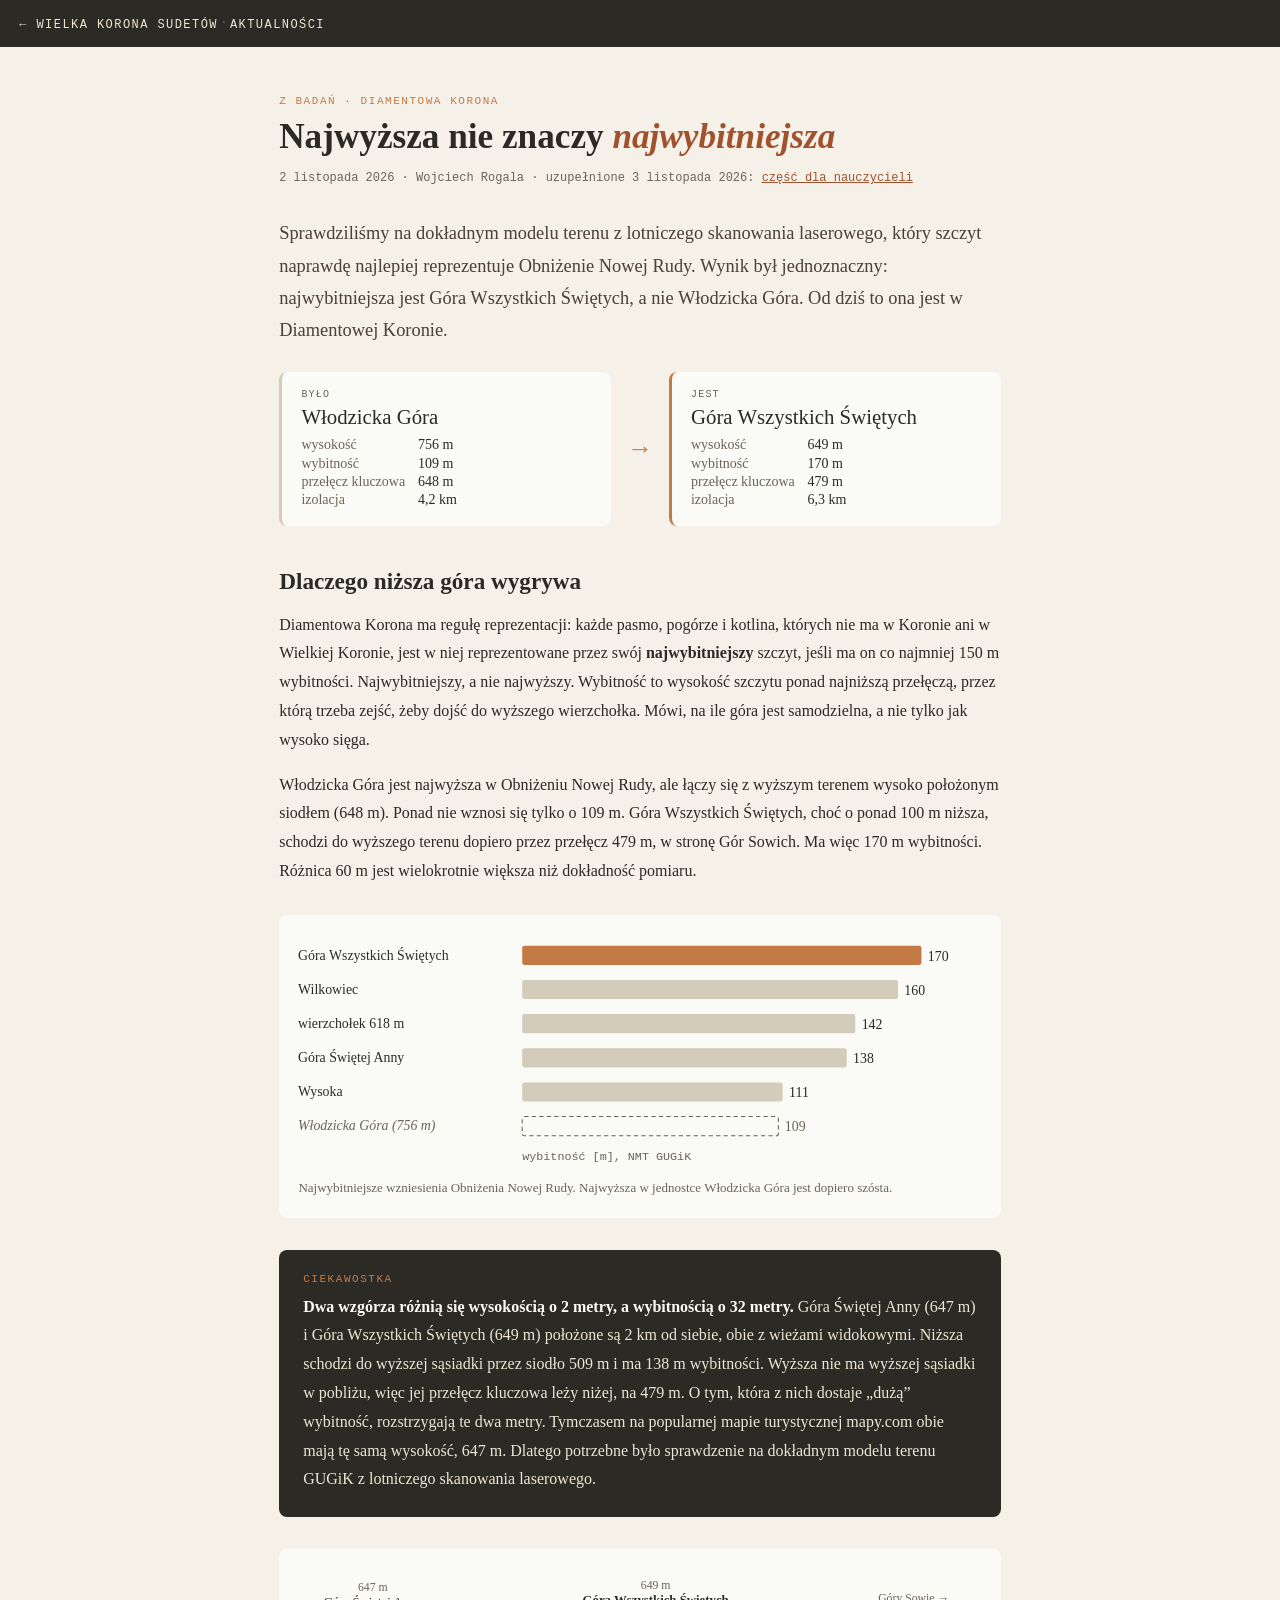
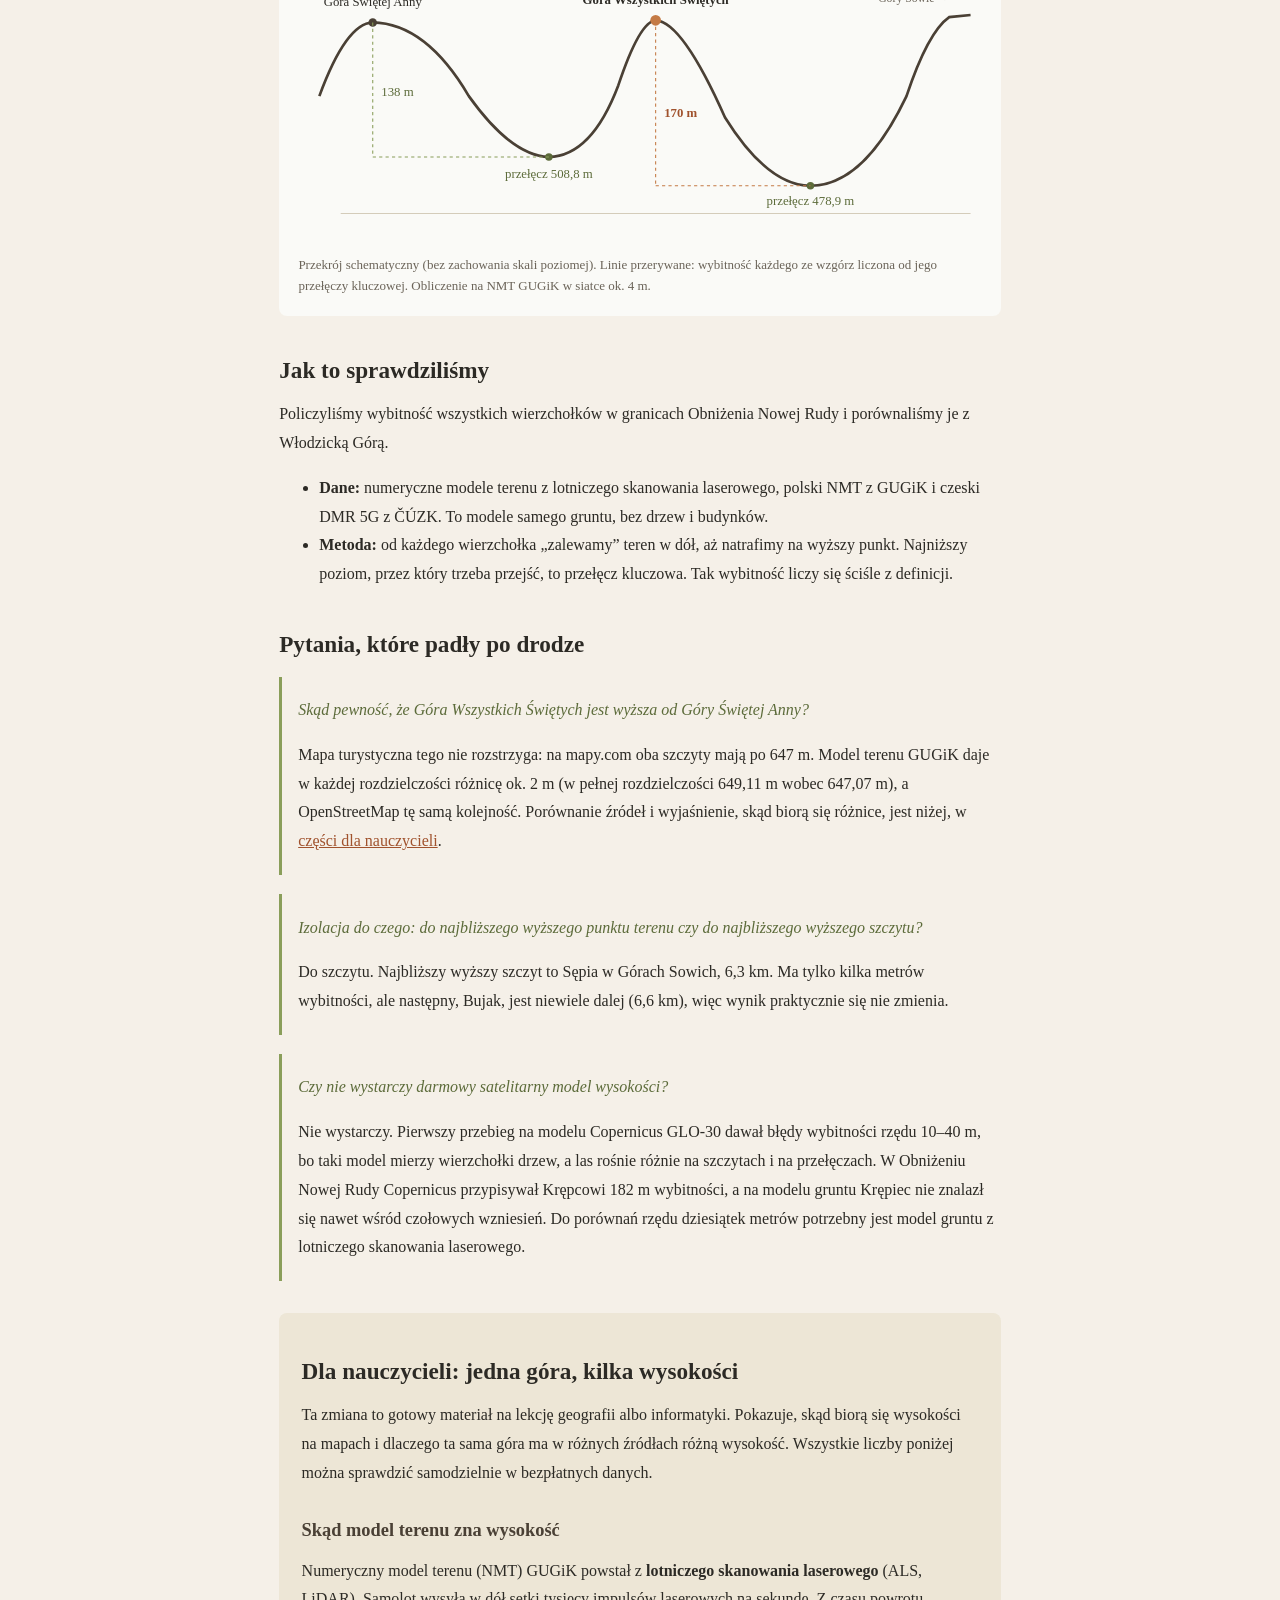
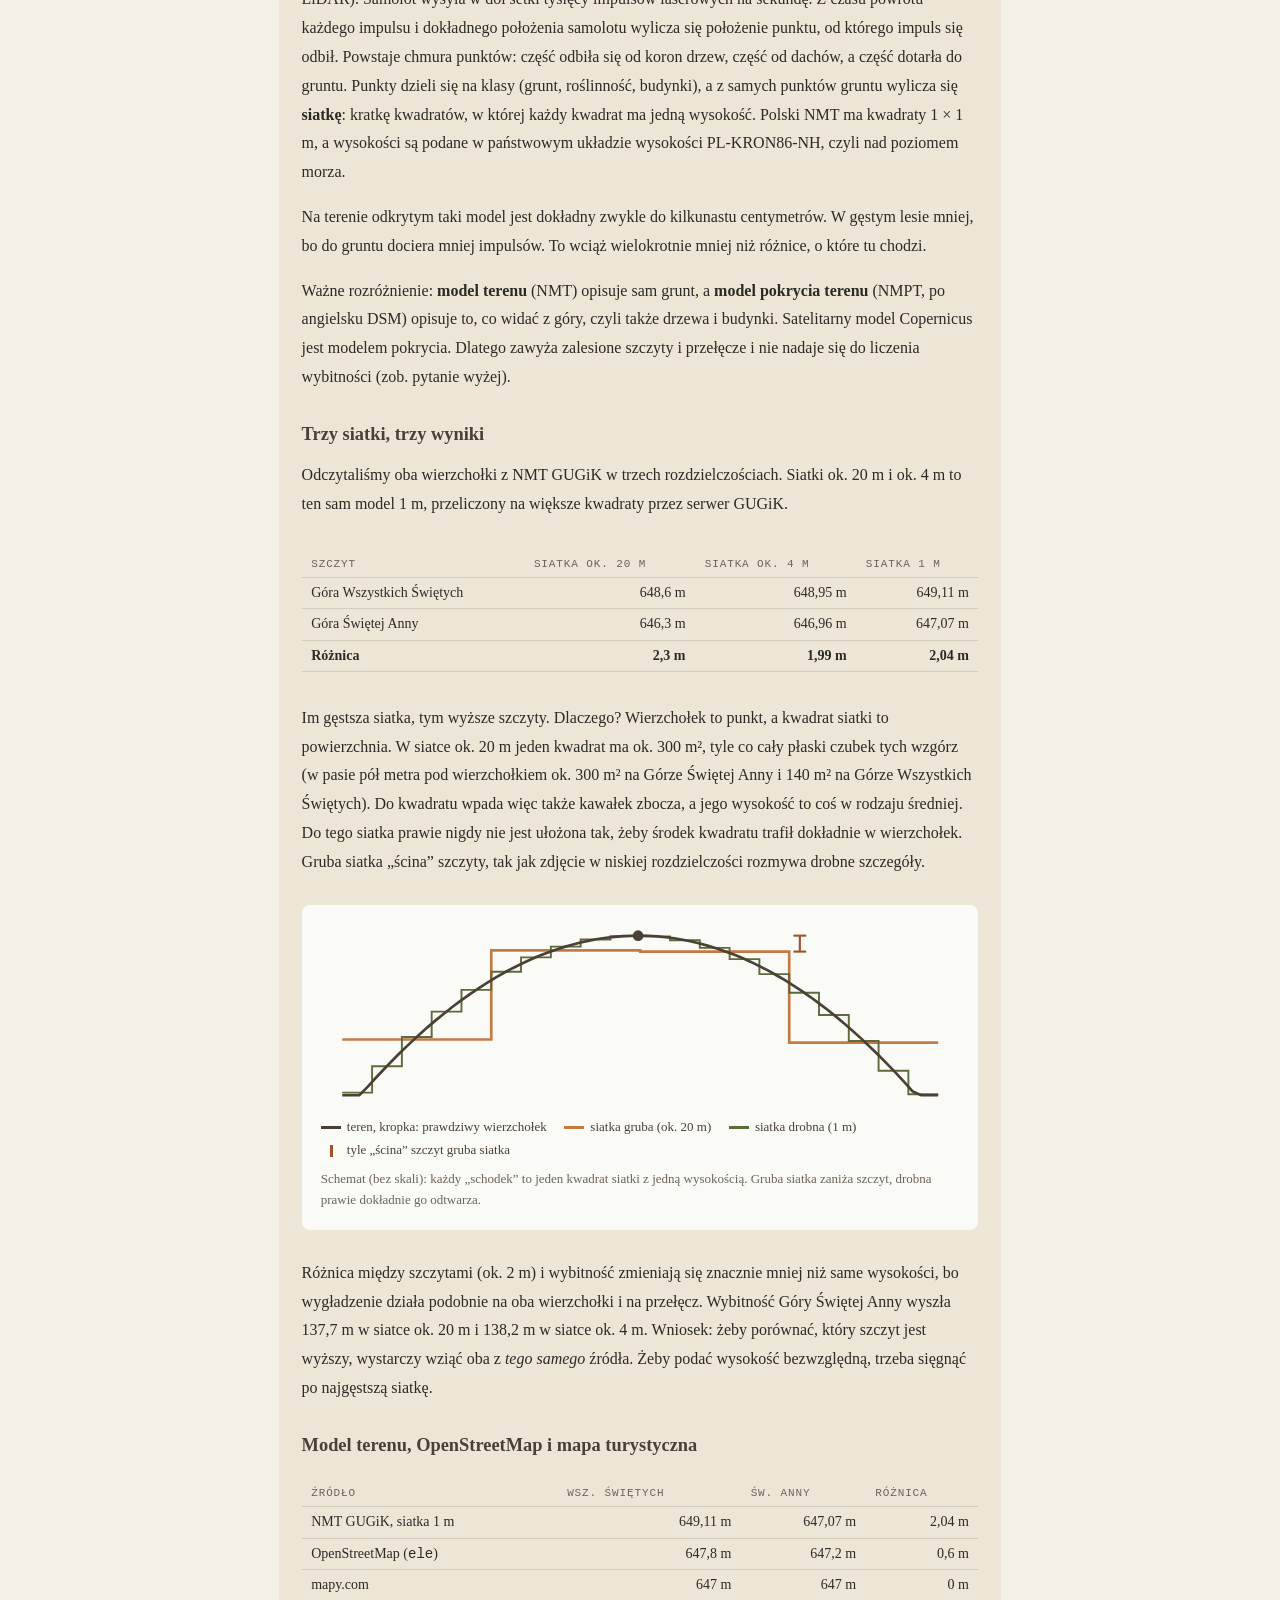
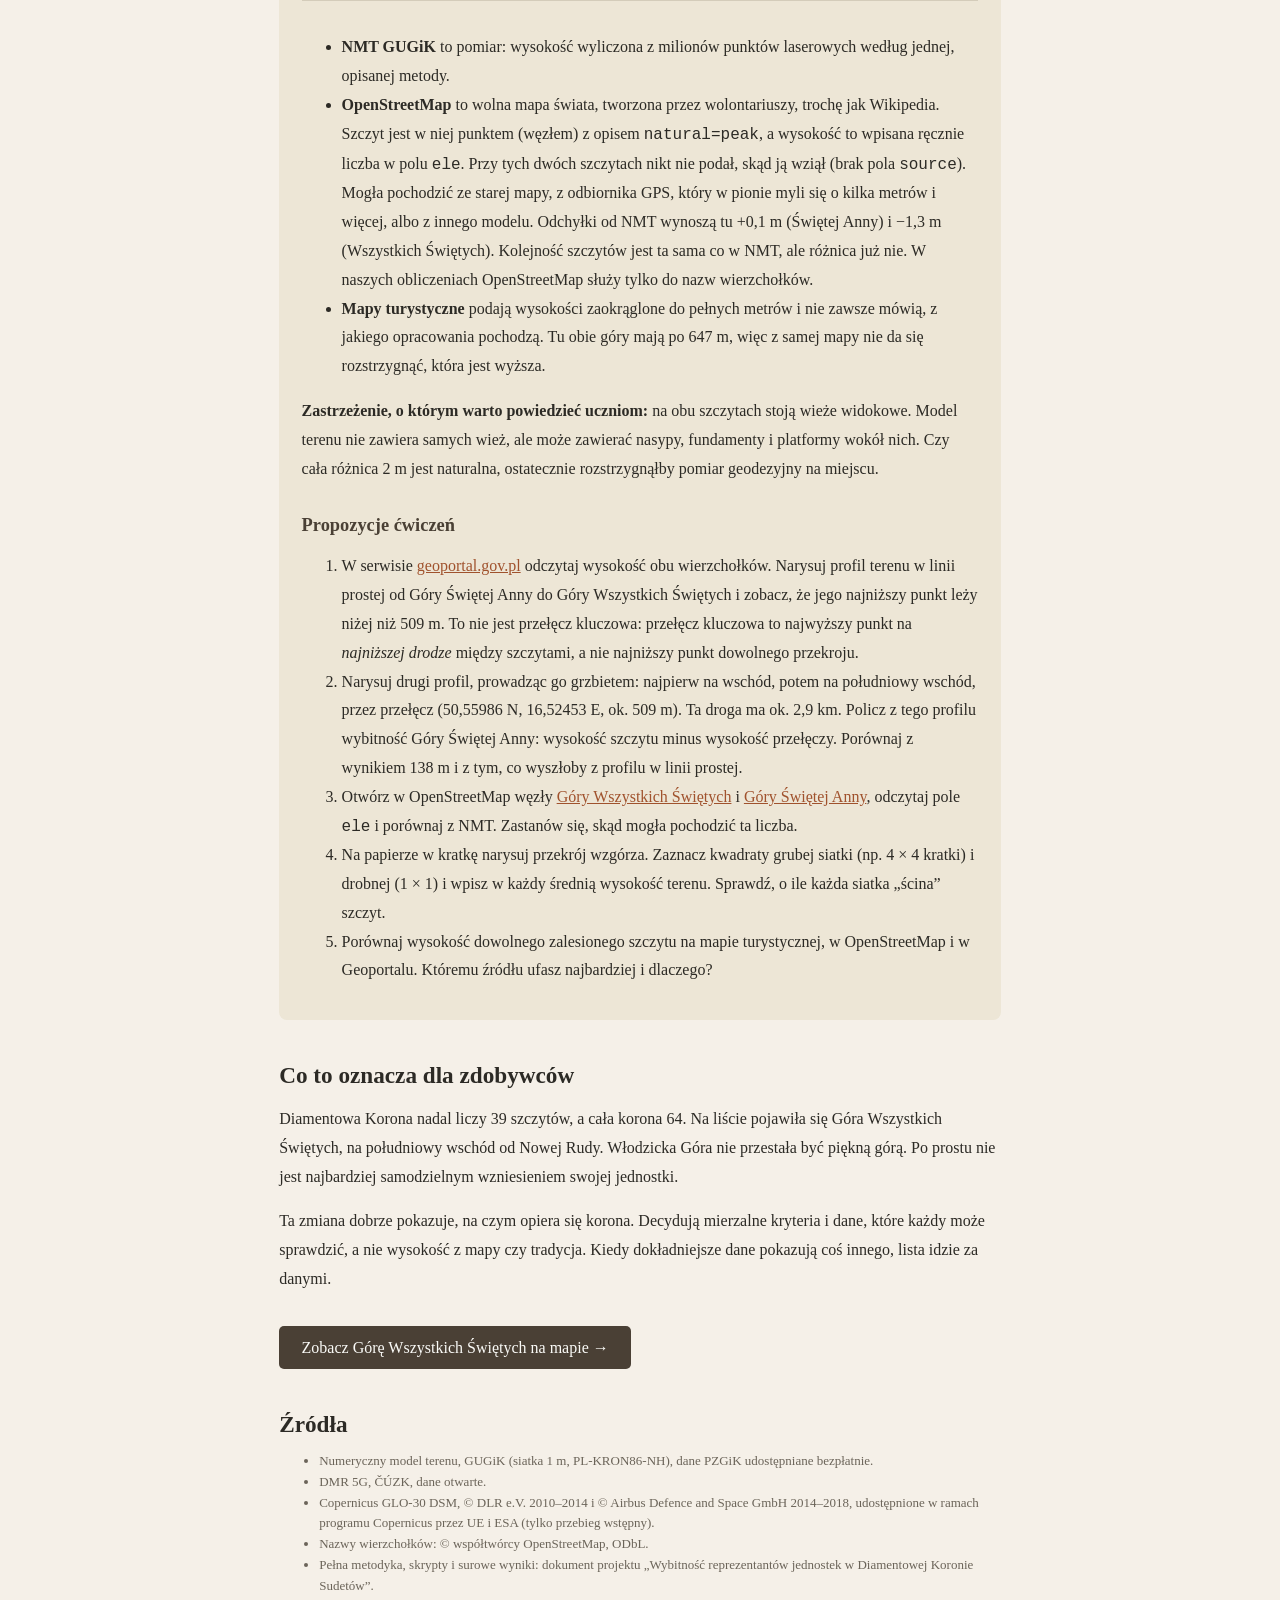
<file: aktualnosci/gora-wszystkich-swietych.html>
<!DOCTYPE html>
<html lang="pl">
<head>
<meta charset="UTF-8">
<meta name="viewport" content="width=device-width, initial-scale=1.0">
<title>Najwyższa nie znaczy najwybitniejsza: Góra Wszystkich Świętych w Diamentowej Koronie Sudetów</title>
<meta name="description" content="Na modelu terenu z lotniczego skanowania laserowego GUGiK sprawdziliśmy, który szczyt jest najwybitniejszy w Obniżeniu Nowej Rudy. W Diamentowej Koronie Sudetów Włodzicką Górę zastąpiła Góra Wszystkich Świętych.">
<meta name="author" content="Wojciech Rogala">
<link rel="canonical" href="https://viasudetica.eu/aktualnosci/gora-wszystkich-swietych.html">
<meta property="og:type" content="article">
<meta property="og:site_name" content="Wielka Korona Sudetów">
<meta property="og:title" content="Najwyższa nie znaczy najwybitniejsza: Góra Wszystkich Świętych w Diamentowej Koronie">
<meta property="og:description" content="Dwa wzgórza różnią się wysokością o 2 m, a wybitnością o 32 m. Wyniki weryfikacji Diamentowej Korony Sudetów na numerycznym modelu terenu.">
<meta property="og:url" content="https://viasudetica.eu/aktualnosci/gora-wszystkich-swietych.html">
<meta property="og:image" content="https://viasudetica.eu/hero.jpg">
<meta property="og:locale" content="pl_PL">
<script type="application/ld+json">
{
  "@context": "https://schema.org",
  "@type": "BlogPosting",
  "headline": "Najwyższa nie znaczy najwybitniejsza: Góra Wszystkich Świętych w Diamentowej Koronie Sudetów",
  "datePublished": "2026-11-02",
  "dateModified": "2026-11-23",
  "inLanguage": "pl",
  "author": {"@type": "Person", "name": "Wojciech Rogala"},
  "publisher": {"@type": "Organization", "name": "Wielka Korona Sudetów", "url": "https://viasudetica.eu/"},
  "mainEntityOfPage": "https://viasudetica.eu/aktualnosci/gora-wszystkich-swietych.html",
  "about": {"@type": "Mountain", "name": "Góra Wszystkich Świętych", "geo": {"@type": "GeoCoordinates", "latitude": 50.55069, "longitude": 16.52097, "elevation": 649}}
}
</script>
<style>
:root {
  --stone:#2C2A25; --bark:#4A4035; --moss:#5C6B3A; --lichen:#8A9E5A;
  --cream:#F5F0E8; --parchment:#EDE6D6; --fog:#D4CCBA; --rust:#A0522D;
  --clay:#C47A45; --snow:#FAFAF7; --muted:#6b6459;
  --serif:Georgia, serif; --mono:'Courier New', monospace;
}
* { box-sizing:border-box; }
body { margin:0; background:var(--cream); color:var(--stone); font-family:var(--serif); }
a { color:var(--rust); }
.top { background:var(--stone); padding:0.9rem 1.2rem; }
.top a { color:var(--parchment); text-decoration:none; font-family:var(--mono); font-size:12px; letter-spacing:.12em; text-transform:uppercase; }
article { max-width:760px; margin:0 auto; padding:3rem 1.2rem 4rem; }
.label { font-family:var(--mono); font-size:11px; letter-spacing:.14em; text-transform:uppercase; color:var(--clay); }
h1 { font-size:2.2rem; line-height:1.2; margin:0.6rem 0 0.8rem; }
h1 em { color:var(--rust); }
.meta { font-family:var(--mono); font-size:12px; color:var(--muted); margin-bottom:2rem; }
.lead { font-size:1.15rem; line-height:1.75; color:var(--bark); }
h2 { font-size:1.45rem; margin:2.6rem 0 0.8rem; }
p, li { font-size:16px; line-height:1.8; }
.swap { display:grid; grid-template-columns:1fr auto 1fr; gap:1rem; align-items:stretch; margin:1.6rem 0; }
.swap .card { background:var(--snow); border-radius:8px; padding:1.1rem 1.2rem; border-left:3px solid var(--fog); }
.swap .card.new { border-left-color:var(--clay); }
.swap .arrow { align-self:center; font-size:1.6rem; color:var(--clay); }
.card .tag { font-family:var(--mono); font-size:10px; letter-spacing:.12em; text-transform:uppercase; color:var(--muted); }
.card .name { font-size:1.3rem; margin:0.3rem 0 0.5rem; }
.card .old .name { color:var(--muted); }
.card dl { display:grid; grid-template-columns:auto 1fr; gap:0.15rem 0.8rem; margin:0; font-size:14px; }
.card dt { color:var(--muted); }
.card dd { margin:0; }
.fact { background:var(--stone); color:var(--snow); border-radius:8px; padding:1.4rem 1.5rem; margin:2rem 0; }
.fact .label { color:var(--clay); }
.fact p { margin:0.5rem 0 0; color:var(--parchment); }
.fact strong { color:var(--snow); }
figure { margin:1.8rem 0; background:var(--snow); border-radius:8px; padding:1.2rem; }
figure svg { width:100%; height:auto; display:block; }
figcaption { font-size:13px; line-height:1.6; color:var(--muted); margin-top:0.6rem; }
table { width:100%; border-collapse:collapse; font-size:14px; margin:1rem 0; }
th, td { text-align:left; padding:0.45rem 0.6rem; border-bottom:1px solid var(--fog); }
th { font-family:var(--mono); font-size:11px; letter-spacing:.08em; text-transform:uppercase; color:var(--muted); font-weight:400; }
td.num { text-align:right; font-variant-numeric:tabular-nums; }
tr.win td { font-weight:bold; }
tr.was td { color:var(--muted); font-style:italic; }
h3 { font-size:1.15rem; margin:2rem 0 0.5rem; color:var(--bark); }
.edu { background:var(--parchment); border-radius:8px; padding:0.2rem 1.4rem 1.2rem; margin:2rem 0; }
.edu figure { background:var(--snow); }
.tablewrap { overflow-x:auto; }
.legend { list-style:none; padding:0; margin:0.7rem 0 0; display:flex; flex-wrap:wrap; gap:0.25rem 1.1rem; }
.legend li { font-size:13px; line-height:1.5; color:var(--bark); }
.legend i { display:inline-block; width:20px; height:3px; vertical-align:middle; margin-right:6px; }
.legend i.bracket { width:3px; height:12px; background:#A0522D; margin:0 14px 0 9px; }
.qa { border-left:3px solid var(--lichen); padding:0.2rem 0 0.2rem 1rem; margin:1.2rem 0; }
.qa .q { font-style:italic; color:var(--moss); }
.cta { display:inline-block; background:var(--bark); color:var(--snow); text-decoration:none; padding:0.8rem 1.4rem; border-radius:5px; margin-top:1rem; }
.sources { font-size:13px; color:var(--muted); }
.sources li { font-size:13px; line-height:1.6; }
@media (max-width:640px) {
  h1 { font-size:1.7rem; }
  .swap { grid-template-columns:1fr; }
  .edu { padding:0.2rem 1rem 1rem; }
  .edu figure { padding:0.7rem; margin:1.4rem -0.4rem; }
  table { font-size:13px; }
  th, td { padding:0.4rem 0.35rem; }
  .swap .arrow { transform:rotate(90deg); justify-self:center; }
}
</style>
</head>
<body>
<div class="top"><a href="https://viasudetica.eu/">← Wielka Korona Sudetów</a> <span style="color:#6b6459">·</span> <a href="./">Aktualności</a></div>
<article>
  <div class="label">Z badań · Diamentowa Korona</div>
  <h1>Najwyższa nie znaczy <em>najwybitniejsza</em></h1>
  <div class="meta">2 listopada 2026 · Wojciech Rogala · uzupełnione 3 listopada 2026: <a href="#dla-nauczycieli">część dla nauczycieli</a></div>

  <p class="lead">Sprawdziliśmy na dokładnym modelu terenu z lotniczego skanowania laserowego, który szczyt naprawdę najlepiej reprezentuje Obniżenie Nowej Rudy. Wynik był jednoznaczny: najwybitniejsza jest Góra Wszystkich Świętych, a nie Włodzicka Góra. Od dziś to ona jest w Diamentowej Koronie.</p>

  <div class="swap">
    <div class="card old">
      <div class="tag">Było</div>
      <div class="name">Włodzicka Góra</div>
      <dl><dt>wysokość</dt><dd>756 m</dd><dt>wybitność</dt><dd>109 m</dd><dt>przełęcz kluczowa</dt><dd>648 m</dd><dt>izolacja</dt><dd>4,2 km</dd></dl>
    </div>
    <div class="arrow">→</div>
    <div class="card new">
      <div class="tag">Jest</div>
      <div class="name">Góra Wszystkich Świętych</div>
      <dl><dt>wysokość</dt><dd>649 m</dd><dt>wybitność</dt><dd>170 m</dd><dt>przełęcz kluczowa</dt><dd>479 m</dd><dt>izolacja</dt><dd>6,3 km</dd></dl>
    </div>
  </div>

  <h2>Dlaczego niższa góra wygrywa</h2>
  <p>Diamentowa Korona ma regułę reprezentacji: każde pasmo, pogórze i kotlina, których nie ma w Koronie ani w Wielkiej Koronie, jest w niej reprezentowane przez swój <strong>najwybitniejszy</strong> szczyt, jeśli ma on co najmniej 150 m wybitności. Najwybitniejszy, a nie najwyższy. Wybitność to wysokość szczytu ponad najniższą przełęczą, przez którą trzeba zejść, żeby dojść do wyższego wierzchołka. Mówi, na ile góra jest samodzielna, a nie tylko jak wysoko sięga.</p>
  <p>Włodzicka Góra jest najwyższa w Obniżeniu Nowej Rudy, ale łączy się z wyższym terenem wysoko położonym siodłem (648 m). Ponad nie wznosi się tylko o 109 m. Góra Wszystkich Świętych, choć o ponad 100 m niższa, schodzi do wyższego terenu dopiero przez przełęcz 479 m, w stronę Gór Sowich. Ma więc 170 m wybitności. Różnica 60 m jest wielokrotnie większa niż dokładność pomiaru.</p>

  <figure>
    <svg viewBox="0 0 640 220" role="img" aria-label="Wybitność w Obniżeniu Nowej Rudy: Góra Wszystkich Świętych 170 m, Wilkowiec 160 m, wierzchołek 618 m 142 m, Góra Świętej Anny 138 m, Wysoka 111 m, Włodzicka Góra 109 m">
      <g font-family="Georgia, serif" font-size="13" fill="#2C2A25">
        <text x="0" y="24">Góra Wszystkich Świętych</text><rect x="210" y="11" width="374" height="18" rx="2" fill="#C47A45"/><text x="590" y="25">170</text>
        <text x="0" y="56">Wilkowiec</text><rect x="210" y="43" width="352" height="18" rx="2" fill="#D4CCBA"/><text x="568" y="57">160</text>
        <text x="0" y="88">wierzchołek 618 m</text><rect x="210" y="75" width="312" height="18" rx="2" fill="#D4CCBA"/><text x="528" y="89">142</text>
        <text x="0" y="120">Góra Świętej Anny</text><rect x="210" y="107" width="304" height="18" rx="2" fill="#D4CCBA"/><text x="520" y="121">138</text>
        <text x="0" y="152">Wysoka</text><rect x="210" y="139" width="244" height="18" rx="2" fill="#D4CCBA"/><text x="460" y="153">111</text>
        <text x="0" y="184" font-style="italic" fill="#6b6459">Włodzicka Góra (756 m)</text><rect x="210" y="171" width="240" height="18" rx="2" fill="none" stroke="#6b6459" stroke-dasharray="4 3"/><text x="456" y="185" fill="#6b6459">109</text>
        <text x="210" y="212" font-family="'Courier New', monospace" font-size="11" fill="#6b6459">wybitność [m], NMT GUGiK</text>
      </g>
    </svg>
    <figcaption>Najwybitniejsze wzniesienia Obniżenia Nowej Rudy. Najwyższa w jednostce Włodzicka Góra jest dopiero szósta.</figcaption>
  </figure>

  <div class="fact">
    <div class="label">Ciekawostka</div>
    <p><strong>Dwa wzgórza różnią się wysokością o 2 metry, a wybitnością o 32 metry.</strong> Góra Świętej Anny (647 m) i Góra Wszystkich Świętych (649 m) położone są 2 km od siebie, obie z wieżami widokowymi. Niższa schodzi do wyższej sąsiadki przez siodło 509 m i ma 138 m wybitności. Wyższa nie ma wyższej sąsiadki w pobliżu, więc jej przełęcz kluczowa leży niżej, na 479 m. O tym, która z nich dostaje „dużą” wybitność, rozstrzygają te dwa metry. Tymczasem na popularnej mapie turystycznej mapy.com obie mają tę samą wysokość, 647 m. Dlatego potrzebne było sprawdzenie na dokładnym modelu terenu GUGiK z lotniczego skanowania laserowego.</p>
  </div>

  <figure>
    <svg viewBox="0 0 640 260" role="img" aria-label="Schematyczny przekrój: Góra Świętej Anny 647 m, przełęcz 508,8 m, Góra Wszystkich Świętych 649 m, przełęcz 478,9 m, Góry Sowie">
      <g font-family="Georgia, serif" font-size="12" fill="#2C2A25">
        <line x1="40" y1="230" x2="630" y2="230" stroke="#D4CCBA"/>
        <path d="M20 120 Q45 52 70 51 Q120 52 160 120 Q200 176 235 177 Q275 176 300 110 Q320 50 335 49 Q360 50 400 140 Q440 204 480 204 Q530 204 570 120 Q590 60 610 46 L630 44" fill="none" stroke="#4A4035" stroke-width="2.5"/>
        <circle cx="70" cy="51" r="4" fill="#4A4035"/><text x="70" y="36" text-anchor="middle">Góra Świętej Anny</text><text x="70" y="22" text-anchor="middle" font-size="11" fill="#6b6459">647 m</text>
        <circle cx="335" cy="49" r="5" fill="#C47A45"/><text x="335" y="34" text-anchor="middle" font-weight="bold">Góra Wszystkich Świętych</text><text x="335" y="20" text-anchor="middle" font-size="11" fill="#6b6459">649 m</text>
        <text x="610" y="32" text-anchor="end" font-size="11" fill="#6b6459">Góry Sowie →</text>
        <circle cx="235" cy="177" r="3.5" fill="#5C6B3A"/><text x="235" y="197" text-anchor="middle" fill="#5C6B3A">przełęcz 508,8 m</text>
        <circle cx="480" cy="204" r="3.5" fill="#5C6B3A"/><text x="480" y="222" text-anchor="middle" fill="#5C6B3A">przełęcz 478,9 m</text>
        <line x1="70" y1="51" x2="70" y2="177" stroke="#8A9E5A" stroke-dasharray="3 3"/><line x1="70" y1="177" x2="235" y2="177" stroke="#8A9E5A" stroke-dasharray="3 3"/>
        <text x="78" y="120" fill="#5C6B3A">138 m</text>
        <line x1="335" y1="49" x2="335" y2="204" stroke="#C47A45" stroke-dasharray="3 3"/><line x1="335" y1="204" x2="480" y2="204" stroke="#C47A45" stroke-dasharray="3 3"/>
        <text x="343" y="140" fill="#A0522D" font-weight="bold">170 m</text>
      </g>
    </svg>
    <figcaption>Przekrój schematyczny (bez zachowania skali poziomej). Linie przerywane: wybitność każdego ze wzgórz liczona od jego przełęczy kluczowej. Obliczenie na NMT GUGiK w siatce ok. 4 m.</figcaption>
  </figure>

  <h2>Jak to sprawdziliśmy</h2>
  <p>Policzyliśmy wybitność wszystkich wierzchołków w granicach Obniżenia Nowej Rudy i porównaliśmy je z Włodzicką Górą.</p>
  <ul>
    <li><strong>Dane:</strong> numeryczne modele terenu z lotniczego skanowania laserowego, polski NMT z GUGiK i czeski DMR 5G z ČÚZK. To modele samego gruntu, bez drzew i budynków.</li>
    <li><strong>Metoda:</strong> od każdego wierzchołka „zalewamy” teren w dół, aż natrafimy na wyższy punkt. Najniższy poziom, przez który trzeba przejść, to przełęcz kluczowa. Tak wybitność liczy się ściśle z definicji.</li>
  </ul>

  <h2>Pytania, które padły po drodze</h2>
  <div class="qa">
    <p class="q">Skąd pewność, że Góra Wszystkich Świętych jest wyższa od Góry Świętej Anny?</p>
    <p>Mapa turystyczna tego nie rozstrzyga: na mapy.com oba szczyty mają po 647 m. Model terenu GUGiK daje w każdej rozdzielczości różnicę ok. 2 m (w pełnej rozdzielczości 649,11 m wobec 647,07 m), a OpenStreetMap tę samą kolejność. Porównanie źródeł i wyjaśnienie, skąd biorą się różnice, jest niżej, w <a href="#dla-nauczycieli">części dla nauczycieli</a>.</p>
  </div>
  <div class="qa">
    <p class="q">Izolacja do czego: do najbliższego wyższego punktu terenu czy do najbliższego wyższego szczytu?</p>
    <p>Do szczytu. Najbliższy wyższy szczyt to Sępia w Górach Sowich, 6,3 km. Ma tylko kilka metrów wybitności, ale następny, Bujak, jest niewiele dalej (6,6 km), więc wynik praktycznie się nie zmienia.</p>
  </div>
  <div class="qa">
    <p class="q">Czy nie wystarczy darmowy satelitarny model wysokości?</p>
    <p>Nie wystarczy. Pierwszy przebieg na modelu Copernicus GLO-30 dawał błędy wybitności rzędu 10–40 m, bo taki model mierzy wierzchołki drzew, a las rośnie różnie na szczytach i na przełęczach. W Obniżeniu Nowej Rudy Copernicus przypisywał Krępcowi 182 m wybitności, a na modelu gruntu Krępiec nie znalazł się nawet wśród czołowych wzniesień. Do porównań rzędu dziesiątek metrów potrzebny jest model gruntu z lotniczego skanowania laserowego.</p>
  </div>

  <section class="edu" id="dla-nauczycieli">
  <h2>Dla nauczycieli: jedna góra, kilka wysokości</h2>
  <p>Ta zmiana to gotowy materiał na lekcję geografii albo informatyki. Pokazuje, skąd biorą się wysokości na mapach i dlaczego ta sama góra ma w różnych źródłach różną wysokość. Wszystkie liczby poniżej można sprawdzić samodzielnie w bezpłatnych danych.</p>

  <h3>Skąd model terenu zna wysokość</h3>
  <p>Numeryczny model terenu (NMT) GUGiK powstał z <strong>lotniczego skanowania laserowego</strong> (ALS, LiDAR). Samolot wysyła w dół setki tysięcy impulsów laserowych na sekundę. Z czasu powrotu każdego impulsu i dokładnego położenia samolotu wylicza się położenie punktu, od którego impuls się odbił. Powstaje chmura punktów: część odbiła się od koron drzew, część od dachów, a część dotarła do gruntu. Punkty dzieli się na klasy (grunt, roślinność, budynki), a z samych punktów gruntu wylicza się <strong>siatkę</strong>: kratkę kwadratów, w której każdy kwadrat ma jedną wysokość. Polski NMT ma kwadraty 1 × 1 m, a wysokości są podane w państwowym układzie wysokości PL-KRON86-NH, czyli nad poziomem morza.</p>
  <p>Na terenie odkrytym taki model jest dokładny zwykle do kilkunastu centymetrów. W gęstym lesie mniej, bo do gruntu dociera mniej impulsów. To wciąż wielokrotnie mniej niż różnice, o które tu chodzi.</p>
  <p>Ważne rozróżnienie: <strong>model terenu</strong> (NMT) opisuje sam grunt, a <strong>model pokrycia terenu</strong> (NMPT, po angielsku DSM) opisuje to, co widać z góry, czyli także drzewa i budynki. Satelitarny model Copernicus jest modelem pokrycia. Dlatego zawyża zalesione szczyty i przełęcze i nie nadaje się do liczenia wybitności (zob. pytanie wyżej).</p>

  <h3>Trzy siatki, trzy wyniki</h3>
  <p>Odczytaliśmy oba wierzchołki z NMT GUGiK w trzech rozdzielczościach. Siatki ok. 20 m i ok. 4 m to ten sam model 1 m, przeliczony na większe kwadraty przez serwer GUGiK.</p>
  <div class="tablewrap"><table>
    <tr><th>Szczyt</th><th class="num">siatka ok. 20 m</th><th class="num">siatka ok. 4 m</th><th class="num">siatka 1 m</th></tr>
    <tr><td>Góra Wszystkich Świętych</td><td class="num">648,6 m</td><td class="num">648,95 m</td><td class="num">649,11 m</td></tr>
    <tr><td>Góra Świętej Anny</td><td class="num">646,3 m</td><td class="num">646,96 m</td><td class="num">647,07 m</td></tr>
    <tr class="win"><td>Różnica</td><td class="num">2,3 m</td><td class="num">1,99 m</td><td class="num">2,04 m</td></tr>
  </table></div>
  <p>Im gęstsza siatka, tym wyższe szczyty. Dlaczego? Wierzchołek to punkt, a kwadrat siatki to powierzchnia. W siatce ok. 20 m jeden kwadrat ma ok. 300 m², tyle co cały płaski czubek tych wzgórz (w pasie pół metra pod wierzchołkiem ok. 300 m² na Górze Świętej Anny i 140 m² na Górze Wszystkich Świętych). Do kwadratu wpada więc także kawałek zbocza, a jego wysokość to coś w rodzaju średniej. Do tego siatka prawie nigdy nie jest ułożona tak, żeby środek kwadratu trafił dokładnie w wierzchołek. Gruba siatka „ścina” szczyty, tak jak zdjęcie w niskiej rozdzielczości rozmywa drobne szczegóły.</p>
  <figure>
    <svg viewBox="20 30 600 170" role="img" aria-label="Schemat: przekrój wierzchołka i jego zapis w siatce grubej i drobnej. Gruba siatka obniża szczyt, drobna prawie nie.">
      <g font-family="Georgia, serif" font-size="16" fill="#2C2A25">
        <path d="M40 137.6 L180 137.6 L180 53.8 L320 53.8 L320 55.0 L460 55.0 L460 140.6 L600 140.6" fill="none" stroke="#C47A45" stroke-width="2.5"/>
        <path d="M40 187.5 L68 187.5 L68 162.7 L96 162.7 L96 135.3 L124 135.3 L124 111.4 L152 111.4 L152 91.0 L180 91.0 L180 74.0 L208 74.0 L208 60.4 L236 60.4 L236 50.3 L264 50.3 L264 43.7 L292 43.7 L292 40.5 L320 40.5 L320 40.7 L348 40.7 L348 44.4 L376 44.4 L376 51.5 L404 51.5 L404 62.1 L432 62.1 L432 76.2 L460 76.2 L460 93.7 L488 93.7 L488 114.6 L516 114.6 L516 139.0 L544 139.0 L544 166.9 L572 166.9 L572 189.0 L600 189.0" fill="none" stroke="#5C6B3A" stroke-width="1.8"/>
        <path d="M40 190.0 L48 190.0 L56 190.0 L64 181.9 L72 173.1 L80 164.6 L88 156.4 L96 148.4 L104 140.8 L112 133.4 L120 126.2 L128 119.4 L136 112.9 L144 106.6 L152 100.6 L160 94.9 L168 89.5 L176 84.4 L184 79.5 L192 74.9 L200 70.6 L208 66.6 L216 62.9 L224 59.4 L232 56.3 L240 53.4 L248 50.8 L256 48.5 L264 46.4 L272 44.7 L280 43.2 L288 42.0 L296 41.1 L304 40.4 L312 40.1 L320 40.0 L328 40.2 L336 40.7 L344 41.5 L352 42.5 L360 43.9 L368 45.5 L376 47.4 L384 49.6 L392 52.0 L400 54.8 L408 57.8 L416 61.1 L424 64.7 L432 68.6 L440 72.7 L448 77.2 L456 81.9 L464 86.9 L472 92.2 L480 97.7 L488 103.6 L496 109.7 L504 116.1 L512 122.8 L520 129.8 L528 137.0 L536 144.6 L544 152.4 L552 160.5 L560 168.8 L568 177.5 L576 186.4 L584 190.0 L592 190.0 L600 190.0" fill="none" stroke="#4A4035" stroke-width="2.5"/>
        <circle cx="318" cy="40" r="5" fill="#4A4035"/>
        <line x1="470" y1="40" x2="470" y2="55" stroke="#A0522D" stroke-width="2"/><line x1="464" y1="40" x2="476" y2="40" stroke="#A0522D" stroke-width="2"/><line x1="464" y1="55" x2="476" y2="55" stroke="#A0522D" stroke-width="2"/>
      </g>
    </svg>
    <ul class="legend"><li><i style="background:#4A4035"></i>teren, kropka: prawdziwy wierzchołek</li><li><i style="background:#C47A45"></i>siatka gruba (ok. 20 m)</li><li><i style="background:#5C6B3A"></i>siatka drobna (1 m)</li><li><i class="bracket"></i>tyle „ścina” szczyt gruba siatka</li></ul>
    <figcaption>Schemat (bez skali): każdy „schodek” to jeden kwadrat siatki z jedną wysokością. Gruba siatka zaniża szczyt, drobna prawie dokładnie go odtwarza.</figcaption>
  </figure>
  <p>Różnica między szczytami (ok. 2 m) i wybitność zmieniają się znacznie mniej niż same wysokości, bo wygładzenie działa podobnie na oba wierzchołki i na przełęcz. Wybitność Góry Świętej Anny wyszła 137,7 m w siatce ok. 20 m i 138,2 m w siatce ok. 4 m. Wniosek: żeby porównać, który szczyt jest wyższy, wystarczy wziąć oba z <em>tego samego</em> źródła. Żeby podać wysokość bezwzględną, trzeba sięgnąć po najgęstszą siatkę.</p>

  <h3>Model terenu, OpenStreetMap i mapa turystyczna</h3>
  <div class="tablewrap"><table>
    <tr><th>Źródło</th><th class="num">Wsz. Świętych</th><th class="num">Św. Anny</th><th class="num">różnica</th></tr>
    <tr><td>NMT GUGiK, siatka 1 m</td><td class="num">649,11 m</td><td class="num">647,07 m</td><td class="num">2,04 m</td></tr>
    <tr><td>OpenStreetMap (<code>ele</code>)</td><td class="num">647,8 m</td><td class="num">647,2 m</td><td class="num">0,6 m</td></tr>
    <tr><td>mapy.com</td><td class="num">647 m</td><td class="num">647 m</td><td class="num">0 m</td></tr>
  </table></div>
  <ul>
    <li><strong>NMT GUGiK</strong> to pomiar: wysokość wyliczona z milionów punktów laserowych według jednej, opisanej metody.</li>
    <li><strong>OpenStreetMap</strong> to wolna mapa świata, tworzona przez wolontariuszy, trochę jak Wikipedia. Szczyt jest w niej punktem (węzłem) z opisem <code>natural=peak</code>, a wysokość to wpisana ręcznie liczba w polu <code>ele</code>. Przy tych dwóch szczytach nikt nie podał, skąd ją wziął (brak pola <code>source</code>). Mogła pochodzić ze starej mapy, z odbiornika GPS, który w pionie myli się o kilka metrów i więcej, albo z innego modelu. Odchyłki od NMT wynoszą tu +0,1 m (Świętej Anny) i −1,3 m (Wszystkich Świętych). Kolejność szczytów jest ta sama co w NMT, ale różnica już nie. W naszych obliczeniach OpenStreetMap służy tylko do nazw wierzchołków.</li>
    <li><strong>Mapy turystyczne</strong> podają wysokości zaokrąglone do pełnych metrów i nie zawsze mówią, z jakiego opracowania pochodzą. Tu obie góry mają po 647 m, więc z samej mapy nie da się rozstrzygnąć, która jest wyższa.</li>
  </ul>
  <p><strong>Zastrzeżenie, o którym warto powiedzieć uczniom:</strong> na obu szczytach stoją wieże widokowe. Model terenu nie zawiera samych wież, ale może zawierać nasypy, fundamenty i platformy wokół nich. Czy cała różnica 2 m jest naturalna, ostatecznie rozstrzygnąłby pomiar geodezyjny na miejscu.</p>

  <h3>Propozycje ćwiczeń</h3>
  <ol>
    <li>W serwisie <a href="https://www.geoportal.gov.pl/">geoportal.gov.pl</a> odczytaj wysokość obu wierzchołków. Narysuj profil terenu w linii prostej od Góry Świętej Anny do Góry Wszystkich Świętych i zobacz, że jego najniższy punkt leży niżej niż 509 m. To nie jest przełęcz kluczowa: przełęcz kluczowa to najwyższy punkt na <em>najniższej drodze</em> między szczytami, a nie najniższy punkt dowolnego przekroju.</li>
    <li>Narysuj drugi profil, prowadząc go grzbietem: najpierw na wschód, potem na południowy wschód, przez przełęcz (50,55986 N, 16,52453 E, ok. 509 m). Ta droga ma ok. 2,9 km. Policz z tego profilu wybitność Góry Świętej Anny: wysokość szczytu minus wysokość przełęczy. Porównaj z wynikiem 138 m i z tym, co wyszłoby z profilu w linii prostej.</li>
    <li>Otwórz w OpenStreetMap węzły <a href="https://www.openstreetmap.org/node/2530825843">Góry Wszystkich Świętych</a> i <a href="https://www.openstreetmap.org/node/4823538563">Góry Świętej Anny</a>, odczytaj pole <code>ele</code> i porównaj z NMT. Zastanów się, skąd mogła pochodzić ta liczba.</li>
    <li>Na papierze w kratkę narysuj przekrój wzgórza. Zaznacz kwadraty grubej siatki (np. 4 × 4 kratki) i drobnej (1 × 1) i wpisz w każdy średnią wysokość terenu. Sprawdź, o ile każda siatka „ścina” szczyt.</li>
    <li>Porównaj wysokość dowolnego zalesionego szczytu na mapie turystycznej, w OpenStreetMap i w Geoportalu. Któremu źródłu ufasz najbardziej i dlaczego?</li>
  </ol>
  </section>
  <h2>Co to oznacza dla zdobywców</h2>
  <p>Diamentowa Korona nadal liczy 39 szczytów, a cała korona 64. Na liście pojawiła się Góra Wszystkich Świętych, na południowy wschód od Nowej Rudy. Włodzicka Góra nie przestała być piękną górą. Po prostu nie jest najbardziej samodzielnym wzniesieniem swojej jednostki.</p>
  <p>Ta zmiana dobrze pokazuje, na czym opiera się korona. Decydują mierzalne kryteria i dane, które każdy może sprawdzić, a nie wysokość z mapy czy tradycja. Kiedy dokładniejsze dane pokazują coś innego, lista idzie za danymi.</p>
  <a class="cta" href="../?szczyt=gora-wszystkich-swietych">Zobacz Górę Wszystkich Świętych na mapie →</a>

  <h2>Źródła</h2>
  <ul class="sources">
    <li>Numeryczny model terenu, GUGiK (siatka 1 m, PL-KRON86-NH), dane PZGiK udostępniane bezpłatnie.</li>
    <li>DMR 5G, ČÚZK, dane otwarte.</li>
    <li>Copernicus GLO-30 DSM, © DLR e.V. 2010–2014 i © Airbus Defence and Space GmbH 2014–2018, udostępnione w ramach programu Copernicus przez UE i ESA (tylko przebieg wstępny).</li>
    <li>Nazwy wierzchołków: © współtwórcy OpenStreetMap, ODbL.</li>
    <li>Pełna metodyka, skrypty i surowe wyniki: dokument projektu „Wybitność reprezentantów jednostek w Diamentowej Koronie Sudetów”.</li>
  </ul>
</article>
</body>
</html>
</file>
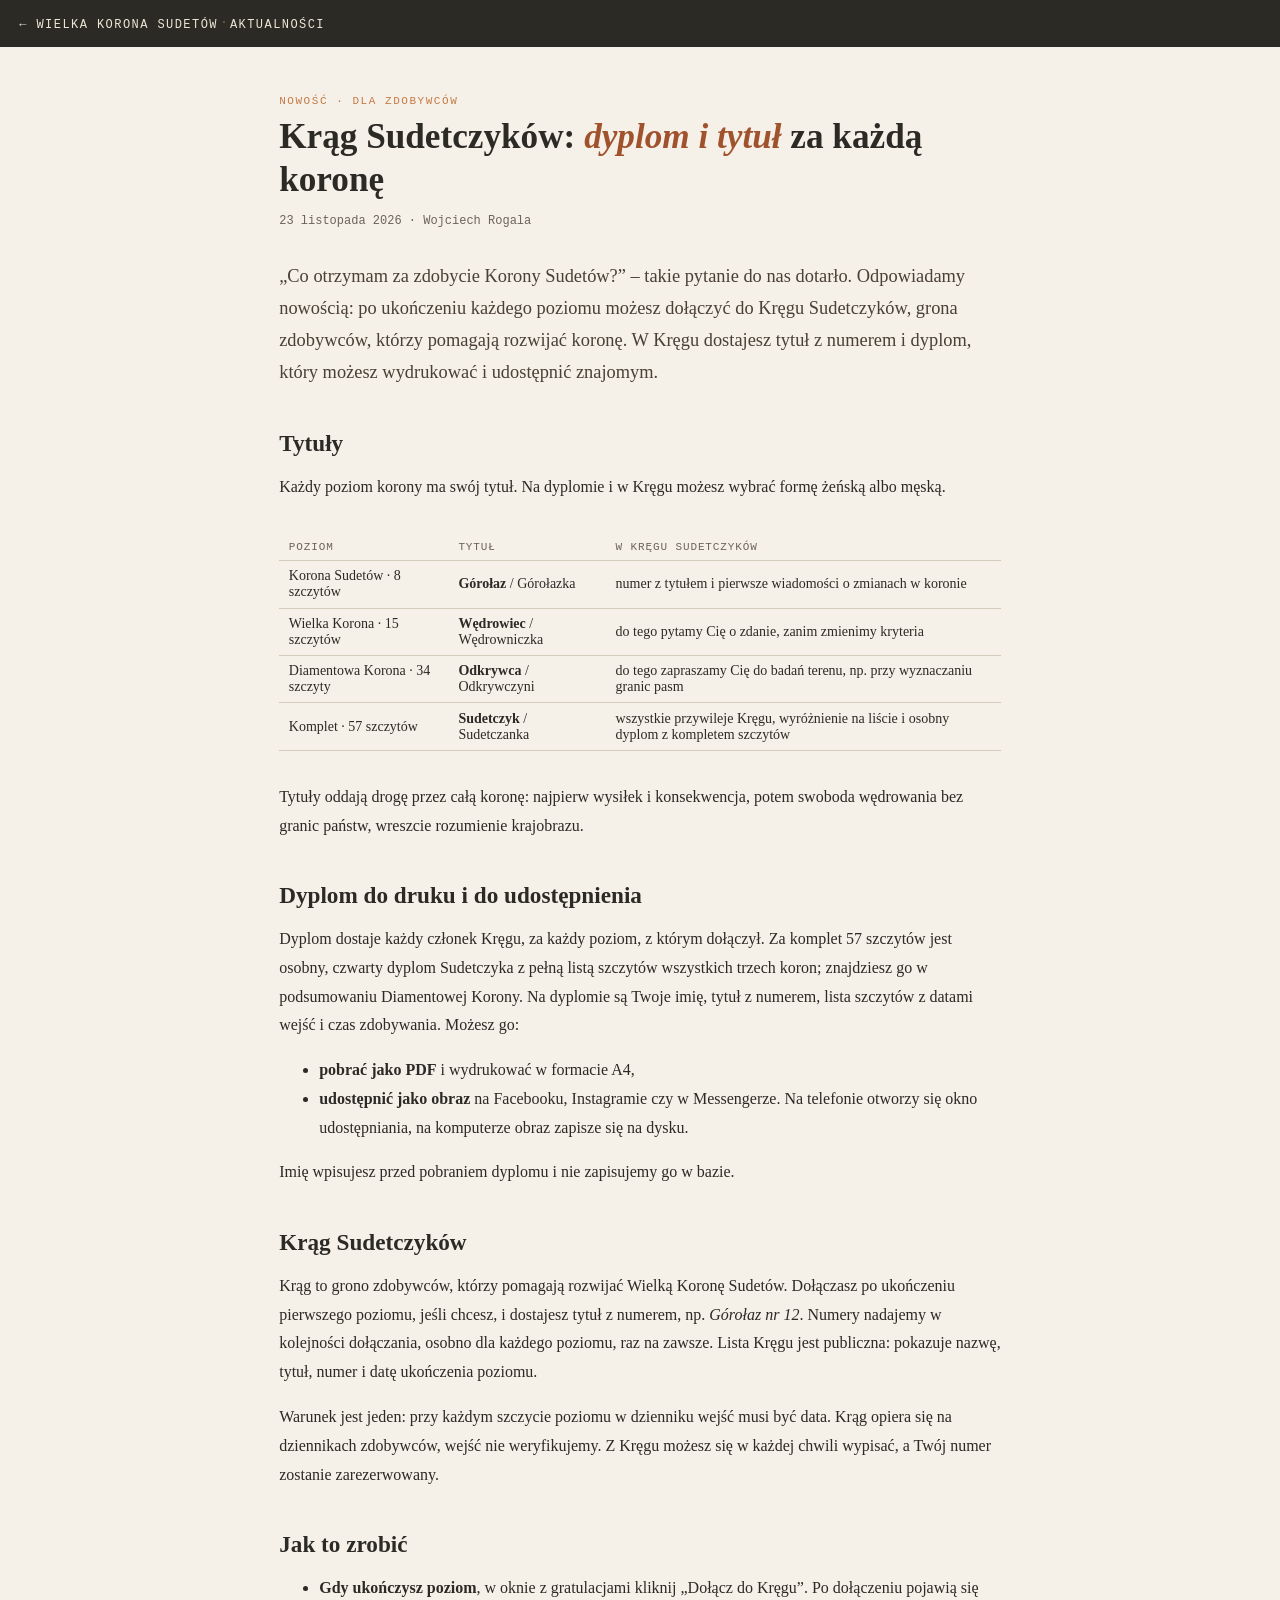
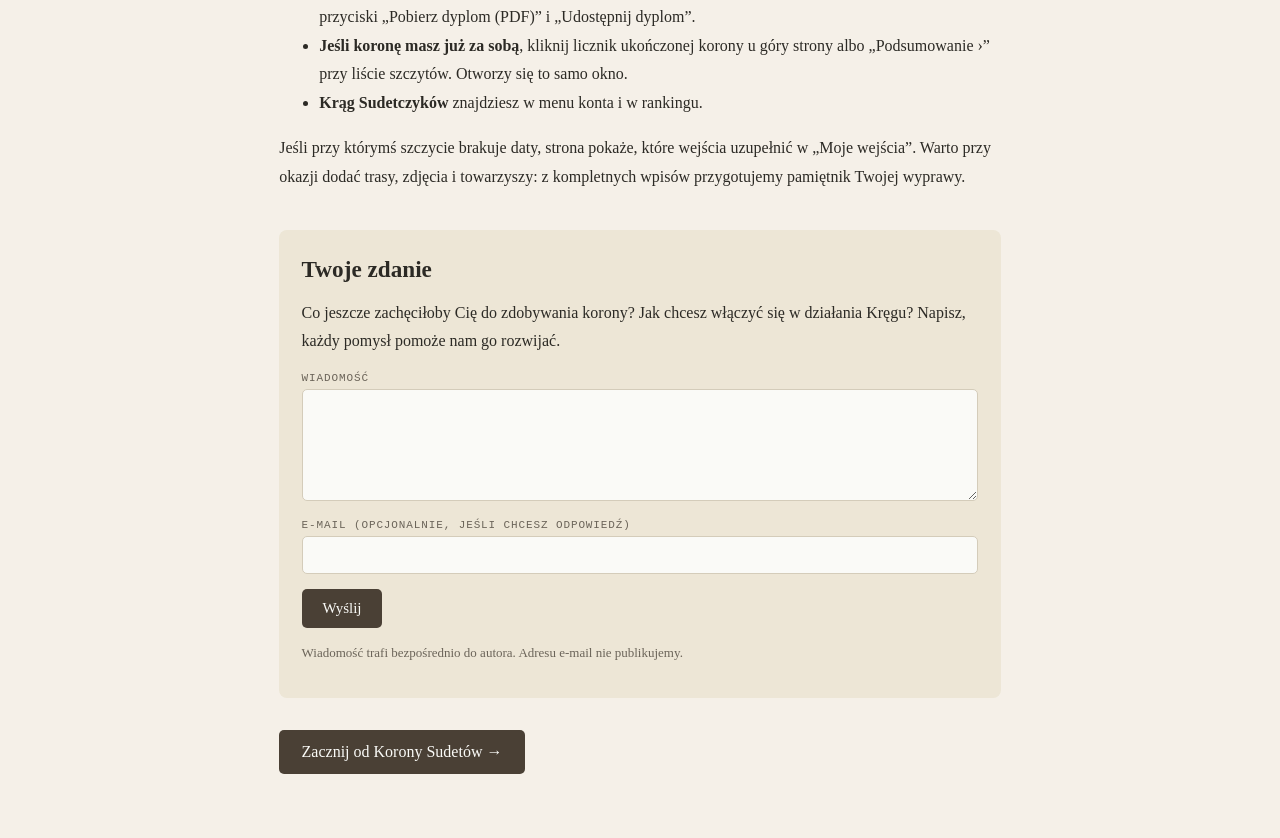
<file: aktualnosci/krag-sudetczykow.html>
<!DOCTYPE html>
<html lang="pl">
<head>
<meta charset="UTF-8">
<meta name="viewport" content="width=device-width, initial-scale=1.0">
<title>Krąg Sudetczyków: dyplom i tytuł za każdą koronę</title>
<meta name="description" content="Za każdy ukończony poziom Wielkiej Korony Sudetów tytuł z numerem w Kręgu Sudetczyków (Górołaz, Wędrowiec, Odkrywca, Sudetczyk) i dyplom do druku i udostępnienia dla członków Kręgu.">
<meta name="author" content="Wojciech Rogala">
<link rel="canonical" href="https://viasudetica.eu/aktualnosci/krag-sudetczykow.html">
<meta property="og:type" content="article">
<meta property="og:site_name" content="Wielka Korona Sudetów">
<meta property="og:title" content="Krąg Sudetczyków: dyplom i tytuł za każdą koronę">
<meta property="og:description" content="Co otrzymasz za zdobycie korony: dyplom, tytuł i miejsce w Kręgu Sudetczyków.">
<meta property="og:url" content="https://viasudetica.eu/aktualnosci/krag-sudetczykow.html">
<meta property="og:image" content="https://viasudetica.eu/hero.jpg">
<meta property="og:locale" content="pl_PL">
<script type="application/ld+json">
{
  "@context": "https://schema.org",
  "@type": "BlogPosting",
  "headline": "Krąg Sudetczyków: dyplom i tytuł za każdą koronę",
  "datePublished": "2026-11-23",
  "inLanguage": "pl",
  "author": {"@type": "Person", "name": "Wojciech Rogala"},
  "publisher": {"@type": "Organization", "name": "Wielka Korona Sudetów", "url": "https://viasudetica.eu/"},
  "mainEntityOfPage": "https://viasudetica.eu/aktualnosci/krag-sudetczykow.html"
}
</script>
<style>
:root {
  --stone:#2C2A25; --bark:#4A4035; --moss:#5C6B3A; --lichen:#8A9E5A;
  --cream:#F5F0E8; --parchment:#EDE6D6; --fog:#D4CCBA; --rust:#A0522D;
  --clay:#C47A45; --snow:#FAFAF7; --muted:#6b6459;
  --serif:Georgia, serif; --mono:'Courier New', monospace;
}
* { box-sizing:border-box; }
body { margin:0; background:var(--cream); color:var(--stone); font-family:var(--serif); }
a { color:var(--rust); }
.top { background:var(--stone); padding:0.9rem 1.2rem; }
.top a { color:var(--parchment); text-decoration:none; font-family:var(--mono); font-size:12px; letter-spacing:.12em; text-transform:uppercase; }
article { max-width:760px; margin:0 auto; padding:3rem 1.2rem 4rem; }
.label { font-family:var(--mono); font-size:11px; letter-spacing:.14em; text-transform:uppercase; color:var(--clay); }
h1 { font-size:2.2rem; line-height:1.2; margin:0.6rem 0 0.8rem; }
h1 em { color:var(--rust); }
.meta { font-family:var(--mono); font-size:12px; color:var(--muted); margin-bottom:2rem; }
.lead { font-size:1.15rem; line-height:1.75; color:var(--bark); }
h2 { font-size:1.45rem; margin:2.6rem 0 0.8rem; }
p, li { font-size:16px; line-height:1.8; }
.swap { display:grid; grid-template-columns:1fr auto 1fr; gap:1rem; align-items:stretch; margin:1.6rem 0; }
.swap .card { background:var(--snow); border-radius:8px; padding:1.1rem 1.2rem; border-left:3px solid var(--fog); }
.swap .card.new { border-left-color:var(--clay); }
.swap .arrow { align-self:center; font-size:1.6rem; color:var(--clay); }
.card .tag { font-family:var(--mono); font-size:10px; letter-spacing:.12em; text-transform:uppercase; color:var(--muted); }
.card .name { font-size:1.3rem; margin:0.3rem 0 0.5rem; }
.card .old .name { color:var(--muted); }
.card dl { display:grid; grid-template-columns:auto 1fr; gap:0.15rem 0.8rem; margin:0; font-size:14px; }
.card dt { color:var(--muted); }
.card dd { margin:0; }
.fact { background:var(--stone); color:var(--snow); border-radius:8px; padding:1.4rem 1.5rem; margin:2rem 0; }
.fact .label { color:var(--clay); }
.fact p { margin:0.5rem 0 0; color:var(--parchment); }
.fact strong { color:var(--snow); }
figure { margin:1.8rem 0; background:var(--snow); border-radius:8px; padding:1.2rem; }
figure svg { width:100%; height:auto; display:block; }
figcaption { font-size:13px; line-height:1.6; color:var(--muted); margin-top:0.6rem; }
table { width:100%; border-collapse:collapse; font-size:14px; margin:1rem 0; }
th, td { text-align:left; padding:0.45rem 0.6rem; border-bottom:1px solid var(--fog); }
th { font-family:var(--mono); font-size:11px; letter-spacing:.08em; text-transform:uppercase; color:var(--muted); font-weight:400; }
td.num, th.num { text-align:right; font-variant-numeric:tabular-nums; }
tr.win td { font-weight:bold; }
tr.was td { color:var(--muted); font-style:italic; }
h3 { font-size:1.15rem; margin:2rem 0 0.5rem; color:var(--bark); }
.edu { background:var(--parchment); border-radius:8px; padding:0.2rem 1.4rem 1.2rem; margin:2rem 0; }
.edu figure { background:var(--snow); }
.tablewrap { overflow-x:auto; }
.legend { list-style:none; padding:0; margin:0.7rem 0 0; display:flex; flex-wrap:wrap; gap:0.25rem 1.1rem; }
.legend li { font-size:13px; line-height:1.5; color:var(--bark); }
.legend i { display:inline-block; width:20px; height:3px; vertical-align:middle; margin-right:6px; }
.legend i.bracket { width:3px; height:12px; background:#A0522D; margin:0 14px 0 9px; }
.charts { display:grid; grid-template-columns:1fr 1fr; gap:1rem; margin:1.4rem 0; }
.chart { display:flex; flex-direction:column; gap:0.35rem; background:var(--snow); border-radius:8px; border-left:3px solid var(--clay); padding:1rem 1.2rem; text-decoration:none; color:var(--bark); font-size:14px; line-height:1.6; }
.chart:hover { background:#fff; }
.chart strong { font-size:1.1rem; color:var(--stone); }
.chart .tag { font-family:var(--mono); font-size:10px; letter-spacing:.12em; text-transform:uppercase; color:var(--muted); }
.chart .more { color:var(--rust); }
.note { color:var(--muted); font-size:13px; }
.talk { background:var(--parchment); border-radius:8px; padding:0.2rem 1.4rem 1.3rem; margin:2.4rem 0 1rem; }
.talk h2 { margin-top:1.4rem; }
.talk label { display:block; font-family:var(--mono); font-size:11px; letter-spacing:.08em; text-transform:uppercase; color:var(--muted); margin:0.9rem 0 0.3rem; }
.talk textarea, .talk input { width:100%; font:inherit; font-size:15px; padding:0.6rem 0.7rem; border:1px solid var(--fog); border-radius:5px; background:var(--snow); color:var(--stone); }
.talk textarea { min-height:7rem; resize:vertical; }
.talk button { margin-top:0.9rem; background:var(--bark); color:var(--snow); border:0; border-radius:5px; padding:0.7rem 1.3rem; font:inherit; font-size:15px; cursor:pointer; }
.talk button:disabled { opacity:.6; cursor:default; }
.talk .status { margin-top:0.7rem; font-size:14px; color:var(--moss); }
.talk .status.err { color:var(--rust); }
.qa { border-left:3px solid var(--lichen); padding:0.2rem 0 0.2rem 1rem; margin:1.2rem 0; }
.qa .q { font-style:italic; color:var(--moss); }
.cta { display:inline-block; background:var(--bark); color:var(--snow); text-decoration:none; padding:0.8rem 1.4rem; border-radius:5px; margin-top:1rem; }
.sources { font-size:13px; color:var(--muted); }
.sources li { font-size:13px; line-height:1.6; }
@media (max-width:640px) {
  h1 { font-size:1.7rem; }
  .swap { grid-template-columns:1fr; }
  .charts { grid-template-columns:1fr; }
  .edu { padding:0.2rem 1rem 1rem; }
  .edu figure { padding:0.7rem; margin:1.4rem -0.4rem; }
  table { font-size:13px; }
  th, td { padding:0.4rem 0.35rem; }
  .swap .arrow { transform:rotate(90deg); justify-self:center; }
}
</style>
</head>
<body>
<div class="top"><a href="https://viasudetica.eu/">← Wielka Korona Sudetów</a> <span style="color:#6b6459">·</span> <a href="./">Aktualności</a></div>
<article>
  <div class="label">Nowość · Dla zdobywców</div>
  <h1>Krąg Sudetczyków: <em>dyplom i tytuł</em> za każdą koronę</h1>
  <div class="meta">23 listopada 2026 · Wojciech Rogala</div>

  <p class="lead">„Co otrzymam za zdobycie Korony Sudetów?” – takie pytanie do nas dotarło. Odpowiadamy nowością: po ukończeniu każdego poziomu możesz dołączyć do Kręgu Sudetczyków, grona zdobywców, którzy pomagają rozwijać koronę. W Kręgu dostajesz tytuł z numerem i dyplom, który możesz wydrukować i udostępnić znajomym.</p>

  <h2>Tytuły</h2>
  <p>Każdy poziom korony ma swój tytuł. Na dyplomie i w Kręgu możesz wybrać formę żeńską albo męską.</p>
  <div class="tablewrap"><table>
    <tr><th>Poziom</th><th>Tytuł</th><th>W Kręgu Sudetczyków</th></tr>
    <tr><td>Korona Sudetów · 8 szczytów</td><td><strong>Górołaz</strong> / Górołazka</td><td>numer z tytułem i pierwsze wiadomości o zmianach w koronie</td></tr>
    <tr><td>Wielka Korona · 15 szczytów</td><td><strong>Wędrowiec</strong> / Wędrowniczka</td><td>do tego pytamy Cię o zdanie, zanim zmienimy kryteria</td></tr>
    <tr><td>Diamentowa Korona · 34 szczyty</td><td><strong>Odkrywca</strong> / Odkrywczyni</td><td>do tego zapraszamy Cię do badań terenu, np. przy wyznaczaniu granic pasm</td></tr>
    <tr><td>Komplet · 57 szczytów</td><td><strong>Sudetczyk</strong> / Sudetczanka</td><td>wszystkie przywileje Kręgu, wyróżnienie na liście i osobny dyplom z kompletem szczytów</td></tr>
  </table></div>
  <p>Tytuły oddają drogę przez całą koronę: najpierw wysiłek i konsekwencja, potem swoboda wędrowania bez granic państw, wreszcie rozumienie krajobrazu.</p>

  <h2>Dyplom do druku i do udostępnienia</h2>
  <p>Dyplom dostaje każdy członek Kręgu, za każdy poziom, z którym dołączył. Za komplet 57 szczytów jest osobny, czwarty dyplom Sudetczyka z pełną listą szczytów wszystkich trzech koron; znajdziesz go w podsumowaniu Diamentowej Korony. Na dyplomie są Twoje imię, tytuł z numerem, lista szczytów z datami wejść i czas zdobywania. Możesz go:</p>
  <ul>
    <li><strong>pobrać jako PDF</strong> i wydrukować w formacie A4,</li>
    <li><strong>udostępnić jako obraz</strong> na Facebooku, Instagramie czy w Messengerze. Na telefonie otworzy się okno udostępniania, na komputerze obraz zapisze się na dysku.</li>
  </ul>
  <p>Imię wpisujesz przed pobraniem dyplomu i nie zapisujemy go w bazie.</p>

  <h2>Krąg Sudetczyków</h2>
  <p>Krąg to grono zdobywców, którzy pomagają rozwijać Wielką Koronę Sudetów. Dołączasz po ukończeniu pierwszego poziomu, jeśli chcesz, i dostajesz tytuł z numerem, np. <em>Górołaz nr 12</em>. Numery nadajemy w kolejności dołączania, osobno dla każdego poziomu, raz na zawsze. Lista Kręgu jest publiczna: pokazuje nazwę, tytuł, numer i datę ukończenia poziomu.</p>
  <p>Warunek jest jeden: przy każdym szczycie poziomu w dzienniku wejść musi być data. Krąg opiera się na dziennikach zdobywców, wejść nie weryfikujemy. Z Kręgu możesz się w każdej chwili wypisać, a Twój numer zostanie zarezerwowany.</p>

  <h2>Jak to zrobić</h2>
  <ul>
    <li><strong>Gdy ukończysz poziom</strong>, w oknie z gratulacjami kliknij „Dołącz do Kręgu”. Po dołączeniu pojawią się przyciski „Pobierz dyplom (PDF)” i „Udostępnij dyplom”.</li>
    <li><strong>Jeśli koronę masz już za sobą</strong>, kliknij licznik ukończonej korony u góry strony albo „Podsumowanie ›” przy liście szczytów. Otworzy się to samo okno.</li>
    <li><strong>Krąg Sudetczyków</strong> znajdziesz w menu konta i w rankingu.</li>
  </ul>
  <p>Jeśli przy którymś szczycie brakuje daty, strona pokaże, które wejścia uzupełnić w „Moje wejścia”. Warto przy okazji dodać trasy, zdjęcia i towarzyszy: z kompletnych wpisów przygotujemy pamiętnik Twojej wyprawy.</p>

  <!-- Ramka „Twoje zdanie”: treść Promocja, działanie Interfejs (rozmowa.js) -->
  <section class="talk" id="twoje-zdanie" data-post="krag-sudetczykow" hidden>
    <h2>Twoje zdanie</h2>
    <p>Co jeszcze zachęciłoby Cię do zdobywania korony? Jak chcesz włączyć się w działania Kręgu? Napisz, każdy pomysł pomoże nam go rozwijać.</p>
    <form id="talk-form">
      <label for="talk-msg">Wiadomość</label>
      <textarea id="talk-msg" maxlength="3000" required></textarea>
      <label for="talk-email">E-mail (opcjonalnie, jeśli chcesz odpowiedź)</label>
      <input type="email" id="talk-email" autocomplete="email" maxlength="200">
      <button type="submit" id="talk-send">Wyślij</button>
      <div class="status" id="talk-status" role="status"></div>
    </form>
    <p class="note">Wiadomość trafi bezpośrednio do autora. Adresu e-mail nie publikujemy.</p>
  </section>

  <a class="cta" href="../#map-section">Zacznij od Korony Sudetów →</a>
</article>
<script src="rozmowa.js?v=20261111" defer></script>
</body>
</html>
</file>
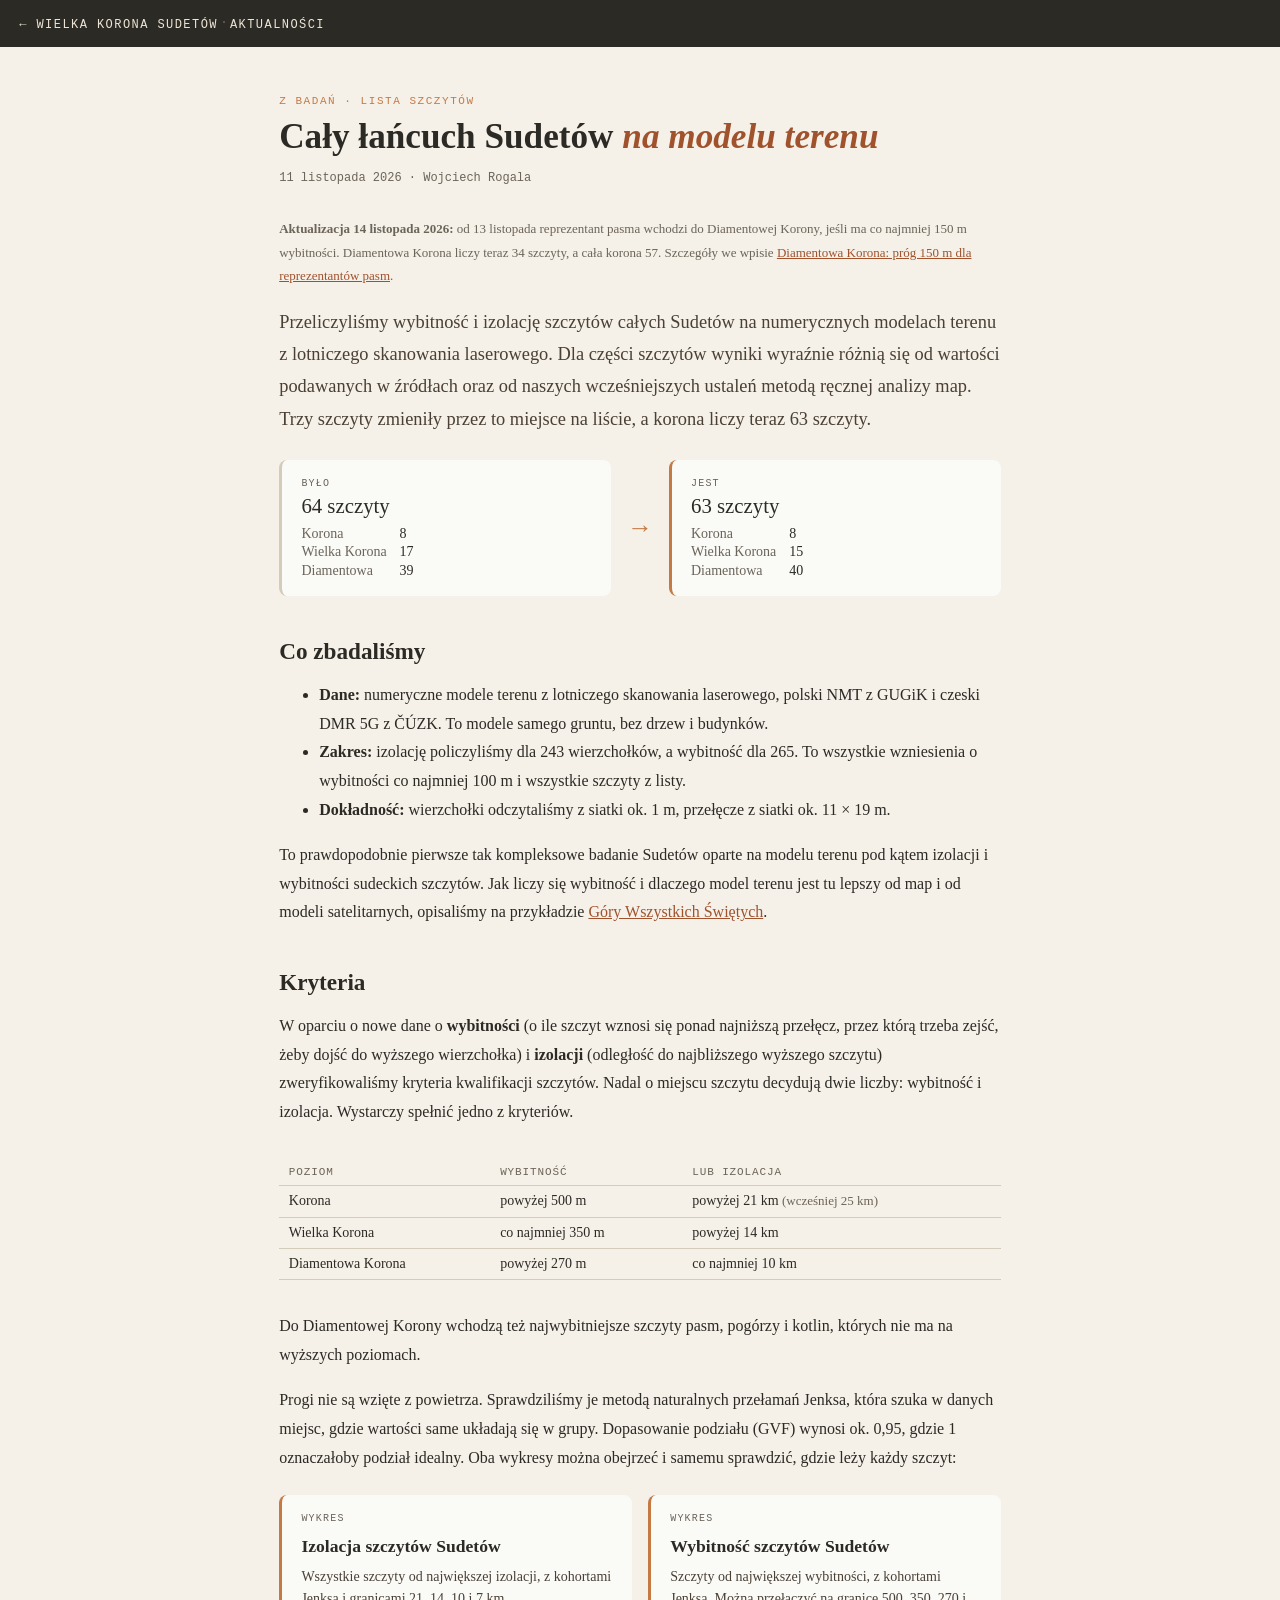
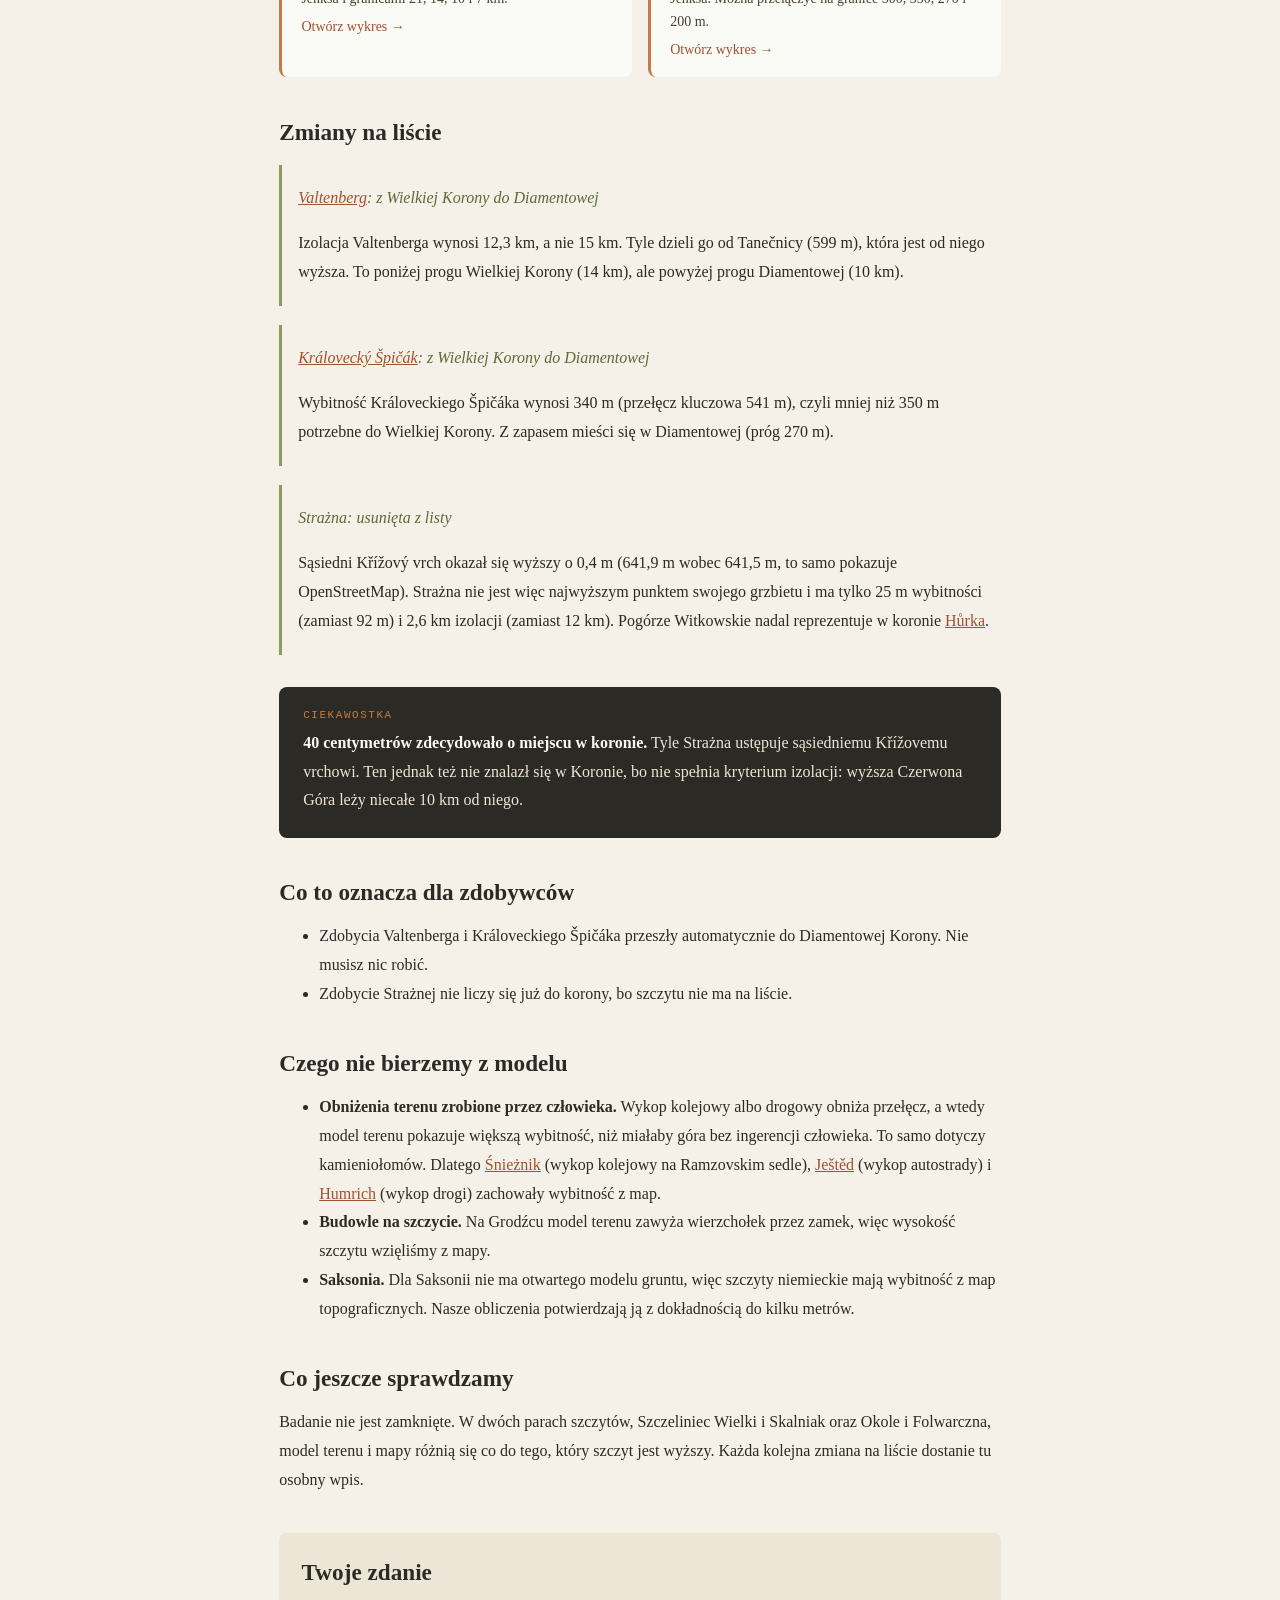
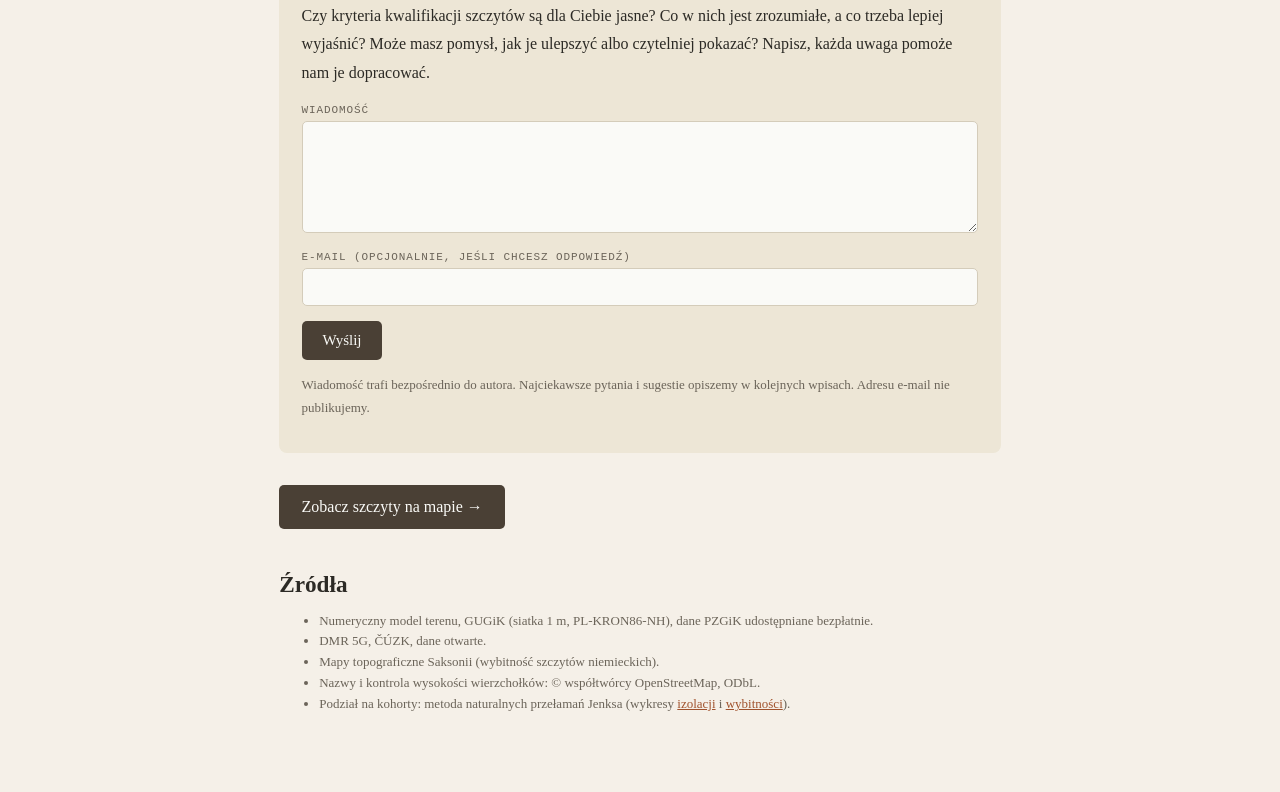
<file: aktualnosci/sudety-na-modelu-terenu.html>
<!DOCTYPE html>
<html lang="pl">
<head>
<meta charset="UTF-8">
<meta name="viewport" content="width=device-width, initial-scale=1.0">
<title>Cały łańcuch Sudetów na modelu terenu: nowe kryteria i zmiany w koronie</title>
<meta name="description" content="Przeliczyliśmy wybitność i izolację szczytów całych Sudetów na modelach terenu GUGiK i ČÚZK. Valtenberg i Královecký Špičák przeszły do Diamentowej Korony, Strażna wypadła z listy; korona liczy 63 szczyty.">
<meta name="author" content="Wojciech Rogala">
<link rel="canonical" href="https://viasudetica.eu/aktualnosci/sudety-na-modelu-terenu.html">
<meta property="og:type" content="article">
<meta property="og:site_name" content="Wielka Korona Sudetów">
<meta property="og:title" content="Cały łańcuch Sudetów na modelu terenu">
<meta property="og:description" content="Nowe pomiary wybitności i izolacji: 8/15/40 = 63 szczyty. Co się zmieniło i dlaczego.">
<meta property="og:url" content="https://viasudetica.eu/aktualnosci/sudety-na-modelu-terenu.html">
<meta property="og:image" content="https://viasudetica.eu/hero.jpg">
<meta property="og:locale" content="pl_PL">
<script type="application/ld+json">
{
  "@context": "https://schema.org",
  "@type": "BlogPosting",
  "headline": "Cały łańcuch Sudetów na modelu terenu: nowe kryteria i zmiany w koronie",
  "datePublished": "2026-11-11",
  "inLanguage": "pl",
  "author": {"@type": "Person", "name": "Wojciech Rogala"},
  "publisher": {"@type": "Organization", "name": "Wielka Korona Sudetów", "url": "https://viasudetica.eu/"},
  "mainEntityOfPage": "https://viasudetica.eu/aktualnosci/sudety-na-modelu-terenu.html"
}
</script>
<style>
:root {
  --stone:#2C2A25; --bark:#4A4035; --moss:#5C6B3A; --lichen:#8A9E5A;
  --cream:#F5F0E8; --parchment:#EDE6D6; --fog:#D4CCBA; --rust:#A0522D;
  --clay:#C47A45; --snow:#FAFAF7; --muted:#6b6459;
  --serif:Georgia, serif; --mono:'Courier New', monospace;
}
* { box-sizing:border-box; }
body { margin:0; background:var(--cream); color:var(--stone); font-family:var(--serif); }
a { color:var(--rust); }
.top { background:var(--stone); padding:0.9rem 1.2rem; }
.top a { color:var(--parchment); text-decoration:none; font-family:var(--mono); font-size:12px; letter-spacing:.12em; text-transform:uppercase; }
article { max-width:760px; margin:0 auto; padding:3rem 1.2rem 4rem; }
.label { font-family:var(--mono); font-size:11px; letter-spacing:.14em; text-transform:uppercase; color:var(--clay); }
h1 { font-size:2.2rem; line-height:1.2; margin:0.6rem 0 0.8rem; }
h1 em { color:var(--rust); }
.meta { font-family:var(--mono); font-size:12px; color:var(--muted); margin-bottom:2rem; }
.lead { font-size:1.15rem; line-height:1.75; color:var(--bark); }
h2 { font-size:1.45rem; margin:2.6rem 0 0.8rem; }
p, li { font-size:16px; line-height:1.8; }
.swap { display:grid; grid-template-columns:1fr auto 1fr; gap:1rem; align-items:stretch; margin:1.6rem 0; }
.swap .card { background:var(--snow); border-radius:8px; padding:1.1rem 1.2rem; border-left:3px solid var(--fog); }
.swap .card.new { border-left-color:var(--clay); }
.swap .arrow { align-self:center; font-size:1.6rem; color:var(--clay); }
.card .tag { font-family:var(--mono); font-size:10px; letter-spacing:.12em; text-transform:uppercase; color:var(--muted); }
.card .name { font-size:1.3rem; margin:0.3rem 0 0.5rem; }
.card .old .name { color:var(--muted); }
.card dl { display:grid; grid-template-columns:auto 1fr; gap:0.15rem 0.8rem; margin:0; font-size:14px; }
.card dt { color:var(--muted); }
.card dd { margin:0; }
.fact { background:var(--stone); color:var(--snow); border-radius:8px; padding:1.4rem 1.5rem; margin:2rem 0; }
.fact .label { color:var(--clay); }
.fact p { margin:0.5rem 0 0; color:var(--parchment); }
.fact strong { color:var(--snow); }
figure { margin:1.8rem 0; background:var(--snow); border-radius:8px; padding:1.2rem; }
figure svg { width:100%; height:auto; display:block; }
figcaption { font-size:13px; line-height:1.6; color:var(--muted); margin-top:0.6rem; }
table { width:100%; border-collapse:collapse; font-size:14px; margin:1rem 0; }
th, td { text-align:left; padding:0.45rem 0.6rem; border-bottom:1px solid var(--fog); }
th { font-family:var(--mono); font-size:11px; letter-spacing:.08em; text-transform:uppercase; color:var(--muted); font-weight:400; }
td.num { text-align:right; font-variant-numeric:tabular-nums; }
tr.win td { font-weight:bold; }
tr.was td { color:var(--muted); font-style:italic; }
h3 { font-size:1.15rem; margin:2rem 0 0.5rem; color:var(--bark); }
.edu { background:var(--parchment); border-radius:8px; padding:0.2rem 1.4rem 1.2rem; margin:2rem 0; }
.edu figure { background:var(--snow); }
.tablewrap { overflow-x:auto; }
.legend { list-style:none; padding:0; margin:0.7rem 0 0; display:flex; flex-wrap:wrap; gap:0.25rem 1.1rem; }
.legend li { font-size:13px; line-height:1.5; color:var(--bark); }
.legend i { display:inline-block; width:20px; height:3px; vertical-align:middle; margin-right:6px; }
.legend i.bracket { width:3px; height:12px; background:#A0522D; margin:0 14px 0 9px; }
.charts { display:grid; grid-template-columns:1fr 1fr; gap:1rem; margin:1.4rem 0; }
.chart { display:flex; flex-direction:column; gap:0.35rem; background:var(--snow); border-radius:8px; border-left:3px solid var(--clay); padding:1rem 1.2rem; text-decoration:none; color:var(--bark); font-size:14px; line-height:1.6; }
.chart:hover { background:#fff; }
.chart strong { font-size:1.1rem; color:var(--stone); }
.chart .tag { font-family:var(--mono); font-size:10px; letter-spacing:.12em; text-transform:uppercase; color:var(--muted); }
.chart .more { color:var(--rust); }
.note { color:var(--muted); font-size:13px; }
.talk { background:var(--parchment); border-radius:8px; padding:0.2rem 1.4rem 1.3rem; margin:2.4rem 0 1rem; }
.talk h2 { margin-top:1.4rem; }
.talk label { display:block; font-family:var(--mono); font-size:11px; letter-spacing:.08em; text-transform:uppercase; color:var(--muted); margin:0.9rem 0 0.3rem; }
.talk textarea, .talk input { width:100%; font:inherit; font-size:15px; padding:0.6rem 0.7rem; border:1px solid var(--fog); border-radius:5px; background:var(--snow); color:var(--stone); }
.talk textarea { min-height:7rem; resize:vertical; }
.talk button { margin-top:0.9rem; background:var(--bark); color:var(--snow); border:0; border-radius:5px; padding:0.7rem 1.3rem; font:inherit; font-size:15px; cursor:pointer; }
.talk button:disabled { opacity:.6; cursor:default; }
.talk .status { margin-top:0.7rem; font-size:14px; color:var(--moss); }
.talk .status.err { color:var(--rust); }
.qa { border-left:3px solid var(--lichen); padding:0.2rem 0 0.2rem 1rem; margin:1.2rem 0; }
.qa .q { font-style:italic; color:var(--moss); }
.cta { display:inline-block; background:var(--bark); color:var(--snow); text-decoration:none; padding:0.8rem 1.4rem; border-radius:5px; margin-top:1rem; }
.sources { font-size:13px; color:var(--muted); }
.sources li { font-size:13px; line-height:1.6; }
@media (max-width:640px) {
  h1 { font-size:1.7rem; }
  .swap { grid-template-columns:1fr; }
  .charts { grid-template-columns:1fr; }
  .edu { padding:0.2rem 1rem 1rem; }
  .edu figure { padding:0.7rem; margin:1.4rem -0.4rem; }
  table { font-size:13px; }
  th, td { padding:0.4rem 0.35rem; }
  .swap .arrow { transform:rotate(90deg); justify-self:center; }
}
</style>
</head>
<body>
<div class="top"><a href="https://viasudetica.eu/">← Wielka Korona Sudetów</a> <span style="color:#6b6459">·</span> <a href="./">Aktualności</a></div>
<article>
  <div class="label">Z badań · Lista szczytów</div>
  <h1>Cały łańcuch Sudetów <em>na modelu terenu</em></h1>
  <div class="meta">11 listopada 2026 · Wojciech Rogala</div>
  <p class="note"><strong>Aktualizacja 14 listopada 2026:</strong> od 13 listopada reprezentant pasma wchodzi do Diamentowej Korony, jeśli ma co najmniej 150 m wybitności. Diamentowa Korona liczy teraz 34 szczyty, a cała korona 57. Szczegóły we wpisie <a href="diamentowa-korona-150-m.html">Diamentowa Korona: próg 150 m dla reprezentantów pasm</a>.</p>

  <p class="lead">Przeliczyliśmy wybitność i izolację szczytów całych Sudetów na numerycznych modelach terenu z lotniczego skanowania laserowego. Dla części szczytów wyniki wyraźnie różnią się od wartości podawanych w źródłach oraz od naszych wcześniejszych ustaleń metodą ręcznej analizy map. Trzy szczyty zmieniły przez to miejsce na liście, a korona liczy teraz 63 szczyty.</p>

  <div class="swap">
    <div class="card old">
      <div class="tag">Było</div>
      <div class="name">64 szczyty</div>
      <dl><dt>Korona</dt><dd>8</dd><dt>Wielka Korona</dt><dd>17</dd><dt>Diamentowa</dt><dd>39</dd></dl>
    </div>
    <div class="arrow">→</div>
    <div class="card new">
      <div class="tag">Jest</div>
      <div class="name">63 szczyty</div>
      <dl><dt>Korona</dt><dd>8</dd><dt>Wielka Korona</dt><dd>15</dd><dt>Diamentowa</dt><dd>40</dd></dl>
    </div>
  </div>

  <h2>Co zbadaliśmy</h2>
  <ul>
    <li><strong>Dane:</strong> numeryczne modele terenu z lotniczego skanowania laserowego, polski NMT z GUGiK i czeski DMR 5G z ČÚZK. To modele samego gruntu, bez drzew i budynków.</li>
    <li><strong>Zakres:</strong> izolację policzyliśmy dla 243 wierzchołków, a wybitność dla 265. To wszystkie wzniesienia o wybitności co najmniej 100 m i wszystkie szczyty z listy.</li>
    <li><strong>Dokładność:</strong> wierzchołki odczytaliśmy z siatki ok. 1 m, przełęcze z siatki ok. 11 × 19 m.</li>
  </ul>
  <p>To prawdopodobnie pierwsze tak kompleksowe badanie Sudetów oparte na modelu terenu pod kątem izolacji i wybitności sudeckich szczytów. Jak liczy się wybitność i dlaczego model terenu jest tu lepszy od map i od modeli satelitarnych, opisaliśmy na przykładzie <a href="gora-wszystkich-swietych.html">Góry Wszystkich Świętych</a>.</p>

  <h2>Kryteria</h2>
  <p>W oparciu o nowe dane o <strong>wybitności</strong> (o ile szczyt wznosi się ponad najniższą przełęcz, przez którą trzeba zejść, żeby dojść do wyższego wierzchołka) i <strong>izolacji</strong> (odległość do najbliższego wyższego szczytu) zweryfikowaliśmy kryteria kwalifikacji szczytów. Nadal o miejscu szczytu decydują dwie liczby: wybitność i izolacja. Wystarczy spełnić jedno z kryteriów.</p>
  <div class="tablewrap"><table>
    <tr><th>Poziom</th><th>Wybitność</th><th>lub izolacja</th></tr>
    <tr><td>Korona</td><td>powyżej 500 m</td><td>powyżej 21 km <span class="note">(wcześniej 25 km)</span></td></tr>
    <tr><td>Wielka Korona</td><td>co najmniej 350 m</td><td>powyżej 14 km</td></tr>
    <tr><td>Diamentowa Korona</td><td>powyżej 270 m</td><td>co najmniej 10 km</td></tr>
  </table></div>
  <p>Do Diamentowej Korony wchodzą też najwybitniejsze szczyty pasm, pogórzy i kotlin, których nie ma na wyższych poziomach.</p>
  <p>Progi nie są wzięte z powietrza. Sprawdziliśmy je metodą naturalnych przełamań Jenksa, która szuka w danych miejsc, gdzie wartości same układają się w grupy. Dopasowanie podziału (GVF) wynosi ok. 0,95, gdzie 1 oznaczałoby podział idealny. Oba wykresy można obejrzeć i samemu sprawdzić, gdzie leży każdy szczyt:</p>
  <div class="charts">
    <a class="chart" href="../izolacja.html">
      <span class="tag">Wykres</span>
      <strong>Izolacja szczytów Sudetów</strong>
      <span>Wszystkie szczyty od największej izolacji, z kohortami Jenksa i granicami 21, 14, 10 i 7 km.</span>
      <span class="more">Otwórz wykres →</span>
    </a>
    <a class="chart" href="../wybitnosc.html">
      <span class="tag">Wykres</span>
      <strong>Wybitność szczytów Sudetów</strong>
      <span>Szczyty od największej wybitności, z kohortami Jenksa. Można przełączyć na granice 500, 350, 270 i 200 m.</span>
      <span class="more">Otwórz wykres →</span>
    </a>
  </div>

  <h2>Zmiany na liście</h2>
  <div class="qa">
    <p class="q"><a href="../?szczyt=valtenberg">Valtenberg</a>: z Wielkiej Korony do Diamentowej</p>
    <p>Izolacja Valtenberga wynosi 12,3 km, a nie 15 km. Tyle dzieli go od Tanečnicy (599 m), która jest od niego wyższa. To poniżej progu Wielkiej Korony (14 km), ale powyżej progu Diamentowej (10 km).</p>
  </div>
  <div class="qa">
    <p class="q"><a href="../?szczyt=kralovecky-spicak">Královecký Špičák</a>: z Wielkiej Korony do Diamentowej</p>
    <p>Wybitność Královeckiego Špičáka wynosi 340 m (przełęcz kluczowa 541 m), czyli mniej niż 350 m potrzebne do Wielkiej Korony. Z zapasem mieści się w Diamentowej (próg 270 m).</p>
  </div>
  <div class="qa">
    <p class="q">Strażna: usunięta z listy</p>
    <p>Sąsiedni Křížový vrch okazał się wyższy o 0,4 m (641,9 m wobec 641,5 m, to samo pokazuje OpenStreetMap). Strażna nie jest więc najwyższym punktem swojego grzbietu i ma tylko 25 m wybitności (zamiast 92 m) i 2,6 km izolacji (zamiast 12 km). Pogórze Witkowskie nadal reprezentuje w koronie <a href="../?szczyt=hurka">Hůrka</a>.</p>
  </div>

  <div class="fact">
    <div class="label">Ciekawostka</div>
    <p><strong>40 centymetrów zdecydowało o miejscu w koronie.</strong> Tyle Strażna ustępuje sąsiedniemu Křížovemu vrchowi. Ten jednak też nie znalazł się w Koronie, bo nie spełnia kryterium izolacji: wyższa Czerwona Góra leży niecałe 10 km od niego.</p>
  </div>

  <h2>Co to oznacza dla zdobywców</h2>
  <ul>
    <li>Zdobycia Valtenberga i Královeckiego Špičáka przeszły automatycznie do Diamentowej Korony. Nie musisz nic robić.</li>
    <li>Zdobycie Strażnej nie liczy się już do korony, bo szczytu nie ma na liście.</li>
  </ul>

  <h2>Czego nie bierzemy z modelu</h2>
  <ul>
    <li><strong>Obniżenia terenu zrobione przez człowieka.</strong> Wykop kolejowy albo drogowy obniża przełęcz, a wtedy model terenu pokazuje większą wybitność, niż miałaby góra bez ingerencji człowieka. To samo dotyczy kamieniołomów. Dlatego <a href="../?szczyt=snieznik">Śnieżnik</a> (wykop kolejowy na Ramzovskim sedle), <a href="../?szczyt=jested">Ještěd</a> (wykop autostrady) i <a href="../?szczyt=humrich">Humrich</a> (wykop drogi) zachowały wybitność z map.</li>
    <li><strong>Budowle na szczycie.</strong> Na Grodźcu model terenu zawyża wierzchołek przez zamek, więc wysokość szczytu wzięliśmy z mapy.</li>
    <li><strong>Saksonia.</strong> Dla Saksonii nie ma otwartego modelu gruntu, więc szczyty niemieckie mają wybitność z map topograficznych. Nasze obliczenia potwierdzają ją z dokładnością do kilku metrów.</li>
  </ul>

  <h2>Co jeszcze sprawdzamy</h2>
  <p>Badanie nie jest zamknięte. W dwóch parach szczytów, Szczeliniec Wielki i Skalniak oraz Okole i Folwarczna, model terenu i mapy różnią się co do tego, który szczyt jest wyższy. Każda kolejna zmiana na liście dostanie tu osobny wpis.</p>

  <!-- Ramka „Twoje zdanie”: treść Promocja, działanie (zapis do feedback z polem post) Interfejs; skrypt odkrywa ramkę, gdy formularz jest gotowy -->
  <section class="talk" id="twoje-zdanie" data-post="sudety-na-modelu-terenu" hidden>
    <h2>Twoje zdanie</h2>
    <p>Czy kryteria kwalifikacji szczytów są dla Ciebie jasne? Co w nich jest zrozumiałe, a co trzeba lepiej wyjaśnić? Może masz pomysł, jak je ulepszyć albo czytelniej pokazać? Napisz, każda uwaga pomoże nam je dopracować.</p>
    <form id="talk-form">
      <label for="talk-msg">Wiadomość</label>
      <textarea id="talk-msg" maxlength="3000" required></textarea>
      <label for="talk-email">E-mail (opcjonalnie, jeśli chcesz odpowiedź)</label>
      <input type="email" id="talk-email" autocomplete="email" maxlength="200">
      <button type="submit" id="talk-send">Wyślij</button>
      <div class="status" id="talk-status" role="status"></div>
    </form>
    <p class="note">Wiadomość trafi bezpośrednio do autora. Najciekawsze pytania i sugestie opiszemy w kolejnych wpisach. Adresu e-mail nie publikujemy.</p>
  </section>

  <a class="cta" href="../#map-section">Zobacz szczyty na mapie →</a>

  <h2>Źródła</h2>
  <ul class="sources">
    <li>Numeryczny model terenu, GUGiK (siatka 1 m, PL-KRON86-NH), dane PZGiK udostępniane bezpłatnie.</li>
    <li>DMR 5G, ČÚZK, dane otwarte.</li>
    <li>Mapy topograficzne Saksonii (wybitność szczytów niemieckich).</li>
    <li>Nazwy i kontrola wysokości wierzchołków: © współtwórcy OpenStreetMap, ODbL.</li>
    <li>Podział na kohorty: metoda naturalnych przełamań Jenksa (wykresy <a href="../izolacja.html">izolacji</a> i <a href="../wybitnosc.html">wybitności</a>).</li>
  </ul>
</article>
<script src="rozmowa.js?v=20261111" defer></script>
</body>
</html>
</file>
